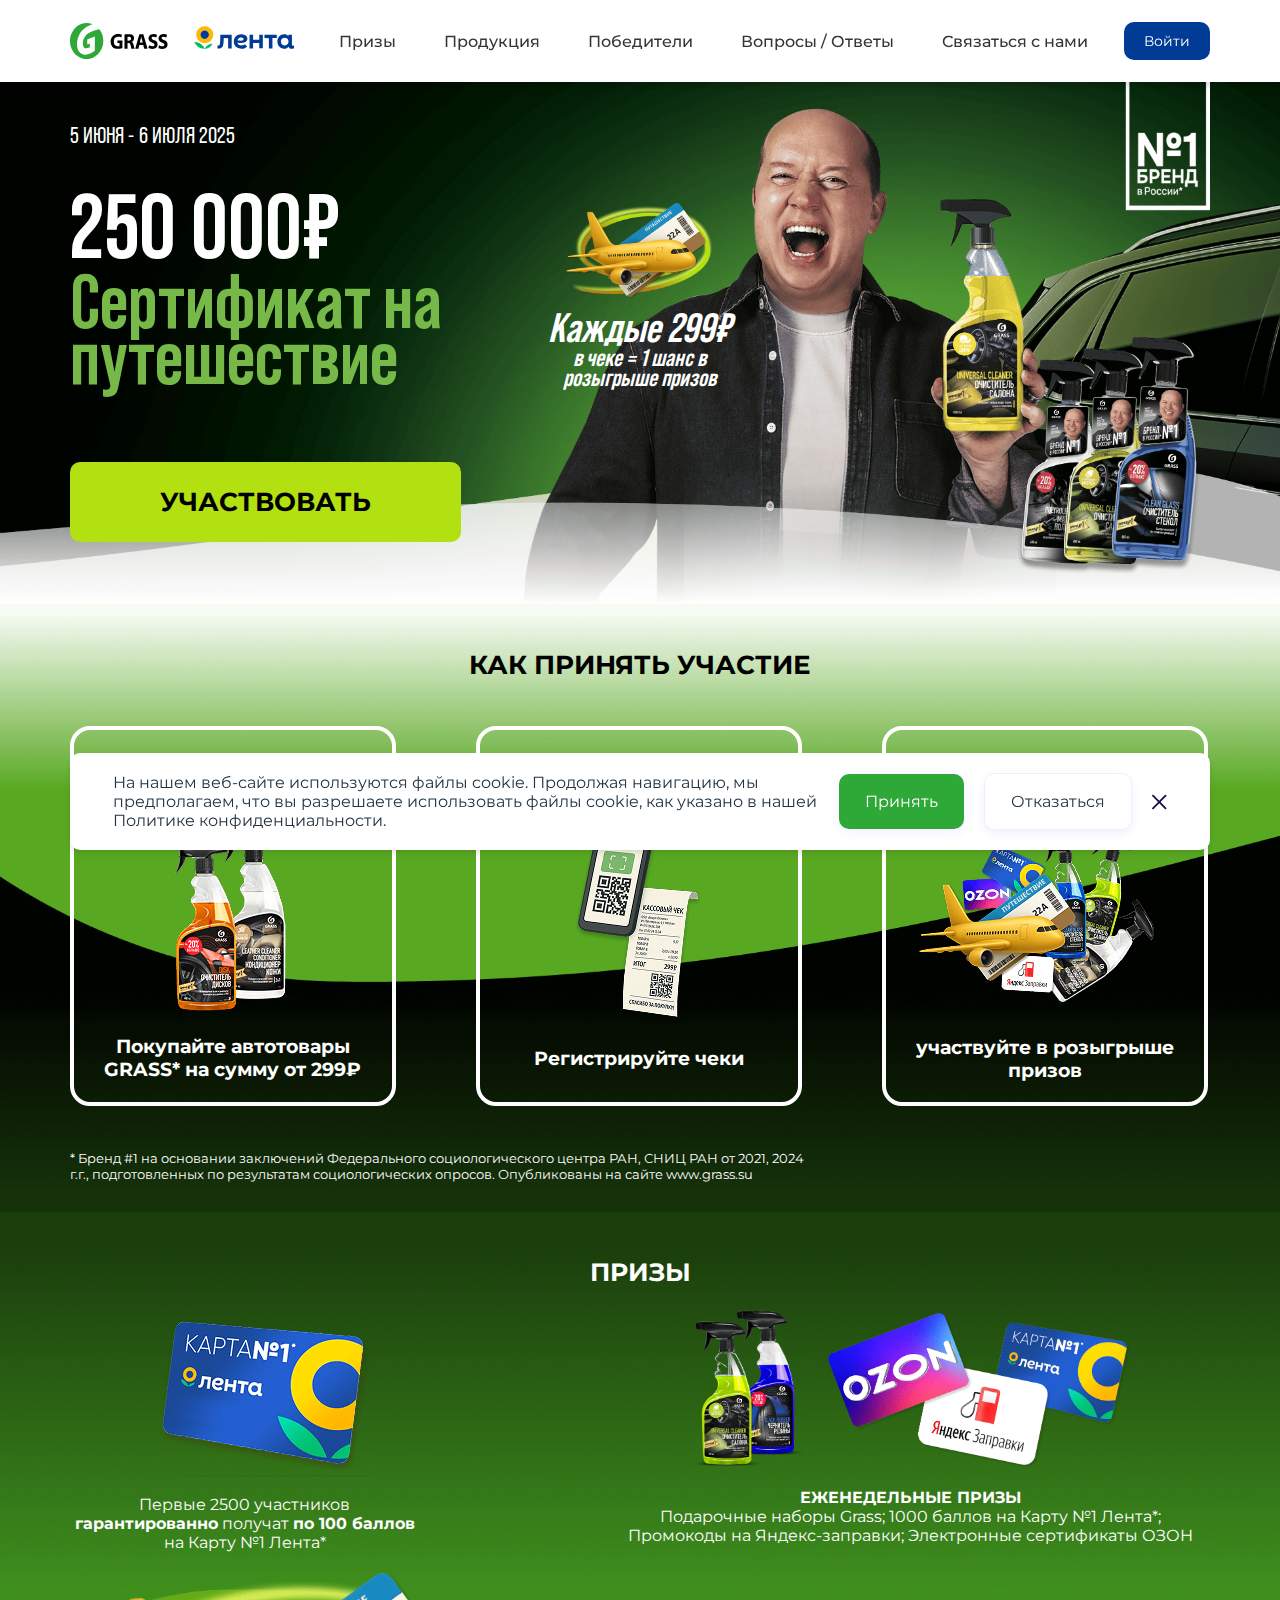
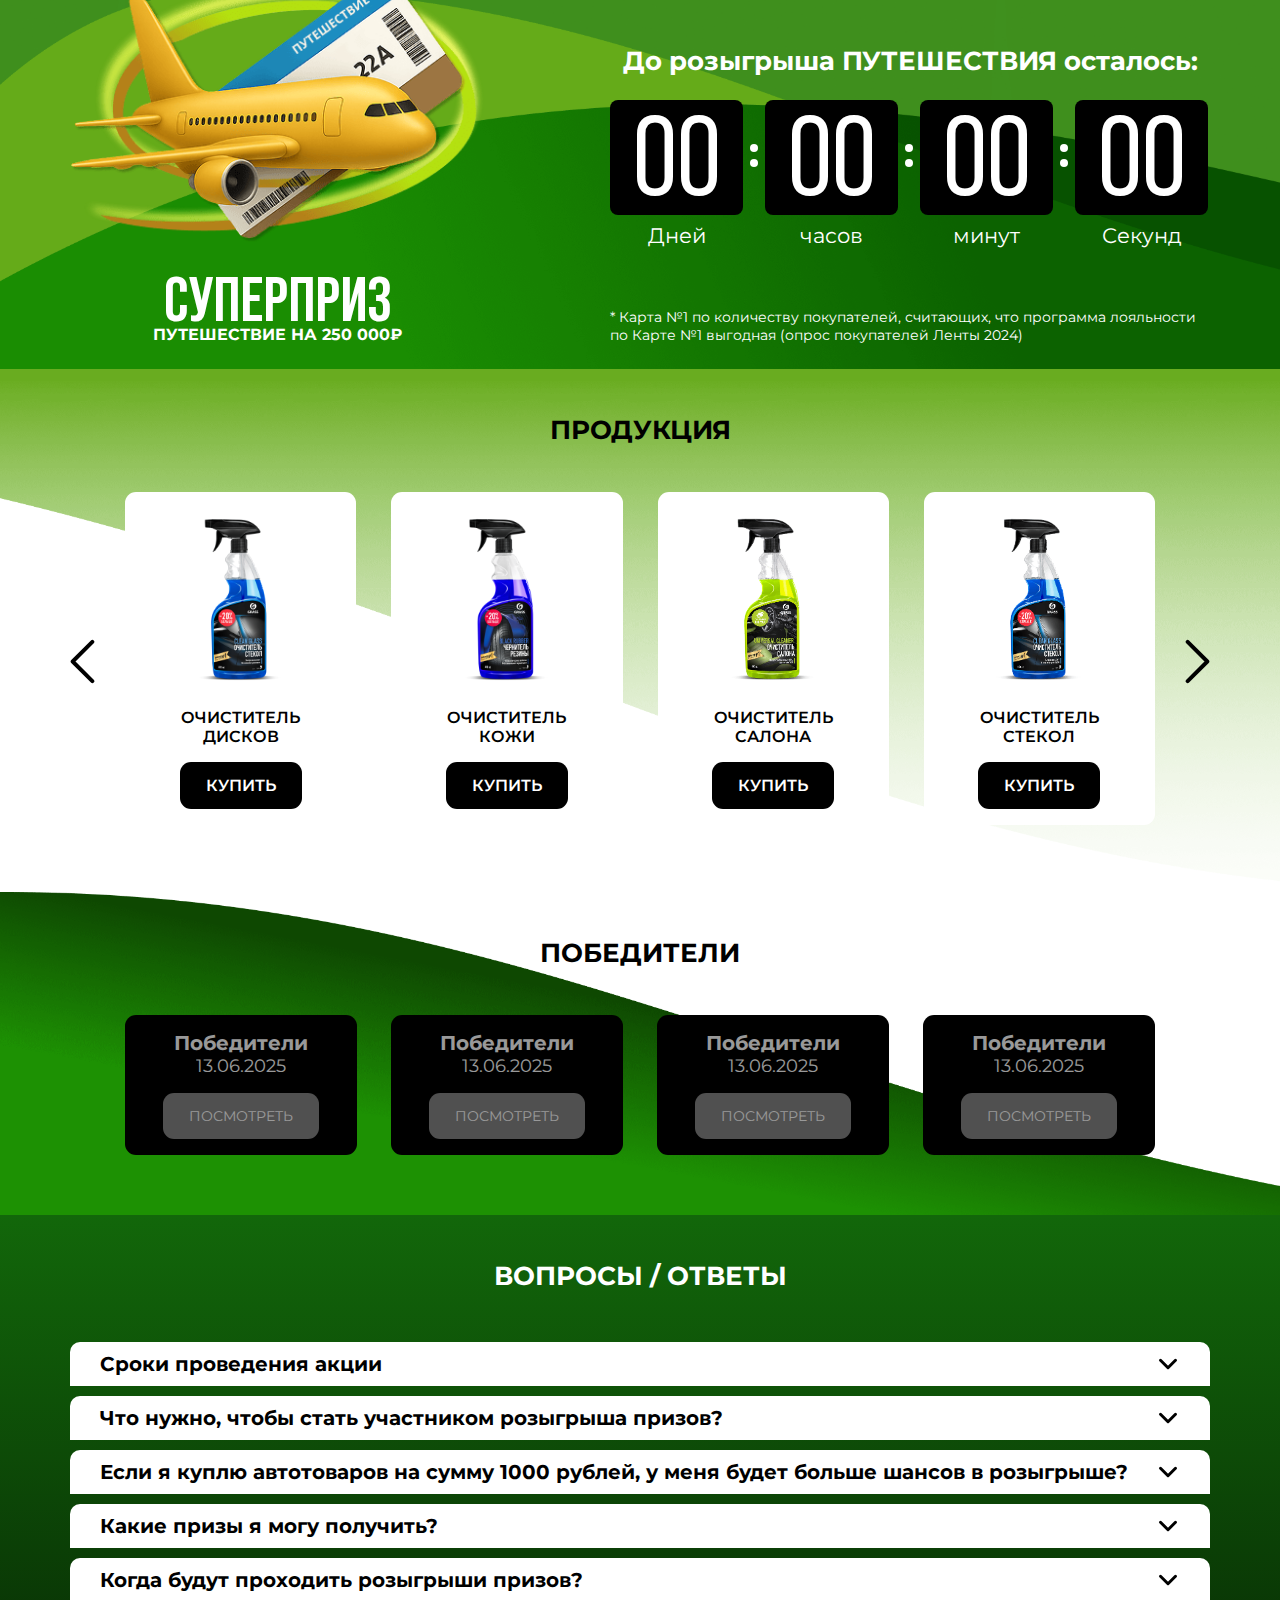
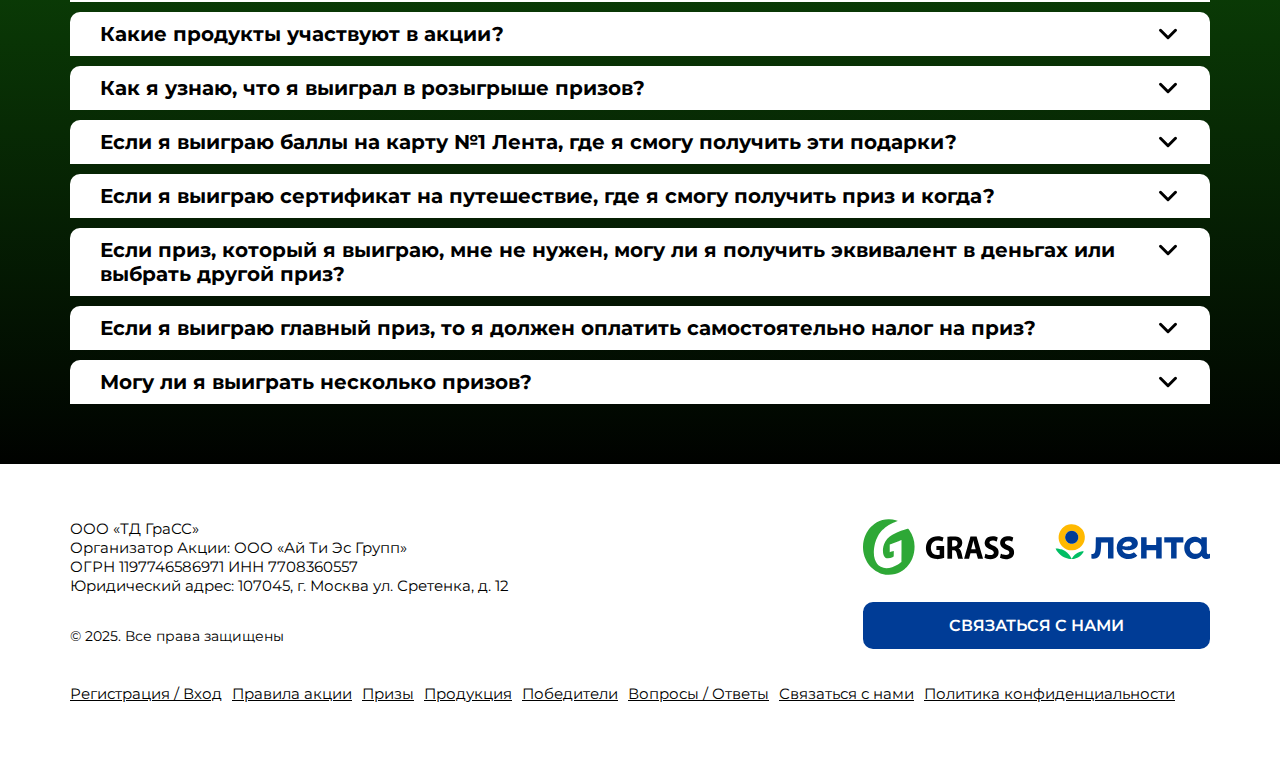
<file: index.html>
<!DOCTYPE html>
<html lang="ru">
<head>




	<meta charset="utf-8"/>
	<meta http-equiv="X-UA-Compatible" content="IE=edge,chrome=1"/>
	<meta name="viewport" content="width=device-width,initial-scale=1">
	<title>Grass</title>

	<link rel="apple-touch-icon" sizes="57x57" href="./favicon/apple-icon-57x57.png">
	<link rel="apple-touch-icon" sizes="60x60" href="./favicon/apple-icon-60x60.png">
	<link rel="apple-touch-icon" sizes="72x72" href="./favicon/apple-icon-72x72.png">
	<link rel="apple-touch-icon" sizes="76x76" href="./favicon/apple-icon-76x76.png">
	<link rel="apple-touch-icon" sizes="114x114" href="./favicon/apple-icon-114x114.png">
	<link rel="apple-touch-icon" sizes="120x120" href="./favicon/apple-icon-120x120.png">
	<link rel="apple-touch-icon" sizes="144x144" href="./favicon/apple-icon-144x144.png">
	<link rel="apple-touch-icon" sizes="152x152" href="./favicon/apple-icon-152x152.png">
	<link rel="apple-touch-icon" sizes="180x180" href="./favicon/apple-icon-180x180.png">
	<link rel="icon" type="image/png" sizes="192x192"  href="./favicon/android-icon-192x192.png">
	<link rel="icon" type="image/png" sizes="32x32" href="./favicon/favicon-32x32.png">
	<link rel="icon" type="image/png" sizes="96x96" href="./favicon/favicon-96x96.png">
	<link rel="icon" type="image/png" sizes="16x16" href="./favicon/favicon-16x16.png">
	<link rel="manifest" href="./favicon/manifest.json">
	<meta name="msapplication-TileColor" content="#ffffff">
	<meta name="msapplication-TileImage" content="./favicon/ms-icon-144x144.png">
	<meta name="theme-color" content="#ffffff">

	<script src="https://cdn.jsdelivr.net/npm/swiper@11/swiper-bundle.min.js"></script>
	<link rel="stylesheet" href="https://cdn.jsdelivr.net/npm/swiper@11/swiper-bundle.min.css" />

  <script type="module" crossorigin src="./assets/js/index.js"></script>
  <link rel="stylesheet" href="./assets/css/index.css">
</head>
<body>

	
		<header class="header">
	<div class="wrapper">
		<div class="menu-button">
			<img src="./assets/img/menu.svg" alt="">
		</div>

		<div class="logo">
			<img src="./assets/img/logo.svg" alt="">
		</div>
		
		<nav class="menu">
			<a href="./#gifts" class="menu__link">Призы</a>
			<a href="./#products" class="menu__link">Продукция</a>
			<a href="./#winners" class="menu__link">Победители</a>
			<a href="./#questions" class="menu__link">Вопросы / Ответы</a>
			<a href="#" class="menu__link" data-modal-open="#modal-contact">Связаться с нами</a>
		</nav>

		
		<div class="info">
			<button class="button" type="button" data-modal-open="#modal-login">
				Войти
			</button>
		</div>
		
	</div>

	<div class="wrapper scroll-button">
		<a href="#" class="button button-banner" data-modal-open="#modal-auth">УЧАСТВОВАТЬ</a>
	</div>

	<div class="mobile-menu">
			<div class="mobile-menu-link" data-modal-open="#modal-rules">Правила акции</div>
			<a href="./#gifts" class="mobile-menu-link">Призы</a>
			<a href="./#products" class="mobile-menu-link">Продукция</a>
			<a href="./#winners" class="mobile-menu-link">Победители</a>
			<a href="./#questions" class="mobile-menu-link">Вопросы / Ответы</a>
			<div class="mobile-menu-link" data-modal-open="#modal-contact">Связаться с нами</div>
			<div class="mobile-menu-link" data-modal-open="#modal-politic">Политика конфиденциальности</div>
	</div>
</header>
	

	
	<div class="banner">
    <div class="wrapper">
        <div class="banner__date">
            5 июня - 6 июля 2025
        </div>
        <div class="banner__body">
            <div class="banner__title">
                <span>250 000₽</span>
                <span class="green">
                    <span>Сертификат на путешествие</span>
                </span>
            </div>
            <div class="banner__prize">
                <div class="banner__prize-img">
                    <img src="./assets/img/prize.png" alt="">
                </div>
                <div class="banner__prize-title">
                    Каждые 299₽
                    <span>в чеке = 1 шанс в розыгрыше призов</span>
                </div>
            </div>
        </div>
        <div class="banner__button">
            УЧАСТВОВАТЬ
        </div>

        <div class="banner__img2">
            <img src="./assets/img/banner-img2.png" alt="">
        </div>
    </div>
    <div class="banner__img">
        <picture>
            <source srcset="./assets/img/banner-mimg.png" media="(max-width: 640px)">
            <img src="./assets/img/banner-img.png" alt="">
        </picture>
    </div>
</div>
	<div class="how">
    <div class="wrapper">
        <div class="how__title">
            Как принять участие
        </div>
        <div class="how__container">
            <div class="how__item">
                <div class="how__num">
                    1
                </div>
                <div class="how__img">
                    <img src="./assets/img/how1.png" alt="">
                </div>
                <div class="how__mtitle">
                    Покупайте автотовары GRASS* на сумму от 299₽ 
                </div>
            </div>
            <div class="how__item">
                <div class="how__num">
                    2
                </div>
                <div class="how__img">
                    <img src="./assets/img/how2.png" alt="">
                </div>
                <div class="how__mtitle">
                    Регистрируйте чеки
                </div>
            </div>
            <div class="how__item">
                <div class="how__num">
                    3
                </div>
                <div class="how__img">
                    <img src="./assets/img/how3.png" alt="">
                </div>
                <div class="how__mtitle">
                    участвуйте в розыгрыше призов
                </div>
            </div>
        </div>
        <div class="how__ps">
            * Бренд #1 на основании заключений Федерального социологического центра РАН, СНИЦ РАН от 2021, 2024 г.г., подготовленных по результатам социологических опросов. Опубликованы на сайте www.grass.su
        </div>
    </div>
    <div class="how__bg">
        <picture>
            <source srcset="./assets/img/how-mbg.png" media="(max-width: 640px)">
            <img src="./assets/img/how-bg.png" alt="">
        </picture>
    </div>
</div>
	<div class="gifts" id="gifts">
    <div class="wrapper">
        <div class="gifts__title">
            Призы
        </div>
        <div class="gifts__container">
            <div class="gifts__item">
                <div class="gifts__img">
                    <img src="./assets/img/gift1.png" alt="">
                </div>
                <div class="gifts__text">
                    Первые 2500 участников <b>гарантированно</b> получат <b>по 100 баллов</b> на Карту №1 Лента*
                </div>
            </div>
            <div class="gifts__item">
                <div class="gifts__img">
                    <img src="./assets/img/gift2.png" alt="">
                </div>
                <div class="gifts__mtitle">
                    Еженедельные призы
                </div>
                <div class="gifts__text">
                    Подарочные наборы Grass; 1000 баллов на Карту №1 Лента*; Промокоды на Яндекс-заправки; Электронные сертификаты ОЗОН
                </div>
            </div>
            <div class="gifts__item gifts__main">
                <div class="gifts__img">
                    <img src="./assets/img/gift3.png" alt="">
                </div>
                <div class="gifts__mtitle">
                    СУПЕРПРИЗ
                </div>
                <div class="gifts__text">
                    Путешествие на 250 000₽
                </div>
            </div>
            <div class="gifts__timer">
                <div class="gifts__title">
                    До розыгрыша ПУТЕШЕСТВИЯ осталось:
                </div>
                <div class="timer" data-date-time="2025-06-05T00:00:00">
                    <div class="timer__item">
                        <div class="gifts__timer-num" id="days">
                            00
                        </div>
                        <div class="gifts__timer-text">
                            Дней
                        </div>
                    </div>
                    <div class="timer__item">
                        <div class="gifts__timer-num" id="hours">
                            00
                        </div>
                        <div class="gifts__timer-text">
                            часов
                        </div>
                    </div>
                    <div class="timer__item">
                        <div class="gifts__timer-num" id="minutes">
                            00
                        </div>
                        <div class="gifts__timer-text">
                            минут
                        </div>
                    </div>
                    <div class="timer__item">
                        <div class="gifts__timer-num" id="seconds">
                            00
                        </div>
                        <div class="gifts__timer-text">
                            Секунд
                        </div>
                    </div>
                </div>
                <div class="gifts__text">
                    * Карта №1 по количеству покупателей, считающих,
                    что программа лояльности по Карте №1 выгодная (опрос покупателей Ленты 2024)
                </div>
            </div>
        </div>
    </div>
    <div class="gifts__bg">
        <picture>
            <img src="./assets/img/gifts-bg.png" alt="">
        </picture>
    </div>
</div>
	<div class="products" id="products">
    <div class="wrapper">
        <div class="products__title">
            Продукция
        </div>
        <div class="products__container">
            <div class="swiper">
                <div class="swiper-wrapper">
                    <div class="swiper-slide">
                        <div class="product__item">
                            <div class="product__img">
                                <img src="./assets/img/product1.png" alt="">
                            </div>
                            <div class="product__title">
                                очиститель дисков
                            </div>
                            <div class="product__button">
                                Купить
                            </div>
                        </div>
                    </div>
                    <div class="swiper-slide">
                        <div class="product__item">
                            <div class="product__img">
                                <img src="./assets/img/product2.png" alt="">
                            </div>
                            <div class="product__title">
                                очиститель кожи
                            </div>
                            <div class="product__button">
                                Купить
                            </div>
                        </div>
                    </div>
                    <div class="swiper-slide">
                        <div class="product__item">
                            <div class="product__img">
                                <img src="./assets/img/product3.png" alt="">
                            </div>
                            <div class="product__title">
                                очиститель салона
                            </div>
                            <div class="product__button">
                                Купить
                            </div>
                        </div>
                    </div>
                    <div class="swiper-slide">
                        <div class="product__item">
                            <div class="product__img">
                                <img src="./assets/img/product4.png" alt="">
                            </div>
                            <div class="product__title">
                                очиститель стекол
                            </div>
                            <div class="product__button">
                                Купить
                            </div>
                        </div>
                    </div>
                    <div class="swiper-slide">
                        <div class="product__item">
                            <div class="product__img">
                                <img src="./assets/img/product4.png" alt="">
                            </div>
                            <div class="product__title">
                                очиститель стекол
                            </div>
                            <div class="product__button">
                                Купить
                            </div>
                        </div>
                    </div>
                </div>
            </div>
            <div class="swiper-left">
                <img src="./assets/img/arrow.svg" alt="">
            </div>
            <div class="swiper-right">
                <img src="./assets/img/arrow.svg" alt="">
            </div>
        </div>
    </div>

    <div class="products__bg">
        <picture>
            <source srcset="./assets/img/products-mbg.png" media="(max-width: 640px)">
            <img src="./assets/img/products-bg.png" alt="">
        </picture>
    </div>
</div>
	<div class="winners" id="winners">
  <div class="wrapper">
    <div class="winners__title">
      Победители
    </div>
    <div class="winners__container">
      <div class="winners__item no-active">
        <div class="winners__name">Победители</div>
        <div class="winners__date">13.06.2025</div>
        <div class="winners__button" data-modal-open="#modal-winners">Посмотреть</div>
      </div>
      <div class="winners__item no-active">
        <div class="winners__name">Победители</div>
        <div class="winners__date">13.06.2025</div>
        <div class="winners__button">Посмотреть</div>
      </div>
      <div class="winners__item no-active">
        <div class="winners__name">Победители</div>
        <div class="winners__date">13.06.2025</div>
        <div class="winners__button">Посмотреть</div>
      </div>
      <div class="winners__item no-active">
        <div class="winners__name">Победители</div>
        <div class="winners__date">13.06.2025</div>
        <div class="winners__button">Посмотреть</div>
      </div>
    </div>
  </div>
  <div class="winners__bg">
    <picture>
      <source srcset="./assets/img/winners-mbg.png" media="(max-width: 640px)">
      <img src="./assets/img/winners-bg.png" alt="">
    </picture>
  </div>
</div>
	<div class="questions" id="questions">
    <div class="wrapper">
        <div class="questions__btitle">
            Вопросы / ответы
        </div>
        <div class="questions__container">
            <div class="questions__item">
                <div class="questions__title">
                    Сроки проведения акции
                </div>
                <div class="questions__text">
                    С 05 июня 2025 г. по 06 июля 2025 г. – период регистрации чеков, общий срок акции – с 05 июня 2025 г. по 15 августа 2025 г. включительно, включая период выдачи призов
                </div>
            </div>
            <div class="questions__item">
                <div class="questions__title">
                    Что нужно, чтобы стать участником розыгрыша призов?
                </div>
                <div class="questions__text">
                    Совершить покупку автотоваров Grass на сумму от 299 рублей в магазинах Лента или в мобильном приложении Лента, или на сайте lenta.com в период акции (с 05.06.2025 по 06.07.2025).<br>
                    Чеки с 05.06.2025 по 12.06.2025 принимают участие в розыгрыше 13.06.2025,<br>
                    чеки с 13.06.2025 по 19.06.2025 принимают участие в розыгрыше 20.06.2025,<br>
                    чеки с 20.06.2025 по 26.06.2025 принимают участие в розыгрыше 27.06.2025,<br>
                    чеки с 27.06.2025 по 06.07.2025 принимают участие в розыгрыше 07.06.2025.<br>
                    В главном розыгрыше 07.07.2025 участвуют все чеки участников акции за период с 05.06.2025 по 06.07.2025.
                </div>
            </div>
            <div class="questions__item">
                <div class="questions__title">
                    Если я куплю автотоваров на сумму 1000 рублей, у меня будет больше шансов в розыгрыше?
                </div>
                <div class="questions__text">
                    За каждые 299 руб. в чеке участник получает дополнительный Шанс в очередном еженедельном розыгрыше призов и в розыгрыше Главного приза.<br>
                    Чем больше покупок автохимии Grass на 299 рублей, тем больше шансов. Каждый дополнительный чек с автотоварами Grass на сумму 299 рублей также дает вам дополнительный шанс в розыгрыше.
                </div>
            </div>
            <div class="questions__item">
                <div class="questions__title">
                    Какие призы я могу получить?
                </div>
                <div class="questions__text">
                    Гарантированные 100 баллов на карту №1 Лента получают первые 2500 участников.<br>
                    Еженедельные призы: подарочные наборы автотоваров бренда GRASS, 1000 баллов на карту №1 Лента, сертификаты Яндекс-заправки, сертификаты ОЗОН.<br>
                    Главный приз - сертификат на путешествие на 250 000 (Двести пятьдесят тысяч) рублей.
                </div>
            </div>
            <div class="questions__item">
                <div class="questions__title">
                    Когда будут проходить розыгрыши призов?
                </div>
                <div class="questions__text">
                    13 июня, 20 июня, 27 июня, 07 июля 2025 г.
                </div>
            </div>
            <div class="questions__item">
                <div class="questions__title">
                    Какие продукты участвуют в акции?
                </div>
                <div class="questions__text">
                    Полный список продукции Grass, участвующей в программе, Вы можете найти в разделе <a href="#" data-modal-open="#modal-rules">Правила</a> на нашем сайте.
                </div>
            </div>
            <div class="questions__item">
                <div class="questions__title">
                    Как я узнаю, что я выиграл в розыгрыше призов?
                </div>
                <div class="questions__text">
                    Победителям будет отправлено письмо на почту, указанную при регистрации в Акции. Также все победители будут размещены на сайте Акции.
                </div>
            </div>
            <div class="questions__item">
                <div class="questions__title">
                    Если я выиграю баллы на карту №1 Лента, где я смогу получить эти подарки?
                </div>
                <div class="questions__text">
                    Эти подарки будут доступны в личном кабинете на сайте и в мобильном приложении Лента в течение 10 дней с момента регистрации (100 баллов) или с момента выигрыша (1000 баллов).
                </div>
            </div>
            <div class="questions__item">
                <div class="questions__title">
                    Если я выиграю сертификат на путешествие, где я смогу получить приз и когда?
                </div>
                <div class="questions__text">
                    Победителю будет отправлено письмо с подробной инструкцией на почту, указанную при регистрации в Акции. Вам будет необходимо связаться с организатором Акции и предоставить необходимые данные для оплаты налога за вас и уточнить детали по получению приза.
                </div>
            </div>
            <div class="questions__item">
                <div class="questions__title">
                    Если приз, который я выиграю, мне не нужен, могу ли я получить эквивалент в деньгах или выбрать другой приз?
                </div>
                <div class="questions__text">
                    Нет, можно получить только тот приз, который вы выиграли. Денежный эквивалент не выплачивается. Вы можете отказаться от приза.
                </div>
            </div>
            <div class="questions__item">
                <div class="questions__title">
                    Если я выиграю главный приз, то я должен оплатить самостоятельно налог на приз?
                </div>
                <div class="questions__text">
                    Налог оплачивает организатор акции ООО «Ай Ти Эс Групп». Никаких выплат со стороны победителей не предусмотрено.
                </div>
            </div>
            <div class="questions__item">
                <div class="questions__title">
                    Могу ли я выиграть несколько призов?
                </div>
                <div class="questions__text">
                    В одном розыгрыше можно выиграть только 1 приз. За весь срок Акции участник может выиграть не более одного приза в еженедельных розыгрышах и один в главном розыгрыше.
                </div>
            </div>
        </div>
    </div>
</div>

	<div class="modal modal-auth " id="modal-auth">
    <div class="modal__container">
        <div class="modal__close" data-modal-close="">
            <svg width="24" height="25" viewBox="0 0 24 25" fill="none" xmlns="http://www.w3.org/2000/svg">
                <path d="M6 18.5L18 6.5M6 6.5L18 18.5" stroke="#0F172A" stroke-width="1.5" stroke-linecap="round" stroke-linejoin="round"></path>
            </svg>
        </div>
        <div class="modal__title">
            Регистрация
        </div>
        <div class="modal__text">
            Необходимо указывать действующий номер телефора и E-mail, к которому Вы имеете доступ
        </div>
        <form class="modal__form" data-disabled-button-form>
            <input type="text" class="input" placeholder="Имя" name="" required data-disabled-button-input>
            <input type="text" class="input" placeholder="Номер Карты №1 «Лента»" name="" required data-disabled-button-input>
            <div class="modal__form-group">
                <input type="text" class="input" placeholder="Тел." name="" required inputmode="numeric" data-tel-input data-disabled-button-input>
                <input type="text" class="input" placeholder="E-mail" name="" required data-disabled-button-input>
            </div>
            <div class="modal__form-group">
                <div class="modal__button modal__button-second" data-modal-open="#modal-code">
                    Получить код
                </div>
                <input type="text" class="input" placeholder="1234" inputmode="numeric" name="" required data-disabled-button-input>
            </div>
            <a href="./upload.html" class="modal__button disabled" data-submit-button>
                Зарегистрироваться
            </a>
            <div class="modal-link-text" data-change-modal="#modal-login">
              Войти
            </div>
            <label class="checkbox">
                <input type="checkbox" class="checkbox__input" name=""  data-disabled-button-checkbox>
                <span class="checkbox__icon"></span>
                <div class="checkbox__text">
                    Настоящим подтверждаю, что я ознакомлен с <a href="#" data-modal-open="#modal-rules">Правилами Акции</a>
                </div>
            </label>
            <label class="checkbox">
                <input type="checkbox" class="checkbox__input" name=""  data-disabled-button-checkbox>
                <span class="checkbox__icon"></span>
                <div class="checkbox__text">
                    Настоящим подтверждаю, что я ознакомлен с Политикой конфиденциальности и согласен на обработку персональных данных
                    в соответствии с <a href="#" data-modal-open="#modal-politic">указанным здесь текстом</a>
                </div>
            </label>
            <label class="checkbox">
                <input type="checkbox" class="checkbox__input" name=""  data-disabled-button-checkbox>
                <span class="checkbox__icon"></span>
                <div class="checkbox__text">
                    Я даю согласие на получение рассылки о предложениях, информации о продуктах/услугах и иной рекламной информации путем отправки сообщений по всем указанным мною при регистрации каналам
                </div>
            </label>
        </form>
    </div>
    <div class="modal__overlay"></div>
</div>
	<div class="modal modal-code " id="modal-code">
    <div class="modal__container">
        <div class="modal__title">
            Код отправлен
        </div>
        <div class="modal__text">
            Вам необходимо проверить почту указанную при регистрации, а также папку СПАМ!
        </div>
        <button class="modal__button" data-modal-close>
            ОК
        </button>
    </div>
    <div class="modal__overlay"></div>
</div>
	<div class="modal modal-contact " id="modal-contact">
    <div class="modal__container">
        <div class="modal__close" data-modal-close="">
            <svg width="24" height="25" viewBox="0 0 24 25" fill="none" xmlns="http://www.w3.org/2000/svg">
                <path d="M6 18.5L18 6.5M6 6.5L18 18.5" stroke="#0F172A" stroke-width="1.5" stroke-linecap="round" stroke-linejoin="round"></path>
            </svg>
        </div>
        <div class="modal__title">
            Связаться с нами
        </div>
        <div class="modal__text">
            Необходимо указывать действующий E-mail к которому вы имеете доступ
        </div>
        <form class="modal__form" data-disabled-button-form>
            <input type="text" class="input" placeholder="Тема сообщения" name="">
            <input type="text" class="input" placeholder="E-mail" name="" required data-disabled-button-input>
            <textarea name="" class="textarea" placeholder="Текст сообщения..." id="" required data-disabled-button-input></textarea>
            <a href="#" class="modal__button disabled" data-submit-button>
                Отправить
            </a>
            <label class="checkbox">
                <input type="checkbox" class="checkbox__input" name=""  data-disabled-button-checkbox>
                <span class="checkbox__icon"></span>
                <div class="checkbox__text">
                    Настоящим подтверждаю, что я ознакомлен с <a href="#" data-modal-open="#modal-rules">Правилами Акции</a>
                </div>
            </label>
            <label class="checkbox">
                <input type="checkbox" class="checkbox__input" name=""  data-disabled-button-checkbox>
                <span class="checkbox__icon"></span>
                <div class="checkbox__text">
                    Настоящим подтверждаю, что я ознакомлен с Политикой конфиденциальности и согласен на обработку персональных данных
                    в соответствии с <a href="#" data-modal-open="#modal-politic">указанным здесь текстом</a>
                </div>
            </label>
            <label class="checkbox">
                <input type="checkbox" class="checkbox__input" name=""  data-disabled-button-checkbox>
                <span class="checkbox__icon"></span>
                <div class="checkbox__text">
                    Я даю согласие на получение рассылки о предложениях, информации о продуктах/услугах и иной рекламной информации путем отправки сообщений по всем указанным мною при регистрации каналам
                </div>
            </label>
        </form>
    </div>
    <div class="modal__overlay"></div>
</div>
	<div class="modal modal-cookie " id="modal-cookie">
    <div class="modal__container">
        <div class="cookie">
            <div class="cookie__text">
                На нашем веб-сайте используются файлы cookie. Продолжая навигацию, мы предполагаем, что вы разрешаете использовать файлы cookie, как указано в нашей Политике конфиденциальности.
            </div>
            <div class="cookie__buttons">
                <div class="cookie__button" data-cookie-accept>
                    Принять
                </div>
                <div class="cookie__button cookie__button-white" data-cookie-close>
                    Отказаться
                </div>
            </div>
            <div class="cookie__close" data-cookie-close>
                <svg width="15" height="16" viewBox="0 0 15 16" fill="none" xmlns="http://www.w3.org/2000/svg">
                    <path d="M0.991211 14.2736L13.5384 1.72644" stroke="#170F49" stroke-width="1.8" stroke-linecap="round" stroke-linejoin="round"/>
                    <path d="M13.5384 14.2736L0.991211 1.72644" stroke="#170F49" stroke-width="1.8" stroke-linecap="round" stroke-linejoin="round"/>
                </svg>
            </div>
        </div>        
    </div>
</div>
	<div class="modal modal-login " id="modal-login">
    <div class="modal__container">
        <div class="modal__close" data-modal-close="">
            <svg width="24" height="25" viewBox="0 0 24 25" fill="none" xmlns="http://www.w3.org/2000/svg">
                <path d="M6 18.5L18 6.5M6 6.5L18 18.5" stroke="#0F172A" stroke-width="1.5" stroke-linecap="round" stroke-linejoin="round"></path>
            </svg>
        </div>
        <div class="modal__title">
            Войти
        </div>
        <div class="modal__text">
            Необходимо указывать действующий E-mail, к которому Вы имеете доступ
        </div>
        <form class="modal__form" data-disabled-button-form>
            <input type="text" class="input" placeholder="E-mail" name="" required data-disabled-button-input>
            <div class="modal__form-group">
                <div class="modal__button modal__button-second" data-modal-open="#modal-code">
                    Получить код
                </div>
                <input type="text" class="input" placeholder="1234" inputmode="numeric" name="" required data-disabled-button-input>
            </div>
            <a href="./upload.html" class="modal__button disabled" data-submit-button>
                Войти
            </a>
            <div class="modal-link-text" data-change-modal="#modal-auth">
              Зарегистрироваться
            </div>
            <label class="checkbox">
                <input type="checkbox" class="checkbox__input" name=""  data-disabled-button-checkbox>
                <span class="checkbox__icon"></span>
                <div class="checkbox__text">
                    Настоящим подтверждаю, что я ознакомлен с <a href="#" data-modal-open="#modal-rules">Правилами Акции</a>
                </div>
            </label>
            <label class="checkbox">
                <input type="checkbox" class="checkbox__input" name=""  data-disabled-button-checkbox>
                <span class="checkbox__icon"></span>
                <div class="checkbox__text">
                    Настоящим подтверждаю, что я ознакомлен с Политикой конфиденциальности и согласен на обработку персональных данных
                    в соответствии с <a href="#" data-modal-open="#modal-politic">указанным здесь текстом</a>
                </div>
            </label>
            <label class="checkbox">
                <input type="checkbox" class="checkbox__input" name=""  data-disabled-button-checkbox>
                <span class="checkbox__icon"></span>
                <div class="checkbox__text">
                    Я даю согласие на получение рассылки о предложениях, информации о продуктах/услугах и иной рекламной информации путем 
                    отправки сообщений по всем указанным мною при регистрации каналам
                </div>
            </label>
        </form>
    </div>
    <div class="modal__overlay"></div>
</div>
	<div class="modal modal-logout " id="modal-logout">
    <div class="modal__container">
        <div class="modal__title">
            Выйти из личного кабинета?
        </div>
        <button class="modal__button">
            Да
        </button>
    </div>
    <div class="modal__overlay"></div>
</div>
	<div class="modal modal-politic " id="modal-politic">
    <div class="modal__container">
        <div class="modal__title">
            Политика в отношении обработки персональных данных
        </div>
        <div class="modal__text">
            <p>
                <b>1. Общие положения</b><br>
                Настоящая политика обработки персональных данных составлена в соответствии с требованиями
                Федерального закона от 27.07.2006. №152-ФЗ «О персональных данных» (далее - Закон о персональных
                данных) и определяет порядок обработки персональных данных и меры по обеспечению безопасности
                персональных данных, предпринимаемые ООО «Ай Ти Эс Групп» (далее – Оператор).<br>
                1.1. Оператор ставит своей важнейшей целью и условием осуществления своей деятельности соблюдение
                прав и свобод человека и гражданина при обработке его персональных данных, в том числе защиты прав
                на неприкосновенность частной жизни, личную и семейную тайну.<br>
                1.2. Настоящая политика Оператора в отношении обработки персональных данных (далее – Политика)
                применяется ко всей информации, которую Оператор может получить о посетителях веб-сайта grasspromo-lenta.ru.<br>
                1.3. Во исполнение требований ч. 2 ст. 18.1 Закона о персональных данных настоящая Политика
                публикуется в свободном доступе в информационно-телекоммуникационной сети Интернет на сайте
                grass-promo-lenta.ru.
            </p><br>
            <p>
                <b>2. Основные понятия, используемые в Политике</b><br>
                2.1. Автоматизированная обработка персональных данных – обработка персональных данных с помощью
                средств вычислительной техники.<br>
                2.2. Блокирование персональных данных – временное прекращение обработки персональных данных (за
                исключением случаев, если обработка необходима для уточнения персональных данных).<br>
                2.3. Веб-сайт – совокупность графических и информационных материалов, а также программ для ЭВМ и
                баз данных, обеспечивающих их доступность в сети интернет по сетевому адресу grass-promo-lenta.ru.<br>
                2.4. Информационная система персональных данных — совокупность содержащихся в базах данных
                персональных данных, и обеспечивающих их обработку информационных технологий и технических
                средств.<br>
                2.5. Обезличивание персональных данных — действия, в результате которых невозможно определить без
                использования дополнительной информации принадлежность персональных данных конкретному
                Пользователю или иному субъекту персональных данных.<br>
                2.6. Обработка персональных данных – любое действие (операция) или совокупность действий
                (операций), совершаемых с использованием средств автоматизации или без использования таких средств
                с персональными данными, включая сбор, запись, систематизацию, накопление, хранение, уточнение
                (обновление, изменение), извлечение, использование, передачу (распространение, предоставление,
                доступ), обезличивание, блокирование, удаление, уничтожение персональных данных.<br>
                2.7. Оператор – государственный орган, муниципальный орган, юридическое или физическое лицо,
                самостоятельно или совместно с другими лицами организующие и (или) осуществляющие обработку
                персональных данных, а также определяющие цели обработки персональных данных, состав
                персональных данных, подлежащих обработке, действия (операции), совершаемые с персональными
                данными.<br>
                2.8. Персональные данные – любая информация, относящаяся прямо или косвенно к определенному или
                определяемому Пользователю веб-сайта grass-promo-lenta.ru.<br>
                2.9. Персональные данные, разрешенные субъектом персональных данных для распространения, -
                персональные данные, доступ неограниченного круга лиц к которым предоставлен субъектом
                персональных данных путем дачи согласия на обработку персональных данных, разрешенных субъектом
                персональных данных для распространения в порядке, предусмотренном Законом о персональных данных
                (далее - персональные данные, разрешенные для распространения).<br>
                2.10. Пользователь – любой посетитель веб-сайта grass-promo-lenta.ru.<br>
                2.11. Предоставление персональных данных – действия, направленные на раскрытие персональных
                данных определенному лицу или определенному кругу лиц.<br>
                2.12. Распространение персональных данных – любые действия, направленные на раскрытие
                персональных данных неопределенному кругу лиц (передача персональных данных) или на ознакомление
                с персональными данными неограниченного круга лиц, в том числе обнародование персональных данных
                в средствах массовой информации, размещение в информационно-телекоммуникационных сетях или
                предоставление доступа к персональным данным каким-либо иным способом.<br>
                2.13. Трансграничная передача персональных данных – передача персональных данных на территорию
                иностранного государства органу власти иностранного государства, иностранному физическому или
                иностранному юридическому лицу.<br>
                2.14. Уничтожение персональных данных – любые действия, в результате которых персональные данные
                уничтожаются безвозвратно с невозможностью дальнейшего восстановления содержания персональных
                данных в информационной системе персональных данных и (или) уничтожаются материальные носители
                персональных данных.
            </p><br>
            <p>
                <b>3. Основные права и обязанности Оператора.</b><br>
                3.1. Оператор имеет право:<br>
                1)самостоятельно определять состав и перечень мер, необходимых и достаточных для обеспечения
                выполнения обязанностей, предусмотренных Законом о персональных данных и принятыми в
                соответствии с ним нормативными правовыми актами, если иное не предусмотрено Законом о
                персональных данных или другими федеральными законами;<br>
                2)поручить обработку персональных данных другому лицу с согласия субъекта персональных данных,
                если иное не предусмотрено федеральным законом, на основании заключаемого с этим лицом договора.
                Лицо, осуществляющее обработку персональных данных по поручению Оператора, обязано соблюдать
                принципы и правила обработки персональных данных, предусмотренные Законом о персональных
                данных, соблюдать конфиденциальность персональных данных, принимать необходимые меры,
                направленные на обеспечение выполнения обязанностей, предусмотренных Законом о персональных
                данных;<br>
                3)в случае отзыва субъектом персональных данных согласия на обработку персональных данных
                Оператор вправе продолжить обработку персональных данных без согласия субъекта персональных
                данных при наличии оснований, указанных в Законе о персональных данных.<br>
                3.2. Оператор обязан:<br>
                1)организовывать обработку персональных данных в соответствии с требованиями Закона о
                персональных данных;<br>
                2)отвечать на обращения и запросы субъектов персональных данных и их законных представителей в
                соответствии с требованиями Закона о персональных данных;<br>
                3)сообщать в уполномоченный орган по защите прав субъектов персональных данных (Федеральную
                службу по надзору в сфере связи, информационных технологий и массовых коммуникаций
                (Роскомнадзор)) по запросу этого органа необходимую информацию в течение 10 рабочих дней с даты
                получения такого запроса. Данный срок может быть продлен, но не более чем на пять рабочих дней. Для
                этого Оператору необходимо направить в Роскомнадзор мотивированное уведомление с указанием
                причин продления срока предоставления запрашиваемой информации;<br>
                4)в порядке, определенном федеральным органом исполнительной власти, уполномоченным в области
                обеспечения безопасности, обеспечивать взаимодействие с государственной системой обнаружения,
                предупреждения и ликвидации последствий компьютерных атак на информационные ресурсы РФ,
                включая информирование его о компьютерных инцидентах, которые повлекли неправомерную передачу
                (предоставление, распространение, доступ) персональных данных.
            </p><br>
            <p>
                <b>4. Основные права субъекта персональных данных. Субъект персональных данных имеет право:</b><br>
                1)получать информацию, касающуюся обработки его персональных данных, за исключением случаев,
                предусмотренных федеральными законами. Сведения предоставляются субъекту персональных данных
                Оператором в доступной форме, и в них не должны содержаться персональные данные, относящиеся к
                другим субъектам персональных данных, за исключением случаев, когда имеются законные основания
                для раскрытия таких персональных данных. Перечень информации и порядок ее получения установлен
                Законом о персональных данных;<br>
                2)требовать от оператора уточнения его персональных данных, их блокирования или уничтожения в
                случае, если персональные данные являются неполными, устаревшими, неточными, незаконно
                полученными или не являются необходимыми для заявленной цели обработки, а также принимать
                предусмотренные законом меры по защите своих прав;<br>
                3)дать предварительное согласие на обработку персональных данных в целях продвижения на рынке
                товаров, работ и услуг;<br>
                4)обжаловать в Роскомнадзоре или в судебном порядке неправомерные действия или бездействие
                Оператора при обработке его персональных данных.<br>
                4.1. Субъекты персональных данных обязаны:<br>
                – предоставлять Оператору достоверные данные о себе;<br>
                – сообщать Оператору об уточнении (обновлении, изменении) своих персональных данных.<br>
                4.2. Лица, передавшие Оператору недостоверные сведения о себе, либо сведения о другом субъекте
                персональных данных без согласия последнего, несут ответственность в соответствии с
                законодательством РФ.<br>
                4.3. Контроль за исполнением требований настоящей Политики осуществляется уполномоченным лицом,
                ответственным за организацию обработки персональных данных у Оператора.<br>
                4.4. Ответственность за нарушение требований законодательства Российской Федерации и нормативных
                актов ООО «Ай Ти Эс Групп» в сфере обработки и защиты персональных данных определяется в
                соответствии с законодательством Российской Федерации.<br>
            </p><br>
            <p>
                <b>5. Оператор может обрабатывать следующие персональные данные Пользователя</b><br>
                5.1. Фамилия, имя, отчество.<br>
                5.2. Адрес электронной почты.<br>
                5.3. Номера телефонов.<br>
                5.4. Год, месяц, дата и место рождения.<br>
                5.5. Фотографии.<br>
                5.6. Реквизиты документа, удостоверяющего личность.<br>
                5.7. Идентификационный номер налогоплательщика (ИНН), дата постановки его на учет,<br>
                5.8. Реквизиты свидетельства постановки на учет в налоговом органе (СНИЛС).<br>
                5.9. Адрес фактического места проживания и регистрации по месту жительства и (или) по месту
                пребывания.<br>
                5.10. Также на сайте происходит сбор и обработка обезличенных данных о посетителях (в т.ч. файлов
                «cookie») с помощью сервисов интернет-статистики (Яндекс Метрика и Гугл Аналитика и других).<br>
                5.11. Вышеперечисленные данные далее по тексту Политики объединены общим понятием Персональные
                данные.<br>
                5.12. Обработка специальных категорий персональных данных, касающихся расовой, национальной
                принадлежности, политических взглядов, религиозных или философских убеждений, интимной жизни,
                Оператором не осуществляется.<br>
                5.13. Обработка персональных данных, разрешенных для распространения, из числа специальных
                категорий персональных данных, указанных в ч. 1 ст. 10 Закона о персональных данных, допускается,
                если соблюдаются запреты и условия, предусмотренные ст. 10.1 Закона о персональных данных.<br>
                5.14. Согласие Пользователя на обработку персональных данных, разрешенных для распространения,
                оформляется отдельно от других согласий на обработку его персональных данных. При этом соблюдаются
                условия, предусмотренные, в частности, ст. 10.1 Закона о персональных данных. Требования к
                содержанию такого согласия устанавливаются уполномоченным органом по защите прав субъектов
                персональных данных.<br>
                5.14.1 Согласие на обработку персональных данных, разрешенных для распространения, Пользователь
                предоставляет Оператору непосредственно.<br>
                5.14.2 Оператор обязан в срок не позднее трех рабочих дней с момента получения указанного согласия
                Пользователя опубликовать информацию об условиях обработки, о наличии запретов и условий на
                обработку неограниченным кругом лиц персональных данных, разрешенных для распространения.<br>
                5.14.3 Передача (распространение, предоставление, доступ) персональных данных, разрешенных
                субъектом персональных данных для распространения, должна быть прекращена в любое время по
                требованию субъекта персональных данных. Данное требование должно включать в себя фамилию, имя,
                отчество (при наличии), контактную информацию (номер телефона, адрес электронной почты или
                почтовый адрес) субъекта персональных данных, а также перечень персональных данных, обработка
                которых подлежит прекращению. Указанные в данном требовании персональные данные могут
                обрабатываться только Оператором, которому оно направлено.<br>
                5.14.4 Согласие на обработку персональных данных, разрешенных для распространения, прекращает свое
                действие с момента поступления Оператору требования, указанного в п. 5.14.3 настоящей Политики в
                отношении обработки персональных данных.
            </p><br>
            <p>
                <b>6. Принципы обработки персональных данных</b><br>
                6.1. Обработка персональных данных осуществляется на законной и справедливой основе.<br>
                6.2. Обработка персональных данных ограничивается достижением конкретных, заранее определенных и
                законных целей. Не допускается обработка персональных данных, несовместимая с целями сбора
                персональных данных.<br>
                6.3. Не допускается объединение баз данных, содержащих персональные данные, обработка которых
                осуществляется в целях, несовместимых между собой.<br>
                6.4. Обработке подлежат только персональные данные, которые отвечают целям их обработки.<br>
                6.5. Содержание и объем обрабатываемых персональных данных соответствуют заявленным целям
                обработки. Не допускается избыточность обрабатываемых персональных данных по отношению к
                заявленным целям их обработки.<br>
                6.6. При обработке персональных данных обеспечивается точность персональных данных, их
                достаточность, а в необходимых случаях и актуальность по отношению к целям обработки персональных
                данных. Оператор принимает необходимые меры и/или обеспечивает их принятие по удалению или
                уточнению неполных, или неточных данных.<br>
                6.7. Оператор принимает необходимые правовые, организационные и технические меры для защиты
                персональных данных от неправомерного или случайного доступа к ним, уничтожения, изменения,
                блокирования, распространения и других несанкционированных действий, в том числе:<br>
                • определяет угрозы безопасности персональных данных при их обработке;<br>
                • принимает локальные нормативные акты и иные документы, регулирующие отношения в сфере
                обработки и защиты персональных данных;<br>
                • назначает лиц, ответственных за обеспечение безопасности персональных данных в структурных
                подразделениях и информационных системах Оператора;<br>
                • создает необходимые условия для работы с персональными данными;<br>
                • организует учет документов, содержащих персональные данные;<br>
                • организует работу с информационными системами, в которых обрабатываются персональные
                данные;<br>
                • хранит персональные данные в условиях, при которых обеспечивается их сохранность и исключается
                неправомерный доступ к ним;<br>
                • организует обучение работников Оператора, осуществляющих обработку персональных данных.<br>
                6.7. Хранение персональных данных осуществляется в форме, позволяющей определить субъекта
                персональных данных, не дольше, чем этого требуют цели обработки персональных данных, если срок
                хранения персональных данных не установлен федеральным законом, договором, стороной которого,
                выгодоприобретателем или поручителем, по которому является субъект персональных данных.
                Обрабатываемые персональные данные уничтожаются либо обезличиваются по достижении целей
                обработки или в случае утраты необходимости в достижении этих целей, если иное не предусмотрено
                федеральным законом.
            </p><br>
            <p>
                <b>7. Цели обработки персональных данных</b><br>
                7.1. Цели обработки персональных данных Пользователя:<br>
                – Выполнение обязанности Организатора (вручение призов и подарков победителям) Акции «Розыгрыш
                автотоваров Grass» (далее – «Акция»),<br>
                – Выполнение обязанности налогового агента в рамках проведения Акции,<br>
                – информирование Пользователей посредством отправки электронных писем об Акции;<br>
                – предоставление доступа Пользователю к сервисам, информации и/или материалам, содержащимся на
                веб-сайте grass-promo-lenta.ru.<br>
                7.2. Также Оператор имеет право направлять Пользователю уведомления о новых продуктах и услугах,
                специальных предложениях и различных событиях. Пользователь всегда может отказаться от получения
                информационных сообщений, направив Оператору письмо на адрес электронной почты
                post@itsgroup24.ru. с пометкой «Отказ от уведомлений о новых продуктах и услугах и специальных
                предложениях».<br>
                7.3. Обезличенные данные Пользователей, собираемые с помощью сервисов интернет-статистики, служат
                для сбора информации о действиях Пользователей на сайте, улучшения качества сайта и его содержания.
            </p><br>
            <p>
                <b>8. Правовые основания обработки персональных данных</b><br>
                8.1. Правовыми основаниями обработки персональных данных Оператором являются:<br>
                − Конституция Российской Федерации;<br>
                − Гражданский кодекс Российской Федерации;<br>
                − Налоговый кодекс Российской Федерации;<br>
                − Федеральный закон от 08.02.1998 № 14-ФЗ «Об обществах с ограниченной ответственностью»;<br>
                − иные нормативные правовые акты, регулирующие отношения, связанные с деятельностью
                Оператора;<br>
                − устав ООО «Ай Ти Эс Групп»;<br>
                − договоры, заключаемые между Оператором и субъектами персональных данных;<br>
                − согласия Пользователей на обработку их персональных данных, на обработку персональных данных,
                разрешенных для распространения.<br>
                8.2. Оператор обрабатывает персональные данные Пользователя только в случае их заполнения и/или
                отправки Пользователем самостоятельно через специальные формы, расположенные на сайте grasspromo-lenta.ru. или направленные Оператору посредством электронной почты. Заполняя
                соответствующие формы и/или отправляя свои персональные данные Оператору, Пользователь выражает
                свое согласие с данной Политикой.<br>
                8.3. Оператор обрабатывает обезличенные данные о Пользователе в случае, если это разрешено в
                настройках браузера Пользователя (включено сохранение файлов «cookie» и использование технологии
                JavaScript).<br>
                8.4. Субъект персональных данных самостоятельно принимает решение о предоставлении его
                персональных данных и дает согласие свободно, своей волей и в своем интересе.
            </p><br>
            <p>
                <b>9. Условия обработки персональных данных</b><br>
                9.1. Обработка персональных данных осуществляется с согласия субъекта персональных данных на
                обработку его персональных данных.<br>
                9.2. Обработка персональных данных необходима для достижения целей, предусмотренных
                международным договором Российской Федерации или законом, для осуществления возложенных
                законодательством Российской Федерации на оператора функций, полномочий и обязанностей.<br>
                9.3. Обработка персональных данных необходима для осуществления правосудия, исполнения судебного
                акта, акта другого органа или должностного лица, подлежащих исполнению в соответствии с
                законодательством Российской Федерации об исполнительном производстве.<br>
                9.4. Обработка персональных данных необходима для исполнения договора, стороной которого либо
                выгодоприобретателем или поручителем, по которому является субъект персональных данных, а также
                для заключения договора по инициативе субъекта персональных данных или договора, по которому
                субъект персональных данных будет являться выгодоприобретателем или поручителем.<br>
                9.5. Обработка персональных данных необходима для осуществления прав и законных интересов
                оператора или третьих лиц либо для достижения общественно значимых целей при условии, что при этом
                не нарушаются права и свободы субъекта персональных данных.<br>
                9.6. Осуществляется обработка персональных данных, доступ неограниченного круга лиц к которым
                предоставлен субъектом персональных данных либо по его просьбе (далее – общедоступные
                персональные данные).<br>
                9.7. Осуществляется обработка персональных данных, подлежащих опубликованию или обязательному
                раскрытию в соответствии с федеральным законом.
            </p><br>
            <p>
                <b>10. Порядок сбора, хранения, передачи и других видов обработки персональных данных</b><br>
                Безопасность персональных данных, которые обрабатываются Оператором, обеспечивается путем
                реализации правовых, организационных и технических мер, необходимых для выполнения в полном
                объеме требований действующего законодательства в области защиты персональных данных.<br>
                10.1. Оператор обеспечивает сохранность персональных данных и принимает все возможные меры,
                исключающие доступ к персональным данным неуполномоченных лиц.<br>
                10.2. Персональные данные Пользователя никогда, ни при каких условиях не будут переданы третьим
                лицам, за исключением случаев, связанных с исполнением действующего законодательства либо в случае,
                если субъектом персональных данных дано согласие Оператору на передачу данных третьему лицу для
                исполнения обязательств по гражданско-правовому договору.<br>
                10.3. В случае выявления неточностей в персональных данных, Пользователь может актуализировать их
                самостоятельно, путем направления Оператору уведомление на адрес электронной почты
                Оператора post@itsgroup24.ru. с пометкой «Актуализация персональных данных».<br>
                10.4. Срок обработки персональных данных определяется достижением целей, для которых были собраны
                персональные данные, если иной срок не предусмотрен договором или действующим законодательством.
                Пользователь может в любой момент отозвать свое согласие на обработку персональных данных,
                направив Оператору уведомление посредством электронной почты на электронный адрес
                Оператора post@itsgroup24.ru с пометкой «Отзыв согласия на обработку персональных данных».<br>
                10.5. Вся информация, которая собирается сторонними сервисами, в том числе платежными системами,
                средствами связи и другими поставщиками услуг, хранится и обрабатывается указанными лицами
                (Операторами) в соответствии с их Пользовательским соглашением и Политикой конфиденциальности.
                Субъект персональных данных и/или Пользователь обязан самостоятельно своевременно ознакомиться с
                указанными документами. Оператор не несет ответственность за действия третьих лиц, в том числе
                указанных в настоящем пункте поставщиков услуг.<br>
                10.6. Установленные субъектом персональных данных запреты на передачу (кроме предоставления
                доступа), а также на обработку или условия обработки (кроме получения доступа) персональных данных,
                разрешенных для распространения, не действуют в случаях обработки персональных данных в
                государственных, общественных и иных публичных интересах, определенных законодательством РФ.<br>
                10.7. Оператор при обработке персональных данных обеспечивает конфиденциальность персональных
                данных.<br>
                10.8. Оператор осуществляет хранение персональных данных в форме, позволяющей определить субъекта
                персональных данных, не дольше, чем этого требуют цели обработки персональных данных, если срок
                хранения персональных данных не установлен федеральным законом, договором, стороной которого,
                выгодоприобретателем или поручителем, по которому является субъект персональных данных.<br>
                10.9. Условием прекращения обработки персональных данных может являться достижение целей
                обработки персональных данных, истечение срока действия согласия субъекта персональных данных или
                отзыв согласия субъектом персональных данных, а также выявление неправомерной обработки
                персональных данных.
            </p><br>
            <p>
                <b>11. Перечень действий, производимых Оператором с полученными персональными данными</b><br>
                11.1. Оператор осуществляет сбор, запись, систематизацию, накопление, хранение, уточнение
                (обновление, изменение), извлечение, использование, передачу (распространение, предоставление,
                доступ), обезличивание, блокирование, удаление и уничтожение персональных данных.<br>
                11.2. Оператор осуществляет автоматизированную обработку персональных данных с получением и/или
                передачей полученной информации по информационно-телекоммуникационным сетям или без таковой.
            </p><br>
            <p>
                <b>12. Трансграничная передача персональных данных</b><br>
                12.1. Трансграничная передача персональных данных не осуществляется, персональные данные
                обрабатываются и хранятся на территории РФ.
            </p><br>
            <p>
                <b>13. Конфиденциальность персональных данных</b><br>
                13.1. Оператор и иные лица, получившие доступ к персональным данным, обязаны не раскрывать третьим
                лицам и не распространять персональные данные без согласия субъекта персональных данных, если иное
                не предусмотрено федеральным законом.<br>
                13.2. Согласие на обработку персональных данных, разрешенных субъектом персональных данных для
                распространения, оформляется отдельно от иных согласий субъекта персональных данных на обработку
                его персональных данных. Требования к содержанию согласия на обработку персональных данных,
                разрешенных субъектом персональных данных для распространения, утверждены Приказом
                Роскомнадзора от 24.02.2021 N 18.<br>
                14. Заключительные положения<br>
                14.1. Пользователь может получить любые разъяснения по интересующим вопросам, касающимся
                обработки его персональных данных, обратившись к Оператору с помощью электронной
                почты post@itsgroup24.ru.<br>
                14.2. В данном документе будут отражены любые изменения политики обработки персональных данных
                Оператором. Политика действует бессрочно до замены ее новой версией.<br>
                14.3. Актуальная версия Политики в свободном доступе расположена в сети Интернет по адресу grasspromo-lenta.ru.
            </p><br>
        </div>
        <button class="modal__button" data-modal-close>
            Да
        </button>
    </div>
    <div class="modal__overlay"></div>
</div>
	<div class="modal modal-preview " id="modal-preview">
    <div class="modal__container">
        <div class="modal__logo">
            <img src="./assets/img/logo.svg" alt="">
        </div>
        <div class="modal__text">
            Старт Акции и<br />
            <b>начало регистрации с 5 июня 2025 г.</b><br />
            Приглашаем к участию!
        </div>
    </div>
    <div class="modal__overlay disabled"></div>
</div>
	<div class="modal modal-rules " id="modal-rules">
    <div class="modal__container">
        <div class="modal__title">
            Правила проведения стимулирующего рекламного мероприятия
        </div>
        <div class="modal__text">
            <p style="text-align:center;"><b>«Розыгрыш автотоваров GRASS»</b> (далее по тексту – Акция)</p><br>
           <p>
                <b>1. Общие положения</b><br>
                1.1. Акция «Розыгрыш автотоваров GRASS» является стимулирующим рекламным мероприятием,
                направленным на привлечение внимания, формирование интереса и продвижение на рынке
                рекламируемой продукции, а также торговой сети «ЛЕНТА».<br>
                1.2. Акция не является лотереей, не содержит элемента риска и проводится в соответствии с
                законодательством Российской Федерации и настоящими условиями (далее - «Правила»).<br>
                1.3. Информирование о сроках и условиях Акции, в том числе Организаторе Акции, правилах участия
                в Акции, размере и форме призов Акции, а также порядке и сроках объявления результатов Акции, месте
                и порядке вручения призов осуществляется путем размещения настоящих Правил на интернет-сайте
                <a href="http://grass-promo-lenta.ru">http://grass-promo-lenta.ru</a> (далее – Сайт Акции).<br>
                1.4. Организатор имеет право в одностороннем порядке вносить изменения в настоящие Правила, в
                том числе приостановить ее проведение в любой момент и/или изменить срок Акции без объяснения
                причин, уведомив об этом участников Акции за 1 календарный день, разместив обновление Правил на
                Сайте Акции.
           </p><br>
            <p>
                <b>2. Термины и определения</b><br>
                2.1. <b>Заказчик Акции</b> – ООО «ТД ГраСС», далее – «Заказчик»,
                Юридический адрес: Россия, 404143, Волгоградская обл., м.р-н Среднеахтубинский, г.п. рабочий
                поселок Средняя Ахтуба, рп. Средняя Ахтуба, ул. Промышленная, д. 12.<br>
                2.2. <b>Организатор Акции</b>, далее – «Организатор»
                Общество с ограниченной ответственностью «Ай Ти Эс Групп»,
                ОГРН 1197746586971, ИНН 7708360557, Юридический адрес: 107045, г. Москва, ул. Сретенка, д. 12, этаж
                1 помещ. II ком. 3<br>
                В рамках Акции Организатор осуществляет юридическое сопровождение Акции, проводит розыгрыш
                призов, формирование и вручение призового фонда, осуществляет коммуникацию с Участниками Акции,
                направление призов Акции, исполнение роли налогового агента.<br>
                <b>Партнер Акции</b> – ООО «ЛЕНТА», (адрес: 197374, г. Санкт Петербург, ул. Савушкина, 112, литера Б, ИНН
                7814148471, ОГРН 1037832048605). далее – «Партнер».<br>
                2.3. Участник Акции – физическое лицо, достигшее возраста 18 лет, являющееся гражданином
                Российской Федерации и являющееся держателем действующей Карты №1 (№1 по количеству
                покупателей считающих, что программа лояльности по Карте № 1 выгодная (опрос покупателей Ленты
                2024)), зарегистрированной в программе лояльности торговой сети «ЛЕНТА», выполнивший требования
                настоящих Правил для участия в Акции.<br>
                Совершение действий, указанных в разделе 5 настоящих Правил признается заявкой на участие в Акции,
                договор между Участником Акции и Организатором считается заключенным, а такое лицо признается
                Участником Акции и обладает правом на участие в розыгрыше Приза. Принимая участие в Акции, а
                именно, совершая последовательность действий, указанных в настоящих Правилах, имеющих целью
                участие в Акции, Участник соглашается с условиями настоящих Правил.<br>
                2.4. Участниками Акции не могут быть работники и уполномоченные представители Заказчика,
                Организатора, их аффилированных лиц, члены семей таких работников и представителей, а равно
                работники и представители других лиц, имеющих непосредственное отношение к организации и/или
                проведению Акции, а также члены их семей.<br>
                Также Участниками Акции не могут быть клиенты ЛЕНТА ПРО и сторонних сервисов доставки.<br>
                2.5. Организатор имеет право на свое собственное усмотрение, не объясняя Участникам причин и не
                вступая в переписку, признать недействительными любые действия участников Акции, а также запретить
                дальнейшее участие в Акции любому лицу, в отношении которого у Организатора возникли
                обоснованные подозрения в том, что он подделывает, искажает данные и/или извлекает выгоду из
                любой подделки, искажения данных, необходимых для участия в Акции.<br>
                2.6. Организатор и Заказчик Акции не несут ответственность за любые технические сложности в работе
                мобильного интернета, сторонних сервисов (сайта ФНС России, мессенджеров, браузеров), которые
                могут отразиться на работоспособности Сайта Акции.<br>
            </p><br>
            <p>
                <b>3. Сроки и территория проведения Акции</b><br>
                3.1. Срок проведения Акции.<br>
                Общий срок проведения Акции (включая период вручения Призов): с 05 июня 2025 года по 15 августа
                2025 года.<br>
                <b>Срок совершения покупок и загрузки чеков для участия в розыгрыше Призов: с 05 июня 2025 года по
                06 июля 2025 года.</b><br>
                Розыгрыши Призов:<br>
                • 13 июня 2025 года;<br>
                • 20 июня 2025 года;<br>
                • 27 июня 2025 года;<br>
                • 07 июля 2025 года.<br>
                Публикация итогов каждого розыгрыша происходит на интернет-сайте Акции - <a href="http://grass-promo-lenta.ru">http://grass-promo-lenta.ru</a> <br>
                Период вручения Призов победителям Акции: с 13 июня 2025 года по 15 августа 2025 г. (включительно)<br>
                3.2. Время во всех пунктах настоящих Правил указывается московское.<br>
                3.3. Территория проведения Акции: гипермаркеты «ЛЕНТА» на территории Российской Федерации,
                указанные в Дополнении №1 к настоящим Правилам, в том числе онлайн покупки из указанных
                гипермаркетов. Акция недоступна при заказе доставки товара у партнеров- агрегаторов.<br>
                С полным перечнем адресов магазинов сети «ЛЕНТА» можно ознакомиться на сайте
                <a href="https://lenta.com/allmarkets/">https://lenta.com/allmarkets/</a>
            </p><br>
            <p>
                <b>4. Призовой фонд Акции</b><br>
                4.1. Призовой фонд ограничен, формируется из средств Заказчика Акции и Организатора,
                используется исключительно для предоставления призов победителям Акции и состоит из призов,
                указанных в таблице ниже:<br>
		<div class="table-overflow">
                <table>
                    <tr>
                        <th>Наименование приза</th>
                        <th>Кол-во, шт.</th>
                        <th>Сумма Приза в руб.</th>
                        <th>Условия распределения</th>
                        <th>Приз вручает</th>
                    </tr>
                    <tr>
                        <td colspan="5">
                            <b>Гарантированные призы</b>
                        </td>
                    </tr>
                    <tr>
                        <td>Баллы на Карту №1</td>
                        <td>2500</td>
                        <td>100,00 ₽</td>
                        <td>Первым 2500 участникам, выполнившим условия Акции</td>
                        <td>Партнер</td>
                    </tr>
                    <tr>
                        <td colspan="5">
                            <b>Еженедельные призы</b>
                        </td>
                    </tr>
                    <tr>
                        <td>Набор автокосметики </td>
                        <td>100</td>
                        <td>899,00 ₽</td>
                        <td>25 шт в неделю/каждый розыгрыш</td>
                        <td>Организатор</td>
                    </tr>
                    <tr>
                        <td>1000 баллов на Карту №1  </td>
                        <td>40</td>
                        <td>1 000,00 ₽</td>
                        <td>10 шт в неделю/каждый розыгрыш</td>
                        <td>Партнер</td>
                    </tr>
                    <tr>
                        <td>Промокод «Яндекс заправки» </td>
                        <td>80</td>
                        <td>2 000,00 ₽ </td>
                        <td>20 шт в неделю/каждый розыгрыш</td>
                        <td>Организатор</td>
                    </tr>
                    <tr>
                        <td>Электронный подарочный сертификат ОЗОН</td>
                        <td>28</td>
                        <td>4 000,00 ₽</td>
                        <td>7 шт в неделю/каждый розыгрыш</td>
                        <td>Организатор</td>
                    </tr>


                    <tr>
                        <td colspan="5">
                            <b>Главный приз</b>
                        </td>
                    </tr>
                    <tr>
                        <td>
                            Главный приз - сертификат на
                            путешествие (подарочный
                            сертификат «Корал тревел»
                            номиналом 250 000 рублей), а
                            также Денежная часть приза в
                            размере 132 462,00 рублей,
                            рассчитываемая по формуле Y =
                            (N – 4000)/0,65*0,35 (где: Y –
                            сумма денежной части приза, N
                            - стоимость вещественной части
                            приза).
                            Денежная часть приза
                            исчисляется исходя из общей
                            стоимости приза и
                            используется Организатором
                            для уплаты НДФЛ, согласно
                            требованиям действующего
                            законодательства РФ.
                            Сертификат и денежная часть
                            приза являются единым
                            призом. Выплата денежной
                            части приза отдельно от приза
                            не производится.
                        </td>
                        <td>1</td>
                        <td>250 000,00 ₽</td>
                        <td>Финальный розыгрыш 07 июля 2025 г.</td>
                        <td>Организатор</td>
                    </tr>
                </table>
		</div>

                *Срок действия баллов составляет 6 (шесть) месяцев с даты начисления на Карту №1.<br><br>
                4.2. За весь срок Акции Участник Акции может выиграть <b>не более одного приза в еженедельных и
                главном розыгрышах</b>, указанных в п. 4.1. настоящих Правил.<br>
                Баллы на Карту №1 получают 2500 первых уникальных участников. Гарантированный приз – 100 баллов
                на Карту №1 один участник может получить <b>только один раз</b> за весь период Акции.<br>
                4.3. Характеристики Призов определяются Организатором Акции, могут не совпадать с ожиданиями
                Участников Акции и отличаться от изображений Призов на Сайте Акции и/или в рекламных материалах.<br>
                4.4. Организатор вправе по своему усмотрению изменить состав Призового фонда, а также заменить
                тот или иной Приз сопоставимым по характеристикам. Сопоставимость определяется Организатором.<br>
                4.5. Замена Призов, выплата денежной компенсации вместо Приза по запросу Участников Акции не
                производятся.<br>
                4.6. Внимание! Организатор настоящим информирует Участников об обязанностях уплаты налога на
                доходы физических лиц со стоимости приза, превышающей 4000 рублей по ставке 35% на основании
                статьи 217 и статьи 224 Налогового Кодекса РФ. В соответствии с требованиями действующего
                законодательства Российской Федерации Организатор Акции предоставляет в налоговые органы, по
                месту своей регистрации, сведения о доходах физических лиц по форме «Справка о доходах»,
                выплаченных Участникам в связи с получением призов Акции. При выдаче приза Организатор Акции,
                исполняя обязанности налогового агента, исчисляет налог на доходы физических лиц и удерживает
                его из денежной части приза в соответствии с действующим налоговым законодательством
                Российской Федерации для перечисления его в бюджет соответствующего уровня.<br>
                Одновременно Организатор информирует участников о том, что в случае получения в налоговом
                периоде иных призов в результате выигрыша в иных различных стимулирующих мероприятиях с
                совокупной стоимостью более, чем 4 000 рублей, такой участник самостоятельно оплачивает НДФЛ со
                стоимости таких призов в размере 35% во исполнение ст. 226 Налогового Кодекса Российской
                Федерации.
            </p><br>
            <p>
                <b>5. Порядок участия в Акции</b><br>
                5.1. Для того, чтобы стать участником розыгрыша Призов, необходимо:<br>
                5.1.1. Быть участником программы лояльности торговой сети «ЛЕНТА».<br>
                5.1.2. Совершить покупку автотоваров Grass не менее, чем на 299 рублей 00 копеек в одном
                чеке в сроки, предусмотренные в 3.1 настоящих Правил в любом магазине «ЛЕНТА», указанном в<br>
                Дополнении №1 к настоящим Правилам. Полный список акционных автотоваров Grass указан в<br>
                Дополнении №2 к настоящим Правилам.<br>
                5.1.3. Зарегистрироваться на Сайте Акции, указав в обязательном порядке имя, номер мобильного
                телефона, адрес электронной почты, номер Карты №1.<br>
                5.1.4. Зарегистрировать чек с совершенной покупкой автотоваров Grass путем загрузки фото/скана
                кассового чека в хорошем читаемом качестве с QR-кодом (или загрузкой электронного чека) в
                соответствующем разделе на Сайте.<br>
                5.1.5. Дождаться информации на Сайте, что чек принят.<br>
                5.1.6. Первые 2 500 уникальных участников акции однократно получают 100 баллов на Карту №1
                после подтверждения участия в Акции.<br>
                5.2. Покупка в чеке на сумму 299 (Двести девяносто девять) рублей 00 копеек под товарным знаком
                Grass (список акционных товаров указан в Дополнении №2 к Правилам) является 1 (Одной) заявкой на
                участие в Акции. Если участник совершил единовременную покупку 1 (Одного) Продукта под товарным
                знаком Grass, фигурирующую в кассовом чеке, Участник получается 1 (Один) шанс в розыгрыше. Если
                Участник совершил единовременную покупку 2 (Двух) продуктов под товарным знаком Grass,
                фигурирующую в кассовом чеке, Участник получается 2 (Два) шанс в розыгрыше и т.д.<br>
                5.3. Организатор не несет ответственность за наличие и/или окончание Товара, участвующего в Акции.
            </p><br>
            <p>
                <b>6. Порядок определения Победителей</b><br>
                6.1. Определение обладателей Призов (победителей) производится в период Розыгрыша Призов (п.
                3.1. Правил) среди Участников Акции, выполнивших условия участия в Акции (раздел 5 Правил) в период
                срока выполнения условий для участия в розыгрыше Призов (п. 3.1. Правил).<br>
                6.2. Организатор формирует список Участников Акции, соответствующих п. 6.1. настоящих Правил с
                присвоением каждому зарегистрированному чеку уникального ID, под которым они принимают участие
                в розыгрыше Призов. Реестр ID для розыгрыша формируется Организатором автоматически в
                хронологическом порядке.<br>
                6.3. При проведении каждого розыгрыша нумерация призов начинается с первого номера. Процедура
                по определению Победителей одинакова для всех призов во всех Розыгрышах. Для каждого розыгрыша
                создается отдельный реестр, в который включаются все чеки участников, поданные согласно условиям,
                указанным в п. 5. настоящих Правил.<br>
                6.4. Формула для розыгрыша Призов среди участников, соответствующих п. 5. настоящих Правил и
                включенных в реестр для розыгрыша Призов:<br>
                N=X/(Q+1), где:<br>
                N — порядковый номер выигрышной заявки претендента на получение приза / коэффициент для
                определения порядковых номеров выигрышных заявок на получение призов.<br>
                Х – общее количество заявок, зарегистрированных за период приёма заявок в розыгрыш.<br>
                Q – количество призов, разыгрываемых в период розыгрыша.<br>
                В случае получения дробного значения числа N при расчете по формуле округление производится до
                целого числа в меньшую сторону.<br>
                В случае, если в Розыгрыше предусмотрено более одного Победителя, вторым / третьим и т.д.
                Победителем становится, каждый N-й Участник.<br>
                Итого по указанной формуле определяется количество Победителей, равное кол-ву разыгрываемых в
                каждый расчетный период Призов.<br>
                6.5. Результаты розыгрыша Призов публикуются на сайте Акции в Период вручения Призов в
                соответствующем разделе в формате: Наименование приза, Имя, последние 4 цифры мобильного
                телефона. Победителям розыгрыша также направляется индивидуальная коммуникация в соответствии
                с предоставленными ими контактами.<br>
            </p><br>
            <p>
                <b>7. Порядок вручения Призов</b><br>
                7.1. Организатор Акции и Партнер вручают Призы победителям розыгрыша Призов в Период
                вручения Призов согласно таблице, указанной в п.4.1 Правил.<br>
                7.2. Призы в виде Баллов начисляются в период с 13 июня 2025 года по 15 августа 2025 года
                Участнику Акции на Карту №1 Партнером Акции.<br>
                7.3. Организатор Акции вправе запрашивать дополнительные сведения или документы для получения
                Призов.<br>
                7.3.1. Для получения Еженедельных призов Победителям необходимо предоставить Организатору
                корректный адрес электронной почты для направления приза, направив письмо по адресу
                Организатора <a href="mailto:grass@itspromo.ru">grass@itspromo.ru</a> в срок до 15 июля 2025 г. (включительно).<br>
                7.3.2. Обладатель Главного приза по требованию Организатора обязан в срок не позднее 15 июля
                2025г., предоставить Организатору путем отправки письма на адрес электронной почты
                <a href="mailto:grass@itspromo.ru">grass@itspromo.ru</a> следующие сведения:<br>
                • копию паспорта гражданина РФ (первая страница с закрытой фотографией и разворот с
                местом регистрации),<br>
                • копию ИНН,<br>
                • копию СНИЛС,<br>
                • адрес для доставки приза и передачи курьеру оригинала Акта приема-передачи;<br>
                • в случае направления Организатором документов для заполнения: заполнить все
                документы, предоставляемые Организатором, необходимые для документального
                оформления получения приза и поставить свою собственноручную подпись. Указание
                неполной/недостоверной информации, необходимой для заполнения указанного документа
                означает отказ от приза;<br>
                Форма Акта приема-передачи приза направляется победителю ответным письмом по
                электронной почте.<br>
                7.3.3. В случае непредставления / несвоевременного предоставления документов и сведений,
                указанных в п. 7.3.2. Правил, предоставления документов или сведений в неполном объеме или
                нечитаемом виде, а также при несовпадении сведений в предоставленных документах с данными,
                указанными Участником Акции при подаче заявки на участие в Акции, а также в личном кабинете
                программы лояльности «Лента» Участник Акции признается отказавшимся от Приза, Приз
                признается невостребованным и передается Организатору для дальнейшего распоряжения по
                своему усмотрению.<br>
                7.4. В случае отказа Участника Акции от принятия приза и/или обращения за призом по истечению
                срока, указанного в 7.3. настоящих Правил, (по любым причинам) приз не выдается, не передается
                третьим лицам, не компенсируется Участнику Акции и не обменивается на денежный эквивалент и
                используется Организатором по своему усмотрению.<br>
                7.5. Ответственность Организатора по выдаче призов ограничена исключительно вышеуказанным
                количеством и видами (характеристиками), указанными в п.4.1. Правил. Все претензии относительно
                качества призов необходимо предъявлять непосредственно товаропроизводителю/ организации,
                оказывающей услуги.<br>
                7.6. Организатор не несет ответственности за неполучение от Участника Акции необходимых
                сведений, в том числе по вине почтовой службы, организаций связи, за технические проблемы и/или
                мошенничества в сети Интернет и/или каналов связи, используемых при проведении Акции, а также за
                невозможность осуществления связи с Участником Акции из-за указанных неверных или неактуальных
                контактных данных, в том числе номера телефона, ФИО участника и иных данных.<br>
                7.7. Все расходы, связанные с участием в настоящей Акции и получением Приза, в том числе, но не
                исключительно, транспортные расходы, расходы на услуги связи и проч., победители несут за свой счет.
                Компенсации таких расходов не предоставляются.<br>
                7.8. Организатор не несет ответственности за неисполнение либо ненадлежащее исполнение своих
                обязательств, а также за какие-либо прямые, косвенные, особые потери участников, связанные с
                участием в Акции, если неисполнение обязательств явилось следствием непредвиденных обстоятельств
                непреодолимой силы. Организатор не обязан возмещать потери Участникам Акции в подобных случаях.
            </p><br>
            <p>
                <b>8. Персональные данные</b><br>
                8.1. Принимая участие в Акции, Участники соглашаются с тем, что добровольно предоставленная ими
                для целей проведения Акции информация, в том числе персональные данные, будут обрабатываться
                Организатором, Заказчиком и Партнером Акции в соответствии с законодательством Российской
                Федерации о персональных данных.<br>
                8.2. Принимая участие в Акции, Участники подтверждают свое согласие с тем, что Организатор и
                уполномоченные ими лица вправе осуществлять сбор, систематизацию, накопление, хранение,
                уточнение (обновление, изменение), использование, передачу, в том числе трансграничную (кроме
                распространения), обезличивание, блокирование, уничтожение, а также иным образом обрабатывать
                персональные данные Участников, которые те предоставляют, при условии соблюдения необходимых
                мер защиты таких данных от несанкционированного распространения.<br>
                8.3. Согласие действительно с момента начала участия Участника в настоящей Акции.<br>
                8.4. Организатор не несет ответственности за неисполнение действий, связанных с проведением
                Акции, если такое неисполнение произошло вследствие отзыва Участником своих персональных
                данных.<br>
                8.5. Субъект персональных данных вправе отозвать свое согласие, отправив электронное письмо на
                адрес <a href="mailto:post@itsgroup24.ru">post@itsgroup24.ru</a> Организатору Программы с указанием в уведомлении своей фамилии, имени,
                отчества, мобильного телефона, которые Участник сообщал для участия в Акции в числе своих
                регистрационных данных.
            </p><br><br>

            <p style="text-align: center;">
                Дополнение №1<br>
                К Правилам Акции <b>«Розыгрыш автотоваров GRASS»</b><br>
                Список магазинов, участвующих в Акции<br>
            </p>
            <table border="1">
                <tr>
                    <th>№</th>
                    <th>Адрес</th>
                </tr>
                <tr><td>1</td><td>Санкт-Петербург г. ул.Савушкина, д.112 лит.А</td></tr>
                <tr><td>2</td><td>Санкт-Петербург г. ул. Шереметьевская, д. 11 лит.А</td></tr>
                <tr><td>3</td><td>Санкт-Петербург г. ул. Бухарестская, д. 69 лит.А</td></tr>
                <tr><td>4</td><td>Санкт-Петербург г. Выборгское шоссе, д.11 лит.А</td></tr>
                <tr><td>5</td><td>Санкт-Петербург г. д. Старо-Паново Таллинское шоссе, дом 159 лит.А</td></tr>
                <tr><td>6</td><td>Санкт-Петербург г. Дальневосточный пр-кт д.16, 1</td></tr>
                <tr><td>7</td><td>Санкт-Петербург г. п. Шушары, Московское шоссе, д.16. лит.А</td></tr>
                <tr><td>8</td><td>Санкт-Петербург г. ул. Уральская, д.29 лит.А</td></tr>
                <tr><td>9</td><td>Санкт-Петербург г. наб.Обводного кан., д.118 кор.7 лит.А</td></tr>
                <tr><td>10</td><td>Санкт-Петербург г. ул. Руставели, д.61 лит.А</td></tr>
                <tr><td>11</td><td>Санкт-Петербург г. ул.Хасанская, д.17 лит.А</td></tr>
                <tr><td>12</td><td>Санкт-Петербург г. Вербная ул. д. 21 лит.А</td></tr>
                <tr><td>13</td><td>Великий Новгород г. Великая, ул. д.22А</td></tr>
                <tr><td>14</td><td>Санкт-Петербург г. Парголово, Выборгское шоссе, 216 лит.А</td></tr>
                <tr><td>15</td><td>Петрозаводск г. ул. Ленинградская, д.13</td></tr>
                <tr><td>16</td><td>Санкт-Петербург г. Будённого проспект 31к1</td></tr>
                <tr><td>17</td><td>Санкт-Петербург г. Бабушкина ул. 125 лит.А</td></tr>
                <tr><td>18</td><td>Санкт-Петербург г. Обуховской обороны пр. 305 лит. А</td></tr>
                <tr><td>19</td><td>Ленинградская обл. Колпино п Тельмана 2Б лит.А</td></tr>
                <tr><td>20</td><td>Череповец г. ул. Годовикова, 37</td></tr>
                <tr><td>21</td><td>Сыктывкар г. Октябрьский пр. 141</td></tr>
                <tr><td>22</td><td>Вологда г. ш.Окружное 35</td></tr>
                <tr><td>23</td><td>Череповец г. пр. Шекснинский пр. д.2</td></tr>
                <tr><td>24</td><td>Армавир г. Песчаная ул. 40/1</td></tr>
                <tr><td>25</td><td>Псков г. Рижский проспект 96-Б</td></tr>
                <tr><td>26</td><td>Московская обл. г.Балашиха ш. Энтузиастов 80</td></tr>
                <tr><td>27</td><td>Курск г. Энгельса ул. 115 лит Д</td></tr>
                <tr><td>28</td><td>Москва г. Братеево ул. Борисовские пруды д. 26/2</td></tr>
                <tr><td>29</td><td>Уфа г. Октябрьский р-н, Сипайловская ул. 1</td></tr>
                <tr><td>30</td><td>Астрахань г. ул. Николая Островского, д. 146А</td></tr>
                <tr><td>31</td><td>Волгоград г. пр. Университетский,105</td></tr>
                <tr><td>32</td><td>Ростовская обл. Аксай г. Аксайский пр. 2</td></tr>
                <tr><td>33</td><td>Новороссийск г. село Цемдолина, Ленина ул. 7-ж</td></tr>
                <tr><td>34</td><td>Новороссийск г. Григорьева ул., д. 1</td></tr>
                <tr><td>35</td><td>Ульяновск г. Созидателей пр. 112</td></tr>
                <tr><td>36</td><td>Ульяновск г. Олимпийский проспект 6</td></tr>
                <tr><td>37</td><td>Краснодар г. Восточный Обход ул. 19</td></tr>
                <tr><td>38</td><td>Краснодар г. Российская ул. 257</td></tr>
                <tr><td>39</td><td>Ижевск г. Камбарская ул., д. 110</td></tr>
                <tr><td>40</td><td>Волжский г. Ленина пр. 313</td></tr>
                <tr><td>41</td><td>Пермь г. Парковый пр. 66</td></tr>
                <tr><td>42</td><td>Железноводск г. п. Иноземцево Геологическая ул. д. 29</td></tr>
                <tr><td>43</td><td>Ростов-на-Дону г. ул. Доватора 267</td></tr>
                <tr><td>44</td><td>Таганрог г. Большая Бульварная ул. 15</td></tr>
                <tr><td>45</td><td>Новошахтинск г. Харьковская ул., д. 201</td></tr>
                <tr><td>46</td><td>Ленинградская обл. Кудрово д. Строителей пр. стр. 7</td></tr>
                <tr><td>47</td><td>Санкт-Петербург г. Лиговский пр. 283, лит.А</td></tr>
                <tr><td>48</td><td>Йошкар-Ола Марий-Эл, Медведево пгт. Логинова ул., д. 10</td></tr>
                <tr><td>49</td><td>Нижний Новгород г. Родионова ул. 200</td></tr>
                <tr><td>50</td><td>Тольятти г. Южное шоссе д.4</td></tr>
                <tr><td>51</td><td>Нижний Новгород г. Московское шоссе 30В</td></tr>
                <tr><td>52</td><td>Набережные Челны г. Автозаводский проспект 62</td></tr>
                <tr><td>53</td><td>Чебоксары г. пр Тракторостроителей 76</td></tr>
                <tr><td>54</td><td>Уфа г. Бельская ул. 70</td></tr>
                <tr><td>55</td><td>Казань г. Комиссара Габишева ул. д. 32</td></tr>
                <tr><td>56</td><td>Саратов г. Усть-Курдюмская ул. д. 73</td></tr>
                <tr><td>57</td><td>Тольятти г. Громовой д.25, 15А 20А</td></tr>
                <tr><td>58</td><td>Нижний Тагил г. Уральский пр. д. 75</td></tr>
                <tr><td>59</td><td>Ленинградская обл. Всеволожск г. ш. Дорога Жизни д.6</td></tr>
                <tr><td>60</td><td>Пенза г. пр. Строителей д. 2 Б</td></tr>
                <tr><td>61</td><td>Нижнекамск г. Лесная ул. д. 14</td></tr>
                <tr><td>62</td><td>Саранск г. Волгоградская ул. д. 71</td></tr>
                <tr><td>63</td><td>Альметьевск г. Ленина ул. д. 132</td></tr>
                <tr><td>64</td><td>Шахты г. Александровск-Грушевский пр-кт д. 13</td></tr>
                <tr><td>65</td><td>Челябинск г. Блюхера ул. д. 126</td></tr>
                <tr><td>66</td><td>Новосибирск г. Гусинобродское шоссе, д.64</td></tr>
                <tr><td>67</td><td>Новосибирск г. ул.Энергетиков, проезд 9</td></tr>
                <tr><td>68</td><td>Новосибирск г. ул. Большевистская, д.52/1</td></tr>
                <tr><td>69</td><td>Магнитогорск г. Вокзальная ул. д. 23</td></tr>
                <tr><td>70</td><td>Барнаул г. ул.Павловский тракт, д.156</td></tr>
                <tr><td>71</td><td>Омск г. ул.70 лет Октября, д.25</td></tr>
                <tr><td>72</td><td>Новосибирск г. Кирзаводская ул. 1А</td></tr>
                <tr><td>73</td><td>Омск г. ул. 21-я Амурская 21</td></tr>
                <tr><td>74</td><td>Омск г. Лукашевича ул. д. 33</td></tr>
                <tr><td>75</td><td>Новосибирск г. Петухова ул. 73</td></tr>
                <tr><td>76</td><td>Омск г. Сибирский пр. 7</td></tr>
                <tr><td>77</td><td>Омск г. 10 Лет Октября ул. 190 корп.2</td></tr>
                <tr><td>78</td><td>Барнаул г. Власихинская ул. 67</td></tr>
                <tr><td>79</td><td>Прокопьевск г. Строителей пр. 18</td></tr>
                <tr><td>80</td><td>Бийск г. Митрофанова ул. 1/1</td></tr>
                <tr><td>81</td><td>Новокузнецк г. село Ильинка Светлая ул. 7</td></tr>
                <tr><td>82</td><td>Красноярск г. Советский район, ул. 9 Мая-ул. д. 62</td></tr>
                <tr><td>83</td><td>Томск г. пр. Мира 30</td></tr>
                <tr><td>84</td><td>Кемерово г. Ленинградский пр-кт д. 28 B</td></tr>
                <tr><td>85</td><td>Тюмень г. ул. Мельникайте, д.139</td></tr>
                <tr><td>86</td><td>Сургут г. ул. 30 лет Победы 74</td></tr>
                <tr><td>87</td><td>Сургут г. Югорский тракт ул. 2</td></tr>
                <tr><td>88</td><td>Тюмень г. Республики ул., д. 291</td></tr>
                <tr><td>89</td><td>Новосибирск г. ул. Мясниковой 29</td></tr>
                <tr><td>90</td><td>Томск г. Елизаровых ул. 13</td></tr>
                <tr><td>91</td><td>Барнаул г. Ленина пр. 102 В</td></tr>
                <tr><td>92</td><td>Юрга г. Кузбасский пр. Волгоградская ул., д. 29</td></tr>
                <tr><td>93</td><td>Томск г. Пушкина ул. 59</td></tr>
                <tr><td>94</td><td>Ханты-Мансийск г. р-н Нефтебазы Объездная ул. 9</td></tr>
                <tr><td>95</td><td>Сыктывкар г. Сысольское ш. д. 27</td></tr>
                <tr><td>96</td><td>Великий Новгород г. Псковская ул.д. 33</td></tr>
                <tr><td>97</td><td>Московская обл. Мытищи г. д. Шолохово Дмитровское ш. 10</td></tr>
                <tr><td>98</td><td>Новокузнецк г. Центральный р-н.Транспортная ул. 136</td></tr>
                <tr><td>99</td><td>Братск г. Гагарина ул. 75</td></tr>
                <tr><td>100</td><td>Рязань г. Тимуровцев ул. 3А</td></tr>
                <tr><td>101</td><td>Иваново г. пр. Строителей д. 25</td></tr>
                <tr><td>102</td><td>Оренбург г. Загородное ш. д.36 к. 1</td></tr>
                <tr><td>103</td><td>Тверь г. Московское шоссе 16</td></tr>
                <tr><td>104</td><td>Брянск г. Объездная ул., 30</td></tr>
                <tr><td>105</td><td>Московская обл. д. Елино 20, корп.2</td></tr>
                <tr><td>106</td><td>Воронеж г. Московский пр. 129/1 лит.1А</td></tr>
                <tr><td>107</td><td>Ярославль г. Тутаевское шоссе 1</td></tr>
                <tr><td>108</td><td>Ярославль г. Авиаторов пр. 149</td></tr>
                <tr><td>109</td><td>Воронеж г. Домостроителей ул. 24 лит.1А</td></tr>
                <tr><td>110</td><td>Белгород г. ул. Победы 83Б</td></tr>
                <tr><td>111</td><td>Белгород г. Щорса ул. 43 А</td></tr>
                <tr><td>112</td><td>Москва г. 7-я Кожуховская ул. 9</td></tr>
                <tr><td>113</td><td>Иркутск г. ул. Сергеева ул., д. 3/5</td></tr>
                <tr><td>114</td><td>Ярославль г. Фрунзе пр., 56 лит Д</td></tr>
                <tr><td>115</td><td>Московская обл. г.Балашиха,мкр Саввино Пригородная ул.</td></tr>
                <tr><td>116</td><td>Московская обл. г Сергиев Посад Новоугличское ш.85</td></tr>
                <tr><td>117</td><td>Ярославль г. Ленинградский пр-кт 54, А</td></tr>
                <tr><td>118</td><td>Смоленск г. 25 Сентября ул., 35, лит А</td></tr>
                <tr><td>119</td><td>Ставрополь г. Доваторцев ул. д.75, А</td></tr>
                <tr><td>120</td><td>Тобольск г. 15й мкр д. 21</td></tr>
                <tr><td>121</td><td>Волгоград г. Космонавтов ул. д. 30</td></tr>
                <tr><td>122</td><td>Омск г. с. Пушкино, Красноярский тракт д. 22А</td></tr>
                <tr><td>123</td><td>Кемерово г. Баумана ул. д.20</td></tr>
                <tr><td>124</td><td>Красноярск г. Дмитрия Мартынова ул.,12, пом.36</td></tr>
                <tr><td>125</td><td>Новокузнецк г. Зорге ул. д. 7, лит. А</td></tr>
                <tr><td>126</td><td>Московская обл. Троицк г. Калужское шоссе 42-й км 6</td></tr>
                <tr><td>127</td><td>Ставропольский край, с.Верхнерусское, Батайская ул. 2/А</td></tr>
                <tr><td>128</td><td>Тюмень г. Тобольский тракт д. 101</td></tr>
                <tr><td>129</td><td>Пермь г. шоссе Космонавтов 162</td></tr>
                <tr><td>130</td><td>Липецк г. М.И. Неделина ул., д. 4</td></tr>
                <tr><td>131</td><td>Новочеркасск г. Гагарина ул. д. 2Б</td></tr>
                <tr><td>132</td><td>Московская обл. Пушкинский р-н Большая Тарасовская ул.</td></tr>
                <tr><td>133</td><td>Балаково г. Саратовская обл., Комарова ул., д.117</td></tr>
                <tr><td>134</td><td>Димитровград г. Ульяновская обл. Свирская ул. д. 45</td></tr>
                <tr><td>135</td><td>Красноярск г. Ястынская ул. 19 лит Д</td></tr>
                <tr><td>136</td><td>Челябинск г. Братьев Каширных ул., 75</td></tr>
                <tr><td>137</td><td>Иваново г. Карла Маркса ул. д. 3, корп. А</td></tr>
                <tr><td>138</td><td>Энгельс г. Химиков пр. д. 1 стр.5</td></tr>
                <tr><td>139</td><td>Орел г. Московское ш., д. 56</td></tr>
                <tr><td>140</td><td>Энгельс г. Красноярская ул. 5 лит. Б</td></tr>
                <tr><td>141</td><td>Москва г. Волгоградский пр-кт, д.177 стр</td></tr>
                <tr><td>142</td><td>Калуга г. Грабцевское ш. 59</td></tr>
                <tr><td>143</td><td>Мурманск г. Шевченко ул. 34</td></tr>
                <tr><td>144</td><td>Самара г. Физкультурная ул. д. 141</td></tr>
                <tr><td>145</td><td>Ижевск г. ул. Баранова д.87</td></tr>
                <tr><td>146</td><td>Саратов г. ул. Им. Блинова Ф.А. д.50</td></tr>
                <tr><td>147</td><td>Орск г. Ленина пр. 168</td></tr>
                <tr><td>148</td><td>Московская обл. г Истра Московская ул. стр. 61</td></tr>
                <tr><td>149</td><td>Московская обл. г Дмитров ул. Бирлово Поле д.1 А</td></tr>
                <tr><td>150</td><td>Иваново г. Лежневская ул. д. 164</td></tr>
                <tr><td>151</td><td>Владимир г. Моковское шоссе д. 2</td></tr>
                <tr><td>152</td><td>Новосибирск г. Бердское шоссе д. 2</td></tr>
                <tr><td>153</td><td>Московская обл. Серпуховский р-н, Борисово д. 111 А</td></tr>
                <tr><td>154</td><td>Каменск-Уральский г. ул. Суворова 48</td></tr>
                <tr><td>155</td><td>Ижевск г. ул. Кирова 146</td></tr>
                <tr><td>156</td><td>Кемерово г. Кузнецкий пр. стр. 33</td></tr>
                <tr><td>157</td><td>Краснодар г. Западный Обход ул. 29</td></tr>
                <tr><td>158</td><td>Петрозаводск г. Комсомольский пр-кт, 27</td></tr>
                <tr><td>159</td><td>Москва г. Ленинский пр. 123</td></tr>
                <tr><td>160</td><td>Москва г. Воскресенское п., Чечёрский пр-д, 51</td></tr>
                <tr><td>161</td><td>Челябинск г. Академика Сахарова ул. 15</td></tr>
                <tr><td>162</td><td>Самара г. Московское ш. 205</td></tr>
                <tr><td>163</td><td>Липецк г. Катукова ул. 51</td></tr>
                <tr><td>164</td><td>Ростов-на Дону г. 14-я линия ул. 84</td></tr>
                <tr><td>165</td><td>Магнитогорск г. Ленина пр. 119</td></tr>
                <tr><td>166</td><td>Астрахань г. Яблочкова ул., 2В/39</td></tr>
                <tr><td>167</td><td>Московская обл. Домодедово г, Кирова ул. стр.28</td></tr>
                <tr><td>168</td><td>Стерлитамак г. Худайбердина ул.120</td></tr>
                <tr><td>169</td><td>Уфа г. Бакалинская ул. 27</td></tr>
                <tr><td>170</td><td>Московская обл. Видное г. Старо-Нагорная ул. 20</td></tr>
                <tr><td>171</td><td>Уфа г. Пархоменко ул. д. 156</td></tr>
                <tr><td>172</td><td>Екатеринбург г. Дублер Сибирского тракта, строение 19/1.</td></tr>
                <tr><td>173</td><td>Архангельск г. Московский пр. 12</td></tr>
                <tr><td>174</td><td>Нижний Тагил г. Свердловское ш. д. 31</td></tr>
                <tr><td>175</td><td>Волгоград г. Университетский пр., д.2</td></tr>
                <tr><td>176</td><td>Нижний Новгород Ореховская ул., д.15 к.1</td></tr>
                <tr><td>177</td><td>Тюмень г. Алебашевская ул, д. 19</td></tr>
                <tr><td>178</td><td>Санкт-Петербург г. Брантовская дор. 3</td></tr>
                <tr><td>179</td><td>Волгоград г. Пролетарская ул. 8</td></tr>
                <tr><td>180</td><td>Челябинск г. Черкасская ул. д. 23</td></tr>
                <tr><td>181</td><td>Челябинск г. Копейское ш. 64</td></tr>
                <tr><td>182</td><td>Ленинградская обл., Бугры п. Южная ул. стр. 5</td></tr>
                <tr><td>183</td><td>Таганрог г. 2-я Советская ул., 74 лит а,б</td></tr>
                <tr><td>184</td><td>Санкт-Петербург Красное Село г. Восстановления ул. 17</td></tr>
                <tr><td>185</td><td>Самара г. Аэродромная ул. 47 корп.А</td></tr>
                <tr><td>186</td><td>Архангельск г. ул. Советская 25</td></tr>
                <tr><td>187</td><td>Казань г. Адоратского ул. 21А,2</td></tr>
                <tr><td>188</td><td>Казань г. ул. Копылова 1Б</td></tr>
                <tr><td>189</td><td>Казань г. Рихарда Зорге ул. 11Б</td></tr>
                <tr><td>190</td><td>Красноярск г. Свердловская ул., 73</td></tr>
                <tr><td>191</td><td>Ленинградская обл. Всеволожск г. Колтушское ш. 305</td></tr>
                <tr><td>192</td><td>Уфа г. ул. Ферина 29</td></tr>
                <tr><td>193</td><td>Оренбург г. Нежинское ш. 2В</td></tr>
                <tr><td>194</td><td>Екатеринбург г. Академика Сахарова пр. 107/1</td></tr>
                <tr><td>195</td><td>Екатеринбург г. Космонавтов пр-кт стр.1в/1</td></tr>
                <tr><td>196</td><td>Екатеринбург г. 22 Партсъезда ул. 2</td></tr>
                <tr><td>197</td><td>Екатеринбург г. Таганская ул. д. 60, А</td></tr>
                <tr><td>198</td><td>Новокузнецк г. Хлебозаводская ул. 19</td></tr>
                <tr><td>199</td><td>Пермь г. Гагарина б-р 65</td></tr>
                <tr><td>200</td><td>Иркутск г. ул. Франк-Каменецкого 13/1</td></tr>
                <tr><td>201</td><td>Ачинск г. Юго-Восточный мкр, 65</td></tr>
                <tr><td>202</td><td>Казань г. Закиева ул., 10</td></tr>
                <tr><td>203</td><td>Оренбург г. Чкалова ул. 51</td></tr>
                <tr><td>204</td><td>Самара г. Красноармейская ул. 131</td></tr>
                <tr><td>205</td><td>Череповец г. Кирилловское ш. 50 А</td></tr>
                <tr><td>206</td><td>Кострома г. мкр-н Давыдовский-3 11, пом. 1</td></tr>
                <tr><td>207</td><td>Тюмень г. Народная ул. 76</td></tr>
                <tr><td>208</td><td>Московская обл. Луховицы г. Пушкина ул. 125 Б</td></tr>
                <tr><td>209</td><td>Красноярск г. Мичурина ул., 77</td></tr>
                <tr><td>210</td><td>Оренбург г. Рокоссовского ул. 2</td></tr>
                <tr><td>211</td><td>Московская обл. Коломна г. Астахова ул. 4 к.4</td></tr>
                <tr><td>212</td><td>Мурманск г. ул.Радищева, д.2</td></tr>
                <tr><td>213</td><td>Ленинградская обл. Кингисепп г. Крикковское ш. 69</td></tr>
                <tr><td>214</td><td>Ленинградская обл. Петергоф г., Гостилицкое ш., 58 лит А</td></tr>
                <tr><td>215</td><td>Санкт-Петербург г. Парашютная ул., 60 лит. А</td></tr>
                <tr><td>216</td><td>Санкт-Петербург г. Шуваловский пр-кт., 45 лит. А</td></tr>
                <tr><td>217</td><td>Санкт-Петербург г. Пискаревский пр. 59 лит. А</td></tr>
                <tr><td>218</td><td>Санкт-Петербург г. Планерная ул., 17 лит А</td></tr>
                <tr><td>219</td><td>Ленинградская обл. Всеволожск г. Дорога Жизни ш., 12</td></tr>
                <tr><td>220</td><td>Ленинградская обл. Сосновый бор г. Академика Александрова ул., 2</td></tr>
                <tr><td>221</td><td>Санкт-Петербург г. Симонова ул., 13/2 лит.А</td></tr>
                <tr><td>222</td><td>Санкт-Петербург г. Урхов пер. 7 лит А</td></tr>
                <tr><td>223</td><td>Санкт-Петербург г. Юрия Гагарина пр-кт., 34/2 лит.Б</td></tr>
                <tr><td>224</td><td>Московская обл. г. Наро-Фоминск пл. Свободы 2, к. ч1</td></tr>
                <tr><td>225</td><td>Черкесск г. Ленина ул. 387, Ж</td></tr>
                <tr><td>226</td><td>Набережные Челны г. Набережночелнинский пр-кт 13А</td></tr>
                <tr><td>227</td><td>Ноябрьск г. ул. Цоя 22</td></tr>
                <tr><td>228</td><td>Саратов г. Верхняя ул. 17</td></tr>
                <tr><td>229</td><td>Москва г. ул. Бибиревская, д. 10, корп. 2</td></tr>
                <tr><td>230</td><td>Москва г. д. Говорово, МКАД 47 км, стр. 1</td></tr>
                <tr><td>231</td><td>Москва г. Дмитровское ш. 116 Д</td></tr>
                <tr><td>232</td><td>Нижний Новгород г. ул. Коминтерна, д. 11</td></tr>
                <tr><td>233</td><td>Калужская обл. Обнинск г. Маркса пр-кт 45, пом.1</td></tr>
                <tr><td>234</td><td>Москва г. р-н Зябликово Ореховый б-р 22а</td></tr>
                <tr><td>235</td><td>Пермь г. Свердловский район, ул. Героев Хасана, 105</td></tr>
                <tr><td>236</td><td>Московская обл. г. Реутов, 2-й км МКАД, д. 2</td></tr>
                <tr><td>237</td><td>Ростов-на-Дону г. пр-кт Михаила Нагибина, д. 17</td></tr>
                <tr><td>238</td><td>Рязань г. Солотчинское ш. 11 пом Н1</td></tr>
                <tr><td>239</td><td>Москва г. ул. Черемушкинская Б., д. 1</td></tr>
                <tr><td>240</td><td>Ярославль г. Московский пр. 108</td></tr>
                <tr><td>241</td><td>Москва г. Ярославское ш. 54</td></tr>
                <tr><td>242</td><td>Майкоп г. ул. Степная 190</td></tr>
                <tr><td>243</td><td>Казань г. ул. Павлюхина зд.91</td></tr>
                <tr><td>244</td><td>Курган г. ул. Коли Мяготина д.8</td></tr>
                <tr><td>245</td><td>Псков г. Труда 54 ул. пом.1</td></tr>
                <tr><td>246</td><td>Выборг г. Железнодорожный тупик 4</td></tr>
                <tr><td>247</td><td>Ленинградская обл. Новое Девяткино ул. Главная д.60 лит А</td></tr>
                <tr><td>248</td><td>Нижневартовск г. Кузоваткина 17</td></tr>
                <tr><td>249</td><td>Санкт-Петербург г. ул. Коллонтай, 10 лит. А Ч.П.1-Н</td></tr>
                <tr><td>250</td><td>Санкт-Петербург г. п. Шушары, Колпинское ш. 32, стр. 1</td></tr>
                <tr><td>251</td><td>Воронежская обл., Отрадное п., Автодорожная ул., зд. 11</td></tr>
                <tr><td>252</td><td>Сургут г., Югорский тракт, д. 38</td></tr>
                <tr><td>253</td><td>г. Владикавказ, Архонское шос. 1</td></tr>
                <tr><td>254</td><td>г. Самара, ул. Казачья, д. 34А</td></tr>
                <tr><td>255</td><td>Тамбов г.,Чичерина ул., д. 3</td></tr>
                <tr><td>256</td><td>Пермь г., Революции ул., д.13</td></tr>
                <tr><td>257</td><td>Пермский край, Березники г., Мира ул., д.82</td></tr>
                <tr><td>258</td><td>Пермь г., Борчанинова ул., д.13</td></tr>
                <tr><td>259</td><td>Пермь г., Мира ул., д.41/1</td></tr>
            </table><br><br>

            <p style="text-align: center;">
                Дополнение №2<br>
                К Правилам Акции <b>«Розыгрыш автотоваров GRASS»</b><br>
                Список товаров Grass, участвующих в Акции<br>
                <b>Наименование</b><br>
            </p>
            <p>
                Очиститель стекол и зеркал GRASS Clean Glass (Россия) 600 мл<br>
                Полироль для шин "Black Rubber"<br>
                Очиститель салона GRASS Universal Сleaner (Россия) 600 мл<br>
                Очиститель натуральной кожи "Leather Cleaner" ( флакон 600 мл)<br>
                Средство для очистки колесных дисков "Disk" (флакон 600 мл)<br>
                Полироль-очиститель пластика матовый "Polyrole Matte"с ароматом ванили (флакон 600 мл)<br>
                Полироль-очиститель пластика матовый "Polyrole Matte" виноград (флакон 600 мл)<br>
                Стеклоомывающая жидкость Summer Shine<br>
                Средство для удаления следов насекомых "Mosquitos Cleaner" 600мл<br>
                Очиститель стекол GRASS Антидождь (Россия) 250 мл<br>
                Очиститель двигателя "Motor Cleaner" (флакон 600 мл)<br>
                Средство для удаления ржавчины "Rust remover Zinc" (флакон 600мл)<br>
                Стеклоомывающая жидкость летняя канистра 5 л Яблоко<br>
                Очиститель салона "Universal сleaner" дыня (флакон 600 мл)<br>
                Очиститель салона "Universal сleaner" папайя (флакон 600 мл)<br>
                Автошампунь "Universal" (апельсин) 500мл<br>
                Автошампунь GRASS д/РучМойкиАромЯбл500мл<br>
                Автошампунь "Auto Shampoo" с ароматом яблока (флакон 1 л)<br>
                Активная пена "Active Foam Balance" (канистра 1 л)<br>
                Салфетка в тубе 43*32 см (эконом)<br>
                Губка автомобильная крупнопористая Car Sponge<br>
                Губка автомобильная прямоугольная черная GRASS 190х110х55 мм (индивид. упак.)<br>
                Ароматизатор воздуха картонный Grass "Strawberry queen"<br>
                Ароматизатор воздуха картонный Grass "Fire King"<br>
                Ароматизатор воздуха картонный Grass "Bubble princess"<br>
                Ароматизатор "AIR" bubble (флакон 250мл)<br>
                Очиститель пластика GRASS Polyrole Matte bubble матовый, с ароматом жеват.резинки (Россия) 600 мл<br>
                Полироль-очиститель пластика матовый "Polyrole Matte" клубника (флакон 600 мл)<br>
                Чернитель шин "Tire Polish" (аэрозоль 400 мл)<br>
                Медная смазка Сopper grease (аэрозоль 400 мл)<br>
                Очиститель тормозов Brake cleaner (аэрозоль 650 мл)<br>
                Многофункциональная смазка "GR-40" (аэрозоль 250мл)<br>
                Силиконовая смазка Silicone (аэрозольная упаковка 400 мл)<br>
                Очиститель-кондиционер кожи "Leather Cleaner Conditioner" (флакон 600 мл)<br>
                Средство для предотвращения запотевания стекол и зеркал "Antifog" (флакон 250 мл)<br>
                Очиститель битумных пятен Antibitum (аэрозоль 400 мл)<br>
                Экспресс-полироль для кузова "Express polish" (флакон 600 мл)<br>
                Ароматизатор воздуха картонный GRASS (Grapefruit & patchuli)<br>
                Ароматизатор воздуха картонный GRASS (Black pepper & neroli)<br>
                Ароматизатор воздуха картонный GRASS (Musk & bergamot & freshness)<br>
                Ароматизатор воздуха картонный GRASS (Needles & rosemary)<br>
                Ароматизатор воздуха картонный GRASS "Смайл" (кофе)<br>
                Ароматизатор воздуха картонный GRASS "Смайл" (вишня)<br>
                Ароматизатор воздуха картонный GRASS "Смайл" (мятная жвачка)<br>
                Ароматизатор воздуха картонный GRASS "Смайл" (яблоко)<br>
                Ароматизатор жидкий подвесной "Sunrise"<br>
                Ароматизатор жидкий подвесной "Millennium"<br>
                Ароматизатор жидкий подвесной "Deep ocean"<br>
                Ароматизатор жидкий подвесной "Charm"<br>
                Ароматизатор воздуха картонный Emotion Series Euphoria<br>
                Ароматизатор воздуха картонный Emotion Series Spirit<br>
                Ароматизатор воздуха картонный Emotion Series Drive<br>
                Ароматизатор воздуха картонный Emotion Series Passion<br>
                Воск для сушки с защитным эффектом "Diamond Wax" (флакон 600мл)<br>
                Жидкий полимер "Hydro polymer" professional (флакон 500 мл)<br>
                Активная пена "Active Foam Pink" (канистра 1 л)<br>
                Активная пена "Active Foam Balance" (канистра 5 кг)<br>
                Очиститель салона "Textile cleaner" (канистра 1 л)<br>
                Пенный очиститель стёкол Glass cleaner (аэрозоль 650 мл)<br>
                Полироль-очиститель пластика матовый "Polyrole Matte" виноград (флакон 250 мл)<br>
                Восстановитель пластика "Restorer" (флакон 500мл)<br>
                Губка автомобильная крупнопористая Car Sponge (серая)<br>
                Универсальный пенный очиститель «Multipurpose Foam Cleaner» (аэрозоль 1000 мл)<br>
                Летний стеклоомыватель "Mosquitos Cleaner" (концентрат) (флакон 1 л)<br>
                Ароматизатор гелевый «Aroma Motors» BLACK STAR в картонной упаковке (круглый) 100мл<br>
                Ароматизатор гелевый «Aroma Motors» OASIS в картонной упаковке (круглый) 100мл<br>
            </p>
        </div>
        <button class="modal__button" data-modal-close>
            Да
        </button>
    </div>
    <div class="modal__overlay"></div>
</div>
	<div class="modal modal-winners " id="modal-winners">
    <div class="modal__container">
        <div class="modal__close" data-modal-close="">
            <svg width="24" height="25" viewBox="0 0 24 25" fill="none" xmlns="http://www.w3.org/2000/svg">
                <path d="M6 18.5L18 6.5M6 6.5L18 18.5" stroke="#0F172A" stroke-width="1.5" stroke-linecap="round" stroke-linejoin="round"></path>
            </svg>
        </div>
        <div class="modal__title">
            Победители розыгрыша призов 13.06.2025
        </div>
        <div class="modal__text">
            Подарочные наборы Grass
        </div>

        <div class="winners-list">
          <div class="winner-item">
            <span class="winner-name">Светлана</span>
            <span class="winner-tel">+7 *** *** 78 56</span>
          </div>
          <div class="winner-item">
            <span class="winner-name">Светлана</span>
            <span class="winner-tel">+7 *** *** 78 56</span>
          </div>
          <div class="winner-item">
            <span class="winner-name">Светлана</span>
            <span class="winner-tel">+7 *** *** 78 56</span>
          </div>
          <div class="winner-item">
            <span class="winner-name">Светлана</span>
            <span class="winner-tel">+7 *** *** 78 56</span>
          </div>
        </div>

        <a href="#" class="modal__button modal__button-second" data-modal-close="">
            OK
        </a>
    </div>
    <div class="modal__overlay"></div>
</div>


	
		<footer class="footer">
    <div class="wrapper">
        <div class="footer__container">
            <div class="footer__text">
                ООО «ТД ГраСС»<br>
                Организатор Акции: ООО «Ай Ти Эс Групп»<br>
                ОГРН 1197746586971        ИНН 7708360557<br>
                Юридический адрес: 107045, г. Москва ул. Сретенка, д. 12
                <span>
                    © <b>2025</b>. Все права защищены
                </span>
            </div>
            <div class="footer__logo">
                <img src="./assets/img/logo.svg" alt="">
                <div class="footer__button" data-modal-open="#modal-contact">
                    Связаться с нами
                </div>
            </div>
        </div>
        <div class="footer__links">
            <div class="footer__link" data-modal-open="#modal-auth">
                Регистрация / Вход
            </div>
            <div class="footer__link" data-modal-open="#modal-rules">
                Правила акции
            </div>
            <a href="./#gifts" class="footer__link">
                Призы
            </a>
            <a href="./#products" class="footer__link">
                Продукция
            </a>
            <a href="./#winners" class="footer__link">
                Победители
            </a>
            <a href="./#questions" class="footer__link">
                Вопросы / Ответы
            </a>
            <a href="#" class="footer__link" data-modal-open="#modal-contact">
                Связаться с нами
            </a>
            <a href="#" class="footer__link" data-modal-open="#modal-politic">
                Политика конфиденциальности
            </a>
        </div>
    </div>
</footer>

	


</body>
</html>
</file>
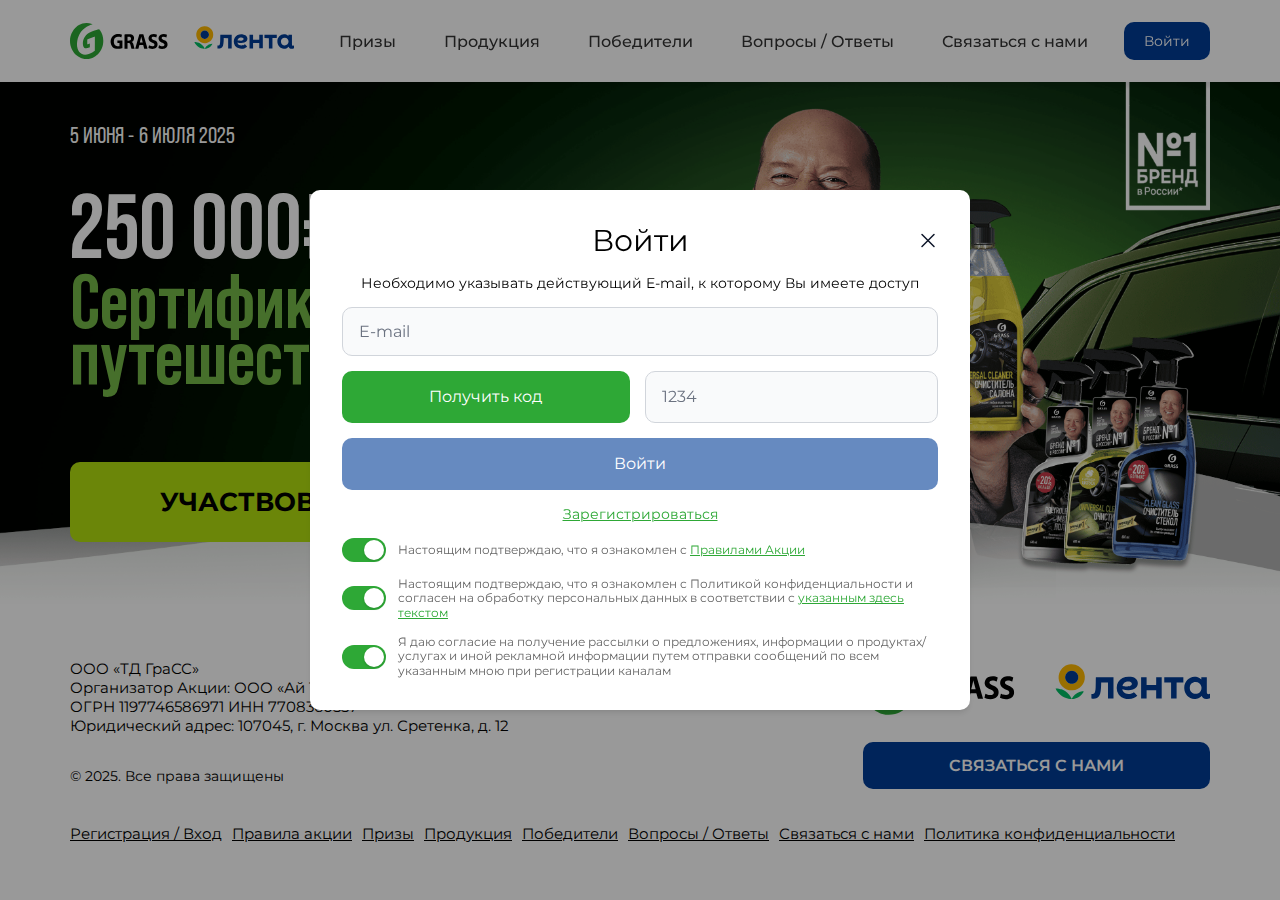
<file: modal1.html>
<!DOCTYPE html>
<html lang="ru">
<head>




	<meta charset="utf-8"/>
	<meta http-equiv="X-UA-Compatible" content="IE=edge,chrome=1"/>
	<meta name="viewport" content="width=device-width,initial-scale=1">
	<title>Elanco</title>

	<link rel="apple-touch-icon" sizes="57x57" href="/favicon/apple-icon-57x57.png">
	<link rel="apple-touch-icon" sizes="60x60" href="/favicon/apple-icon-60x60.png">
	<link rel="apple-touch-icon" sizes="72x72" href="/favicon/apple-icon-72x72.png">
	<link rel="apple-touch-icon" sizes="76x76" href="/favicon/apple-icon-76x76.png">
	<link rel="apple-touch-icon" sizes="114x114" href="/favicon/apple-icon-114x114.png">
	<link rel="apple-touch-icon" sizes="120x120" href="/favicon/apple-icon-120x120.png">
	<link rel="apple-touch-icon" sizes="144x144" href="/favicon/apple-icon-144x144.png">
	<link rel="apple-touch-icon" sizes="152x152" href="/favicon/apple-icon-152x152.png">
	<link rel="apple-touch-icon" sizes="180x180" href="/favicon/apple-icon-180x180.png">
	<link rel="icon" type="image/png" sizes="192x192"  href="/favicon/android-icon-192x192.png">
	<link rel="icon" type="image/png" sizes="32x32" href="/favicon/favicon-32x32.png">
	<link rel="icon" type="image/png" sizes="96x96" href="/favicon/favicon-96x96.png">
	<link rel="icon" type="image/png" sizes="16x16" href="/favicon/favicon-16x16.png">
	<link rel="manifest" href="/favicon/manifest.json">
	<meta name="msapplication-TileColor" content="#ffffff">
	<meta name="msapplication-TileImage" content="/favicon/ms-icon-144x144.png">
	<meta name="theme-color" content="#ffffff">

	<script src="https://cdn.jsdelivr.net/npm/swiper@11/swiper-bundle.min.js"></script>
	<link rel="stylesheet" href="https://cdn.jsdelivr.net/npm/swiper@11/swiper-bundle.min.css" />

  <script type="module" crossorigin src="/assets/js/index.js"></script>
  <link rel="stylesheet" href="/assets/css/index.css">
</head>
<body>

	
		<header class="header">
	<div class="wrapper">
		<div class="menu-button">
			<img src="/assets/img/menu.svg" alt="">
		</div>

		<div class="logo">
			<img src="/assets/img/logo.svg" alt="">
		</div>
		
		<nav class="menu">
			<a href="./#gifts" class="menu__link">Призы</a>
			<a href="./#products" class="menu__link">Продукция</a>
			<a href="./#winners" class="menu__link">Победители</a>
			<a href="./#questions" class="menu__link">Вопросы / Ответы</a>
			<a href="#" class="menu__link" data-modal-open="#modal-contact">Связаться с нами</a>
		</nav>

		
		<div class="info">
			<button class="button" type="button" data-modal-open="#modal-login">
				Войти
			</button>
		</div>
		
	</div>

	<div class="wrapper scroll-button">
		<a href="#" class="button button-banner" data-modal-open="#modal-auth">УЧАСТВОВАТЬ</a>
	</div>

	<div class="mobile-menu">
			<div class="mobile-menu-link" data-modal-open="#modal-rules">Правила акции</div>
			<a href="./#gifts" class="mobile-menu-link">Призы</a>
			<a href="./#products" class="mobile-menu-link">Продукция</a>
			<a href="./#winners" class="mobile-menu-link">Победители</a>
			<a href="./#questions" class="mobile-menu-link">Вопросы / Ответы</a>
			<div class="mobile-menu-link" data-modal-open="#modal-contact">Связаться с нами</div>
			<div class="mobile-menu-link" data-modal-open="#modal-politic">Политика конфиденциальности</div>
	</div>
</header>
	

	
	<div class="banner">
    <div class="wrapper">
        <div class="banner__date">
            5 июня - 6 июля 2025
        </div>
        <div class="banner__body">
            <div class="banner__title">
                <span>250 000₽</span>
                <span class="green">
                    <span>Сертификат на путешествие</span>
                </span>
            </div>
            <div class="banner__prize">
                <div class="banner__prize-img">
                    <img src="/assets/img/prize.png" alt="">
                </div>
                <div class="banner__prize-title">
                    Каждые 299₽
                    <span>в чеке = 1 шанс в розыгрыше призов</span>
                </div>
            </div>
        </div>
        <div class="banner__button">
            УЧАСТВОВАТЬ
        </div>

        <div class="banner__img2">
            <img src="/assets/img/banner-img2.png" alt="">
        </div>
    </div>
    <div class="banner__img">
        <picture>
            <source srcset="/assets/img/banner-mimg.png" media="(max-width: 640px)">
            <img src="/assets/img/banner-img.png" alt="">
        </picture>
    </div>
</div>
	<div class="modal modal-login active" id="modal-login">
    <div class="modal__container">
        <div class="modal__close" data-modal-close="">
            <svg width="24" height="25" viewBox="0 0 24 25" fill="none" xmlns="http://www.w3.org/2000/svg">
                <path d="M6 18.5L18 6.5M6 6.5L18 18.5" stroke="#0F172A" stroke-width="1.5" stroke-linecap="round" stroke-linejoin="round"></path>
            </svg>
        </div>
        <div class="modal__title">
            Войти
        </div>
        <div class="modal__text">
            Необходимо указывать действующий E-mail, к которому Вы имеете доступ
        </div>
        <form class="modal__form" data-disabled-button-form>
            <input type="text" class="input" placeholder="E-mail" name="" required data-disabled-button-input>
            <div class="modal__form-group">
                <div class="modal__button modal__button-second" data-modal-open="#modal-code">
                    Получить код
                </div>
                <input type="text" class="input" placeholder="1234" inputmode="numeric" name="" required data-disabled-button-input>
            </div>
            <a href="./upload.html" class="modal__button disabled" data-submit-button>
                Войти
            </a>
            <div class="modal-link-text" data-change-modal="#modal-auth">
              Зарегистрироваться
            </div>
            <label class="checkbox">
                <input type="checkbox" class="checkbox__input" name="" checked data-disabled-button-checkbox>
                <span class="checkbox__icon"></span>
                <div class="checkbox__text">
                    Настоящим подтверждаю, что я ознакомлен с <a href="#" data-modal-open="#modal-rules">Правилами Акции</a>
                </div>
            </label>
            <label class="checkbox">
                <input type="checkbox" class="checkbox__input" name="" checked data-disabled-button-checkbox>
                <span class="checkbox__icon"></span>
                <div class="checkbox__text">
                    Настоящим подтверждаю, что я ознакомлен с Политикой конфиденциальности и согласен на обработку персональных данных
                    в соответствии с <a href="#" data-modal-open="#modal-politic">указанным здесь текстом</a>
                </div>
            </label>
            <label class="checkbox">
                <input type="checkbox" class="checkbox__input" name="" checked data-disabled-button-checkbox>
                <span class="checkbox__icon"></span>
                <div class="checkbox__text">
                    Я даю согласие на получение рассылки о предложениях, информации о продуктах/услугах и иной рекламной информации путем 
                    отправки сообщений по всем указанным мною при регистрации каналам
                </div>
            </label>
        </form>
    </div>
    <div class="modal__overlay"></div>
</div>


	
		<footer class="footer">
    <div class="wrapper">
        <div class="footer__container">
            <div class="footer__text">
                ООО «ТД ГраСС»<br>
                Организатор Акции: ООО «Ай Ти Эс Групп»<br>
                ОГРН 1197746586971        ИНН 7708360557<br>
                Юридический адрес: 107045, г. Москва ул. Сретенка, д. 12
                <span>
                    © <b>2025</b>. Все права защищены
                </span>
            </div>
            <div class="footer__logo">
                <img src="/assets/img/logo.svg" alt="">
                <div class="footer__button">
                    Связаться с нами
                </div>
            </div>
        </div>
        <div class="footer__links">
            <div class="footer__link" data-modal-open="#modal-auth">
                Регистрация / Вход
            </div>
            <div class="footer__link" data-modal-open="#modal-rules">
                Правила акции
            </div>
            <a href="./#gifts" class="footer__link">
                Призы
            </a>
            <a href="./#products" class="footer__link">
                Продукция
            </a>
            <a href="./#winners" class="footer__link">
                Победители
            </a>
            <a href="./#questions" class="footer__link">
                Вопросы / Ответы
            </a>
            <a href="#" class="footer__link" data-modal-open="#modal-contact">
                Связаться с нами
            </a>
            <a href="#" class="footer__link" data-modal-open="#modal-politic">
                Политика конфиденциальности
            </a>
        </div>
    </div>
</footer>

	


</body>
</html>
</file>
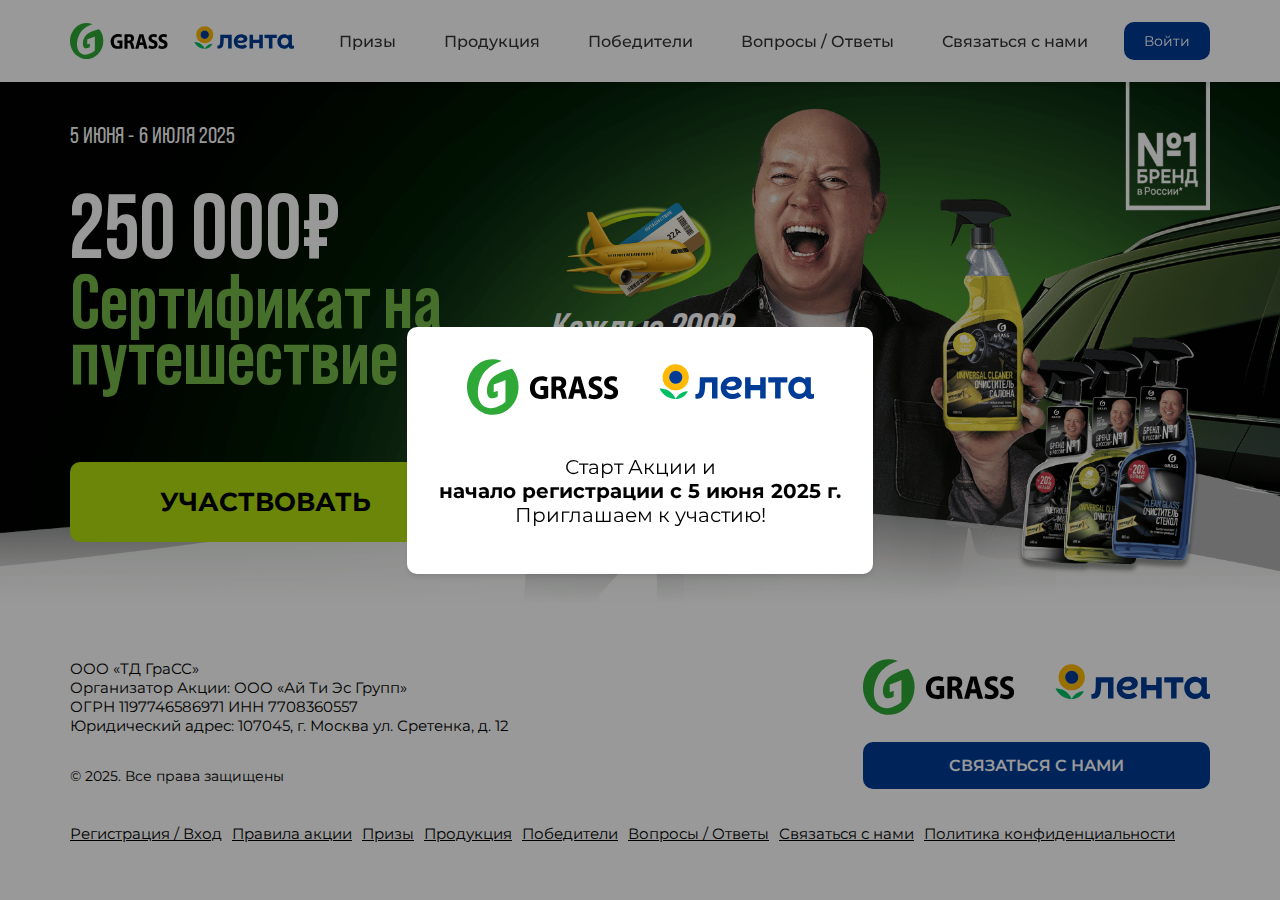
<file: modal2.html>
<!DOCTYPE html>
<html lang="ru">
<head>




	<meta charset="utf-8"/>
	<meta http-equiv="X-UA-Compatible" content="IE=edge,chrome=1"/>
	<meta name="viewport" content="width=device-width,initial-scale=1">
	<title>Grass</title>

	<link rel="apple-touch-icon" sizes="57x57" href="./favicon/apple-icon-57x57.png">
	<link rel="apple-touch-icon" sizes="60x60" href="./favicon/apple-icon-60x60.png">
	<link rel="apple-touch-icon" sizes="72x72" href="./favicon/apple-icon-72x72.png">
	<link rel="apple-touch-icon" sizes="76x76" href="./favicon/apple-icon-76x76.png">
	<link rel="apple-touch-icon" sizes="114x114" href="./favicon/apple-icon-114x114.png">
	<link rel="apple-touch-icon" sizes="120x120" href="./favicon/apple-icon-120x120.png">
	<link rel="apple-touch-icon" sizes="144x144" href="./favicon/apple-icon-144x144.png">
	<link rel="apple-touch-icon" sizes="152x152" href="./favicon/apple-icon-152x152.png">
	<link rel="apple-touch-icon" sizes="180x180" href="./favicon/apple-icon-180x180.png">
	<link rel="icon" type="image/png" sizes="192x192"  href="./favicon/android-icon-192x192.png">
	<link rel="icon" type="image/png" sizes="32x32" href="./favicon/favicon-32x32.png">
	<link rel="icon" type="image/png" sizes="96x96" href="./favicon/favicon-96x96.png">
	<link rel="icon" type="image/png" sizes="16x16" href="./favicon/favicon-16x16.png">
	<link rel="manifest" href="./favicon/manifest.json">
	<meta name="msapplication-TileColor" content="#ffffff">
	<meta name="msapplication-TileImage" content="./favicon/ms-icon-144x144.png">
	<meta name="theme-color" content="#ffffff">

	<script src="https://cdn.jsdelivr.net/npm/swiper@11/swiper-bundle.min.js"></script>
	<link rel="stylesheet" href="https://cdn.jsdelivr.net/npm/swiper@11/swiper-bundle.min.css" />

  <script type="module" crossorigin src="./assets/js/index.js"></script>
  <link rel="stylesheet" href="./assets/css/index.css">
</head>
<body>

	
		<header class="header">
	<div class="wrapper">
		<div class="menu-button">
			<img src="./assets/img/menu.svg" alt="">
		</div>

		<div class="logo">
			<img src="./assets/img/logo.svg" alt="">
		</div>
		
		<nav class="menu">
			<a href="./#gifts" class="menu__link">Призы</a>
			<a href="./#products" class="menu__link">Продукция</a>
			<a href="./#winners" class="menu__link">Победители</a>
			<a href="./#questions" class="menu__link">Вопросы / Ответы</a>
			<a href="#" class="menu__link" data-modal-open="#modal-contact">Связаться с нами</a>
		</nav>

		
		<div class="info">
			<button class="button" type="button" data-modal-open="#modal-login">
				Войти
			</button>
		</div>
		
	</div>

	<div class="wrapper scroll-button">
		<a href="#" class="button button-banner" data-modal-open="#modal-auth">УЧАСТВОВАТЬ</a>
	</div>

	<div class="mobile-menu">
			<div class="mobile-menu-link" data-modal-open="#modal-rules">Правила акции</div>
			<a href="./#gifts" class="mobile-menu-link">Призы</a>
			<a href="./#products" class="mobile-menu-link">Продукция</a>
			<a href="./#winners" class="mobile-menu-link">Победители</a>
			<a href="./#questions" class="mobile-menu-link">Вопросы / Ответы</a>
			<div class="mobile-menu-link" data-modal-open="#modal-contact">Связаться с нами</div>
			<div class="mobile-menu-link" data-modal-open="#modal-politic">Политика конфиденциальности</div>
	</div>
</header>
	

		<div class="banner">
    <div class="wrapper">
        <div class="banner__date">
            5 июня - 6 июля 2025
        </div>
        <div class="banner__body">
            <div class="banner__title">
                <span>250 000₽</span>
                <span class="green">
                    <span>Сертификат на путешествие</span>
                </span>
            </div>
            <div class="banner__prize">
                <div class="banner__prize-img">
                    <img src="./assets/img/prize.png" alt="">
                </div>
                <div class="banner__prize-title">
                    Каждые 299₽
                    <span>в чеке = 1 шанс в розыгрыше призов</span>
                </div>
            </div>
        </div>
        <div class="banner__button" data-modal-open="#modal-auth">
            УЧАСТВОВАТЬ
        </div>

        <div class="banner__img2">
            <img src="./assets/img/banner-img2.png" alt="">
        </div>
    </div>
    <div class="banner__img">
        <picture>
            <source srcset="./assets/img/banner-mimg.png" media="(max-width: 640px)">
            <img src="./assets/img/banner-img.png" alt="">
        </picture>
    </div>
</div>	<div class="modal modal-preview active" id="modal-preview">
    <div class="modal__container">
        <div class="modal__logo">
            <img src="./assets/img/logo.svg" alt="">
        </div>
        <div class="modal__text">
            Старт Акции и<br />
            <b>начало регистрации с 5 июня 2025 г.</b><br />
            Приглашаем к участию!
        </div>
    </div>
    <div class="modal__overlay disabled"></div>
</div>

	
		<footer class="footer">
    <div class="wrapper">
        <div class="footer__container">
            <div class="footer__text">
                ООО «ТД ГраСС»<br>
                Организатор Акции: ООО «Ай Ти Эс Групп»<br>
                ОГРН 1197746586971        ИНН 7708360557<br>
                Юридический адрес: 107045, г. Москва ул. Сретенка, д. 12
                <span>
                    © <b>2025</b>. Все права защищены
                </span>
            </div>
            <div class="footer__logo">
                <img src="./assets/img/logo.svg" alt="">
                <div class="footer__button" data-modal-open="#modal-contact">
                    Связаться с нами
                </div>
            </div>
        </div>
        <div class="footer__links">
            <div class="footer__link" data-modal-open="#modal-auth">
                Регистрация / Вход
            </div>
            <div class="footer__link" data-modal-open="#modal-rules">
                Правила акции
            </div>
            <a href="./#gifts" class="footer__link">
                Призы
            </a>
            <a href="./#products" class="footer__link">
                Продукция
            </a>
            <a href="./#winners" class="footer__link">
                Победители
            </a>
            <a href="./#questions" class="footer__link">
                Вопросы / Ответы
            </a>
            <a href="#" class="footer__link" data-modal-open="#modal-contact">
                Связаться с нами
            </a>
            <a href="#" class="footer__link" data-modal-open="#modal-politic">
                Политика конфиденциальности
            </a>
        </div>
    </div>
</footer>

	


</body>
</html>
</file>
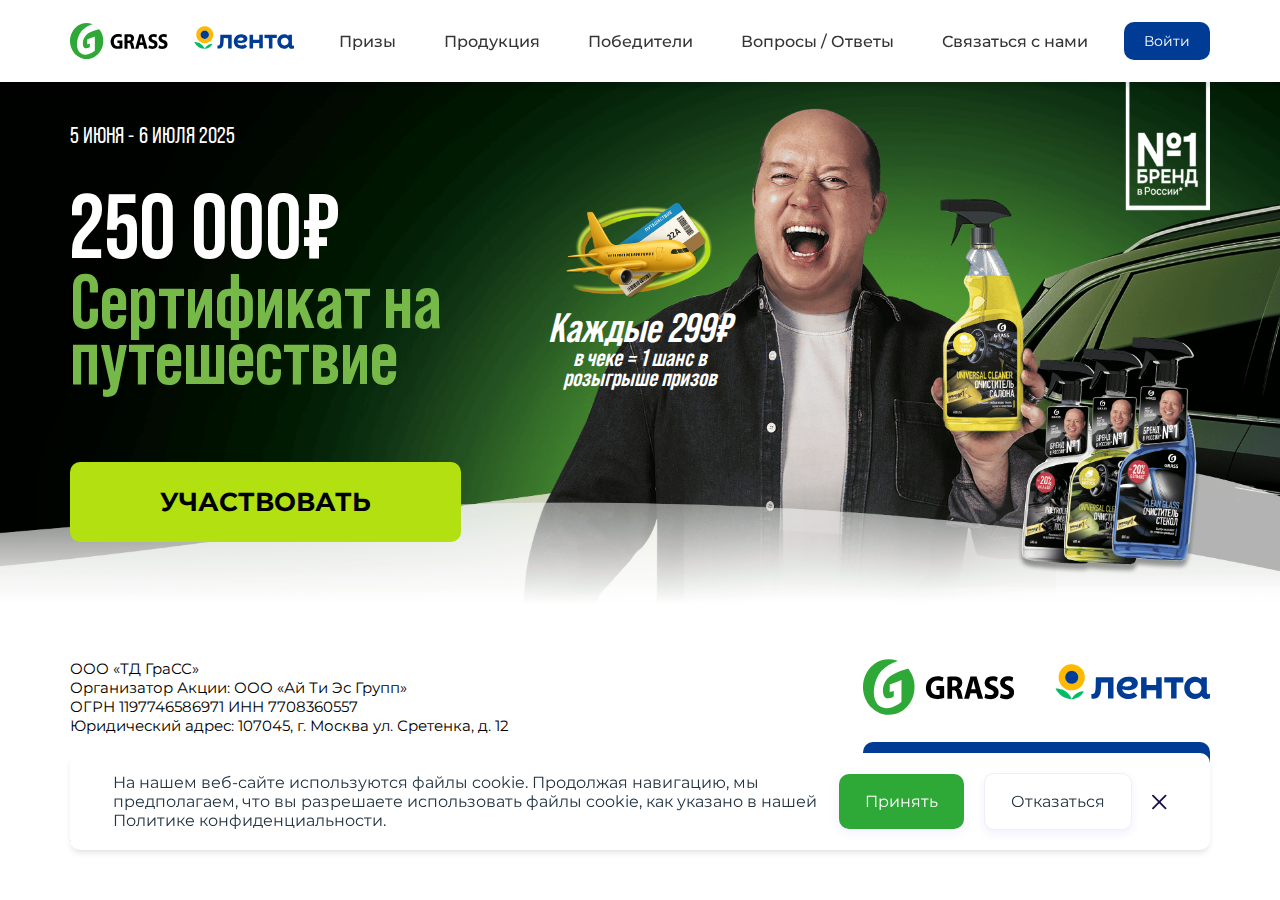
<file: modal3.html>
<!DOCTYPE html>
<html lang="ru">
<head>




	<meta charset="utf-8"/>
	<meta http-equiv="X-UA-Compatible" content="IE=edge,chrome=1"/>
	<meta name="viewport" content="width=device-width,initial-scale=1">
	<title>Grass</title>

	<link rel="apple-touch-icon" sizes="57x57" href="./favicon/apple-icon-57x57.png">
	<link rel="apple-touch-icon" sizes="60x60" href="./favicon/apple-icon-60x60.png">
	<link rel="apple-touch-icon" sizes="72x72" href="./favicon/apple-icon-72x72.png">
	<link rel="apple-touch-icon" sizes="76x76" href="./favicon/apple-icon-76x76.png">
	<link rel="apple-touch-icon" sizes="114x114" href="./favicon/apple-icon-114x114.png">
	<link rel="apple-touch-icon" sizes="120x120" href="./favicon/apple-icon-120x120.png">
	<link rel="apple-touch-icon" sizes="144x144" href="./favicon/apple-icon-144x144.png">
	<link rel="apple-touch-icon" sizes="152x152" href="./favicon/apple-icon-152x152.png">
	<link rel="apple-touch-icon" sizes="180x180" href="./favicon/apple-icon-180x180.png">
	<link rel="icon" type="image/png" sizes="192x192"  href="./favicon/android-icon-192x192.png">
	<link rel="icon" type="image/png" sizes="32x32" href="./favicon./favicon-32x32.png">
	<link rel="icon" type="image/png" sizes="96x96" href="./favicon./favicon-96x96.png">
	<link rel="icon" type="image/png" sizes="16x16" href="./favicon./favicon-16x16.png">
	<link rel="manifest" href="./favicon/manifest.json">
	<meta name="msapplication-TileColor" content="#ffffff">
	<meta name="msapplication-TileImage" content="./favicon/ms-icon-144x144.png">
	<meta name="theme-color" content="#ffffff">

	<script src="https://cdn.jsdelivr.net/npm/swiper@11/swiper-bundle.min.js"></script>
	<link rel="stylesheet" href="https://cdn.jsdelivr.net/npm/swiper@11/swiper-bundle.min.css" />

  <script type="module" crossorigin src="./assets/js/index.js"></script>
  <link rel="stylesheet" href="./assets/css/index.css">
</head>
<body>

	
		<header class="header">
	<div class="wrapper">
		<div class="menu-button">
			<img src="./assets/img/menu.svg" alt="">
		</div>

		<div class="logo">
			<img src="./assets/img/logo.svg" alt="">
		</div>
		
		<nav class="menu">
			<a href="./#gifts" class="menu__link">Призы</a>
			<a href="./#products" class="menu__link">Продукция</a>
			<a href="./#winners" class="menu__link">Победители</a>
			<a href="./#questions" class="menu__link">Вопросы / Ответы</a>
			<a href="#" class="menu__link" data-modal-open="#modal-contact">Связаться с нами</a>
		</nav>

		
		<div class="info">
			<button class="button" type="button" data-modal-open="#modal-login">
				Войти
			</button>
		</div>
		
	</div>

	<div class="mobile-menu">
			<div class="mobile-menu-link" data-modal-open="#modal-rules">Правила акции</div>
			<a href="./#gifts" class="mobile-menu-link">Призы</a>
			<a href="./#products" class="mobile-menu-link">Продукция</a>
			<a href="./#winners" class="mobile-menu-link">Победители</a>
			<a href="./#questions" class="mobile-menu-link">Вопросы / Ответы</a>
			<div class="mobile-menu-link" data-modal-open="#modal-contact">Связаться с нами</div>
			<div class="mobile-menu-link" data-modal-open="#modal-politic">Политика конфиденциальности</div>
	</div>
</header>
	

	
	<div class="banner">
    <div class="wrapper">
        <div class="banner__date">
            5 июня - 6 июля 2025
        </div>
        <div class="banner__body">
            <div class="banner__title">
                <span>250 000₽</span>
                <span class="green">
                    <span>Сертификат на путешествие</span>
                </span>
            </div>
            <div class="banner__prize">
                <div class="banner__prize-img">
                    <img src="./assets/img/prize.png" alt="">
                </div>
                <div class="banner__prize-title">
                    Каждые 299₽
                    <span>в чеке = 1 шанс в розыгрыше призов</span>
                </div>
            </div>
        </div>
        <div class="banner__button">
            УЧАСТВОВАТЬ
        </div>

        <div class="banner__img2">
            <img src="./assets/img/banner-img2.png" alt="">
        </div>
    </div>
    <div class="banner__img">
        <picture>
            <source srcset="./assets/img/banner-mimg.png" media="(max-width: 640px)">
            <img src="./assets/img/banner-img.png" alt="">
        </picture>
    </div>
</div>
	<div class="modal modal-cookie active" id="modal-cookie">
    <div class="modal__container">
        <div class="cookie">
            <div class="cookie__text">
                На нашем веб-сайте используются файлы cookie. Продолжая навигацию, мы предполагаем, что вы разрешаете использовать файлы cookie, как указано в нашей Политике конфиденциальности.
            </div>
            <div class="cookie__buttons">
                <div class="cookie__button" data-cookie-accept>
                    Принять
                </div>
                <div class="cookie__button cookie__button-white" data-cookie-close>
                    Отказаться
                </div>
            </div>
            <div class="cookie__close" data-cookie-close>
                <svg width="15" height="16" viewBox="0 0 15 16" fill="none" xmlns="http://www.w3.org/2000/svg">
                    <path d="M0.991211 14.2736L13.5384 1.72644" stroke="#170F49" stroke-width="1.8" stroke-linecap="round" stroke-linejoin="round"/>
                    <path d="M13.5384 14.2736L0.991211 1.72644" stroke="#170F49" stroke-width="1.8" stroke-linecap="round" stroke-linejoin="round"/>
                </svg>
            </div>
        </div>        
    </div>
</div>


	
		<footer class="footer">
    <div class="wrapper">
        <div class="footer__container">
            <div class="footer__text">
                ООО «ТД ГраСС»<br>
                Организатор Акции: ООО «Ай Ти Эс Групп»<br>
                ОГРН 1197746586971        ИНН 7708360557<br>
                Юридический адрес: 107045, г. Москва ул. Сретенка, д. 12
                <span>
                    © <b>2025</b>. Все права защищены
                </span>
            </div>
            <div class="footer__logo">
                <img src="./assets/img/logo.svg" alt="">
                <div class="footer__button">
                    Связаться с нами
                </div>
            </div>
        </div>
        <div class="footer__links">
            <div class="footer__link" data-modal-open="#modal-auth">
                Регистрация / Вход
            </div>
            <div class="footer__link" data-modal-open="#modal-rules">
                Правила акции
            </div>
            <a href="./#gifts" class="footer__link">
                Призы
            </a>
            <a href="./#products" class="footer__link">
                Продукция
            </a>
            <a href="./#winners" class="footer__link">
                Победители
            </a>
            <a href="./#questions" class="footer__link">
                Вопросы / Ответы
            </a>
            <a href="#" class="footer__link" data-modal-open="#modal-contact">
                Связаться с нами
            </a>
            <a href="#" class="footer__link" data-modal-open="#modal-politic">
                Политика конфиденциальности
            </a>
        </div>
    </div>
</footer>

	


</body>
</html>
</file>
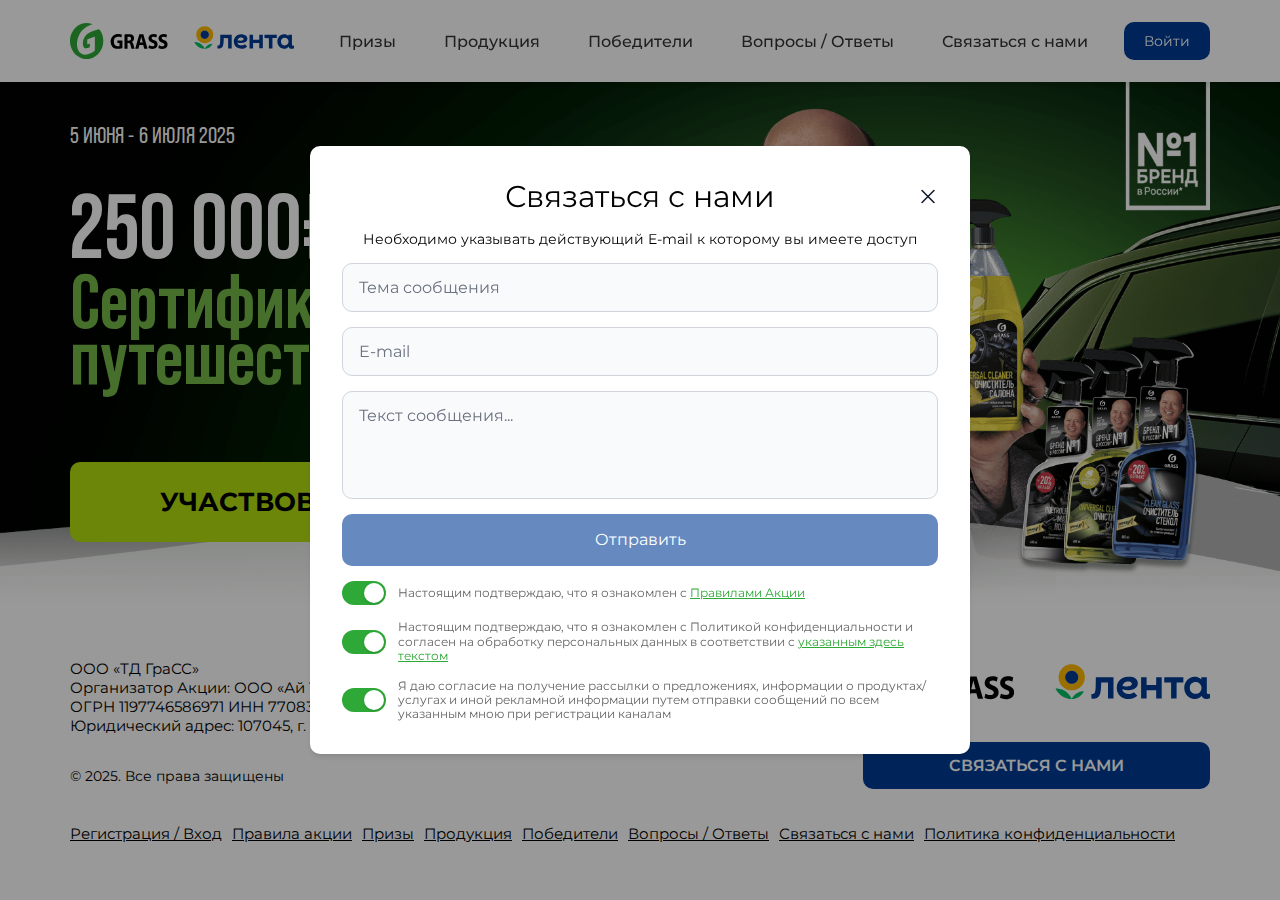
<file: modal4.html>
<!DOCTYPE html>
<html lang="ru">
<head>




	<meta charset="utf-8"/>
	<meta http-equiv="X-UA-Compatible" content="IE=edge,chrome=1"/>
	<meta name="viewport" content="width=device-width,initial-scale=1">
	<title>Grass</title>

	<link rel="apple-touch-icon" sizes="57x57" href="./favicon/apple-icon-57x57.png">
	<link rel="apple-touch-icon" sizes="60x60" href="./favicon/apple-icon-60x60.png">
	<link rel="apple-touch-icon" sizes="72x72" href="./favicon/apple-icon-72x72.png">
	<link rel="apple-touch-icon" sizes="76x76" href="./favicon/apple-icon-76x76.png">
	<link rel="apple-touch-icon" sizes="114x114" href="./favicon/apple-icon-114x114.png">
	<link rel="apple-touch-icon" sizes="120x120" href="./favicon/apple-icon-120x120.png">
	<link rel="apple-touch-icon" sizes="144x144" href="./favicon/apple-icon-144x144.png">
	<link rel="apple-touch-icon" sizes="152x152" href="./favicon/apple-icon-152x152.png">
	<link rel="apple-touch-icon" sizes="180x180" href="./favicon/apple-icon-180x180.png">
	<link rel="icon" type="image/png" sizes="192x192"  href="./favicon/android-icon-192x192.png">
	<link rel="icon" type="image/png" sizes="32x32" href="./favicon./favicon-32x32.png">
	<link rel="icon" type="image/png" sizes="96x96" href="./favicon./favicon-96x96.png">
	<link rel="icon" type="image/png" sizes="16x16" href="./favicon./favicon-16x16.png">
	<link rel="manifest" href="./favicon/manifest.json">
	<meta name="msapplication-TileColor" content="#ffffff">
	<meta name="msapplication-TileImage" content="./favicon/ms-icon-144x144.png">
	<meta name="theme-color" content="#ffffff">

	<script src="https://cdn.jsdelivr.net/npm/swiper@11/swiper-bundle.min.js"></script>
	<link rel="stylesheet" href="https://cdn.jsdelivr.net/npm/swiper@11/swiper-bundle.min.css" />

  <script type="module" crossorigin src="./assets/js/index.js"></script>
  <link rel="stylesheet" href="./assets/css/index.css">
</head>
<body>

	
		<header class="header">
	<div class="wrapper">
		<div class="menu-button">
			<img src="./assets/img/menu.svg" alt="">
		</div>

		<div class="logo">
			<img src="./assets/img/logo.svg" alt="">
		</div>
		
		<nav class="menu">
			<a href="./#gifts" class="menu__link">Призы</a>
			<a href="./#products" class="menu__link">Продукция</a>
			<a href="./#winners" class="menu__link">Победители</a>
			<a href="./#questions" class="menu__link">Вопросы / Ответы</a>
			<a href="#" class="menu__link" data-modal-open="#modal-contact">Связаться с нами</a>
		</nav>

		
		<div class="info">
			<button class="button" type="button" data-modal-open="#modal-login">
				Войти
			</button>
		</div>
		
	</div>

	<div class="mobile-menu">
			<div class="mobile-menu-link" data-modal-open="#modal-rules">Правила акции</div>
			<a href="./#gifts" class="mobile-menu-link">Призы</a>
			<a href="./#products" class="mobile-menu-link">Продукция</a>
			<a href="./#winners" class="mobile-menu-link">Победители</a>
			<a href="./#questions" class="mobile-menu-link">Вопросы / Ответы</a>
			<div class="mobile-menu-link" data-modal-open="#modal-contact">Связаться с нами</div>
			<div class="mobile-menu-link" data-modal-open="#modal-politic">Политика конфиденциальности</div>
	</div>
</header>
	

	
	<div class="banner">
    <div class="wrapper">
        <div class="banner__date">
            5 июня - 6 июля 2025
        </div>
        <div class="banner__body">
            <div class="banner__title">
                <span>250 000₽</span>
                <span class="green">
                    <span>Сертификат на путешествие</span>
                </span>
            </div>
            <div class="banner__prize">
                <div class="banner__prize-img">
                    <img src="./assets/img/prize.png" alt="">
                </div>
                <div class="banner__prize-title">
                    Каждые 299₽
                    <span>в чеке = 1 шанс в розыгрыше призов</span>
                </div>
            </div>
        </div>
        <div class="banner__button">
            УЧАСТВОВАТЬ
        </div>

        <div class="banner__img2">
            <img src="./assets/img/banner-img2.png" alt="">
        </div>
    </div>
    <div class="banner__img">
        <picture>
            <source srcset="./assets/img/banner-mimg.png" media="(max-width: 640px)">
            <img src="./assets/img/banner-img.png" alt="">
        </picture>
    </div>
</div>
	<div class="modal modal-contact active" id="modal-contact">
    <div class="modal__container">
        <div class="modal__close" data-modal-close="">
            <svg width="24" height="25" viewBox="0 0 24 25" fill="none" xmlns="http://www.w3.org/2000/svg">
                <path d="M6 18.5L18 6.5M6 6.5L18 18.5" stroke="#0F172A" stroke-width="1.5" stroke-linecap="round" stroke-linejoin="round"></path>
            </svg>
        </div>
        <div class="modal__title">
            Связаться с нами
        </div>
        <div class="modal__text">
            Необходимо указывать действующий E-mail к которому вы имеете доступ
        </div>
        <form class="modal__form" data-disabled-button-form>
            <input type="text" class="input" placeholder="Тема сообщения" name="">
            <input type="text" class="input" placeholder="E-mail" name="" required data-disabled-button-input>
            <textarea name="" class="textarea" placeholder="Текст сообщения..." id="" required data-disabled-button-input></textarea>
            <a href="#" class="modal__button disabled" data-submit-button>
                Отправить
            </a>
            <label class="checkbox">
                <input type="checkbox" class="checkbox__input" name="" checked data-disabled-button-checkbox>
                <span class="checkbox__icon"></span>
                <div class="checkbox__text">
                    Настоящим подтверждаю, что я ознакомлен с <a href="#" data-modal-open="#modal-rules">Правилами Акции</a>
                </div>
            </label>
            <label class="checkbox">
                <input type="checkbox" class="checkbox__input" name="" checked data-disabled-button-checkbox>
                <span class="checkbox__icon"></span>
                <div class="checkbox__text">
                    Настоящим подтверждаю, что я ознакомлен с Политикой конфиденциальности и согласен на обработку персональных данных
                    в соответствии с <a href="#" data-modal-open="#modal-politic">указанным здесь текстом</a>
                </div>
            </label>
            <label class="checkbox">
                <input type="checkbox" class="checkbox__input" name="" checked data-disabled-button-checkbox>
                <span class="checkbox__icon"></span>
                <div class="checkbox__text">
                    Я даю согласие на получение рассылки о предложениях, информации о продуктах/услугах и иной рекламной информации путем отправки сообщений по всем указанным мною при регистрации каналам
                </div>
            </label>
        </form>
    </div>
    <div class="modal__overlay"></div>
</div>


	
		<footer class="footer">
    <div class="wrapper">
        <div class="footer__container">
            <div class="footer__text">
                ООО «ТД ГраСС»<br>
                Организатор Акции: ООО «Ай Ти Эс Групп»<br>
                ОГРН 1197746586971        ИНН 7708360557<br>
                Юридический адрес: 107045, г. Москва ул. Сретенка, д. 12
                <span>
                    © <b>2025</b>. Все права защищены
                </span>
            </div>
            <div class="footer__logo">
                <img src="./assets/img/logo.svg" alt="">
                <div class="footer__button">
                    Связаться с нами
                </div>
            </div>
        </div>
        <div class="footer__links">
            <div class="footer__link" data-modal-open="#modal-auth">
                Регистрация / Вход
            </div>
            <div class="footer__link" data-modal-open="#modal-rules">
                Правила акции
            </div>
            <a href="./#gifts" class="footer__link">
                Призы
            </a>
            <a href="./#products" class="footer__link">
                Продукция
            </a>
            <a href="./#winners" class="footer__link">
                Победители
            </a>
            <a href="./#questions" class="footer__link">
                Вопросы / Ответы
            </a>
            <a href="#" class="footer__link" data-modal-open="#modal-contact">
                Связаться с нами
            </a>
            <a href="#" class="footer__link" data-modal-open="#modal-politic">
                Политика конфиденциальности
            </a>
        </div>
    </div>
</footer>

	


</body>
</html>
</file>
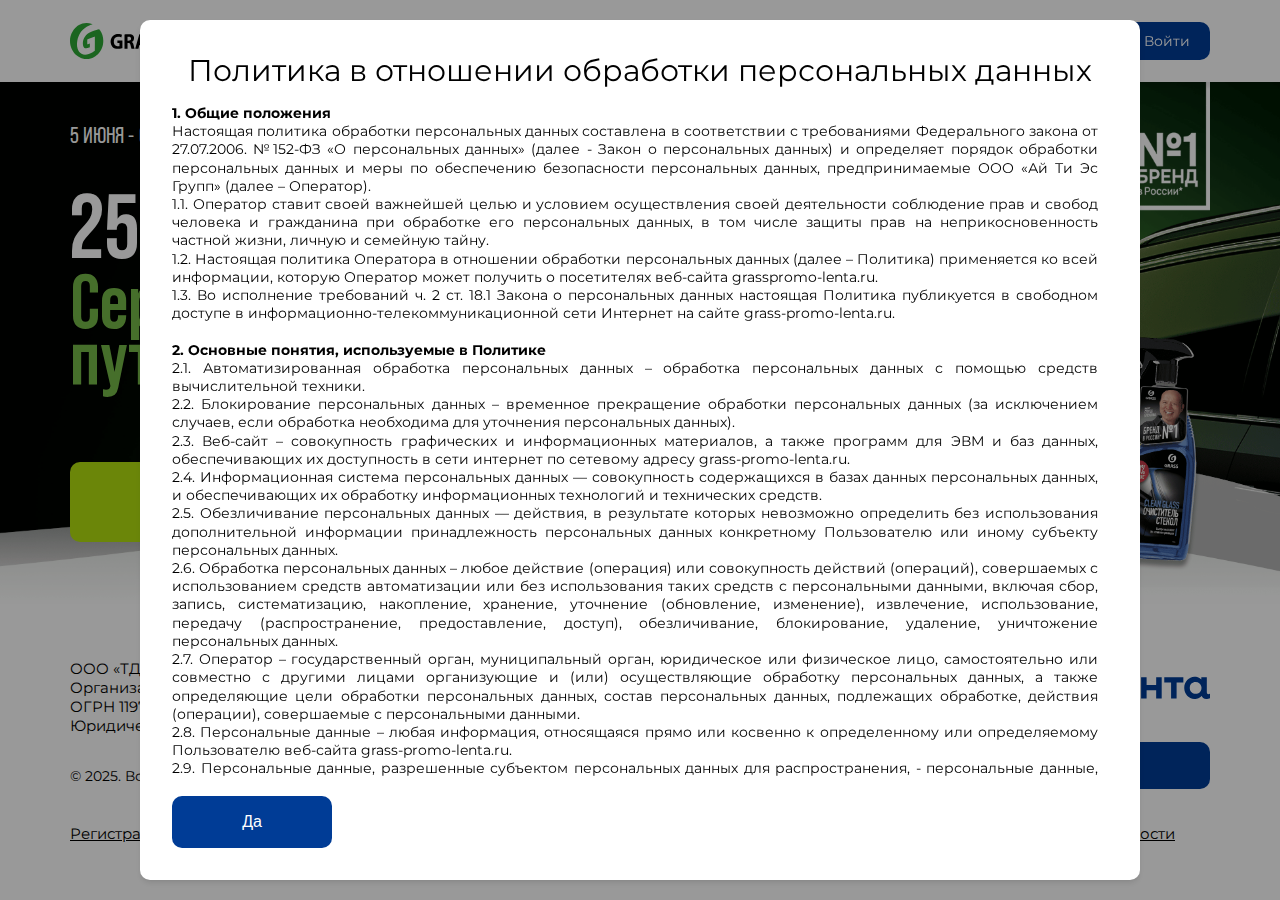
<file: modal5.html>
<!DOCTYPE html>
<html lang="ru">
<head>




	<meta charset="utf-8"/>
	<meta http-equiv="X-UA-Compatible" content="IE=edge,chrome=1"/>
	<meta name="viewport" content="width=device-width,initial-scale=1">
	<title>Elanco</title>

	<link rel="apple-touch-icon" sizes="57x57" href="./favicon/apple-icon-57x57.png">
	<link rel="apple-touch-icon" sizes="60x60" href="./favicon/apple-icon-60x60.png">
	<link rel="apple-touch-icon" sizes="72x72" href="./favicon/apple-icon-72x72.png">
	<link rel="apple-touch-icon" sizes="76x76" href="./favicon/apple-icon-76x76.png">
	<link rel="apple-touch-icon" sizes="114x114" href="./favicon/apple-icon-114x114.png">
	<link rel="apple-touch-icon" sizes="120x120" href="./favicon/apple-icon-120x120.png">
	<link rel="apple-touch-icon" sizes="144x144" href="./favicon/apple-icon-144x144.png">
	<link rel="apple-touch-icon" sizes="152x152" href="./favicon/apple-icon-152x152.png">
	<link rel="apple-touch-icon" sizes="180x180" href="./favicon/apple-icon-180x180.png">
	<link rel="icon" type="image/png" sizes="192x192"  href="./favicon/android-icon-192x192.png">
	<link rel="icon" type="image/png" sizes="32x32" href="./favicon./favicon-32x32.png">
	<link rel="icon" type="image/png" sizes="96x96" href="./favicon./favicon-96x96.png">
	<link rel="icon" type="image/png" sizes="16x16" href="./favicon./favicon-16x16.png">
	<link rel="manifest" href="./favicon/manifest.json">
	<meta name="msapplication-TileColor" content="#ffffff">
	<meta name="msapplication-TileImage" content="./favicon/ms-icon-144x144.png">
	<meta name="theme-color" content="#ffffff">

	<script src="https://cdn.jsdelivr.net/npm/swiper@11/swiper-bundle.min.js"></script>
	<link rel="stylesheet" href="https://cdn.jsdelivr.net/npm/swiper@11/swiper-bundle.min.css" />

  <script type="module" crossorigin src="./assets/js/index.js"></script>
  <link rel="stylesheet" href="./assets/css/index.css">
</head>
<body>

	
		<header class="header">
	<div class="wrapper">
		<div class="menu-button">
			<img src="./assets/img/menu.svg" alt="">
		</div>

		<div class="logo">
			<img src="./assets/img/logo.svg" alt="">
		</div>
		
		<nav class="menu">
			<a href="./#gifts" class="menu__link">Призы</a>
			<a href="./#products" class="menu__link">Продукция</a>
			<a href="./#winners" class="menu__link">Победители</a>
			<a href="./#questions" class="menu__link">Вопросы / Ответы</a>
			<a href="#" class="menu__link" data-modal-open="#modal-contact">Связаться с нами</a>
		</nav>

		
		<div class="info">
			<button class="button" type="button" data-modal-open="#modal-login">
				Войти
			</button>
		</div>
		
	</div>

	<div class="mobile-menu">
			<div class="mobile-menu-link" data-modal-open="#modal-rules">Правила акции</div>
			<a href="./#gifts" class="mobile-menu-link">Призы</a>
			<a href="./#products" class="mobile-menu-link">Продукция</a>
			<a href="./#winners" class="mobile-menu-link">Победители</a>
			<a href="./#questions" class="mobile-menu-link">Вопросы / Ответы</a>
			<div class="mobile-menu-link" data-modal-open="#modal-contact">Связаться с нами</div>
			<div class="mobile-menu-link" data-modal-open="#modal-politic">Политика конфиденциальности</div>
	</div>
</header>
	

	
	<div class="banner">
    <div class="wrapper">
        <div class="banner__date">
            5 июня - 6 июля 2025
        </div>
        <div class="banner__body">
            <div class="banner__title">
                <span>250 000₽</span>
                <span class="green">
                    <span>Сертификат на путешествие</span>
                </span>
            </div>
            <div class="banner__prize">
                <div class="banner__prize-img">
                    <img src="./assets/img/prize.png" alt="">
                </div>
                <div class="banner__prize-title">
                    Каждые 299₽
                    <span>в чеке = 1 шанс в розыгрыше призов</span>
                </div>
            </div>
        </div>
        <div class="banner__button">
            УЧАСТВОВАТЬ
        </div>

        <div class="banner__img2">
            <img src="./assets/img/banner-img2.png" alt="">
        </div>
    </div>
    <div class="banner__img">
        <picture>
            <source srcset="./assets/img/banner-mimg.png" media="(max-width: 640px)">
            <img src="./assets/img/banner-img.png" alt="">
        </picture>
    </div>
</div>
	<div class="modal modal-politic active" id="modal-politic">
    <div class="modal__container">
        <div class="modal__title">
            Политика в отношении обработки персональных данных
        </div>
        <div class="modal__text">
            <p>
                <b>1. Общие положения</b><br>
                Настоящая политика обработки персональных данных составлена в соответствии с требованиями
                Федерального закона от 27.07.2006. №152-ФЗ «О персональных данных» (далее - Закон о персональных
                данных) и определяет порядок обработки персональных данных и меры по обеспечению безопасности
                персональных данных, предпринимаемые ООО «Ай Ти Эс Групп» (далее – Оператор).<br>
                1.1. Оператор ставит своей важнейшей целью и условием осуществления своей деятельности соблюдение
                прав и свобод человека и гражданина при обработке его персональных данных, в том числе защиты прав
                на неприкосновенность частной жизни, личную и семейную тайну.<br>
                1.2. Настоящая политика Оператора в отношении обработки персональных данных (далее – Политика)
                применяется ко всей информации, которую Оператор может получить о посетителях веб-сайта grasspromo-lenta.ru.<br>
                1.3. Во исполнение требований ч. 2 ст. 18.1 Закона о персональных данных настоящая Политика
                публикуется в свободном доступе в информационно-телекоммуникационной сети Интернет на сайте
                grass-promo-lenta.ru.
            </p><br>
            <p>
                <b>2. Основные понятия, используемые в Политике</b><br>
                2.1. Автоматизированная обработка персональных данных – обработка персональных данных с помощью
                средств вычислительной техники.<br>
                2.2. Блокирование персональных данных – временное прекращение обработки персональных данных (за
                исключением случаев, если обработка необходима для уточнения персональных данных).<br>
                2.3. Веб-сайт – совокупность графических и информационных материалов, а также программ для ЭВМ и
                баз данных, обеспечивающих их доступность в сети интернет по сетевому адресу grass-promo-lenta.ru.<br>
                2.4. Информационная система персональных данных — совокупность содержащихся в базах данных
                персональных данных, и обеспечивающих их обработку информационных технологий и технических
                средств.<br>
                2.5. Обезличивание персональных данных — действия, в результате которых невозможно определить без
                использования дополнительной информации принадлежность персональных данных конкретному
                Пользователю или иному субъекту персональных данных.<br>
                2.6. Обработка персональных данных – любое действие (операция) или совокупность действий
                (операций), совершаемых с использованием средств автоматизации или без использования таких средств
                с персональными данными, включая сбор, запись, систематизацию, накопление, хранение, уточнение
                (обновление, изменение), извлечение, использование, передачу (распространение, предоставление,
                доступ), обезличивание, блокирование, удаление, уничтожение персональных данных.<br>
                2.7. Оператор – государственный орган, муниципальный орган, юридическое или физическое лицо,
                самостоятельно или совместно с другими лицами организующие и (или) осуществляющие обработку
                персональных данных, а также определяющие цели обработки персональных данных, состав
                персональных данных, подлежащих обработке, действия (операции), совершаемые с персональными
                данными.<br>
                2.8. Персональные данные – любая информация, относящаяся прямо или косвенно к определенному или
                определяемому Пользователю веб-сайта grass-promo-lenta.ru.<br>
                2.9. Персональные данные, разрешенные субъектом персональных данных для распространения, -
                персональные данные, доступ неограниченного круга лиц к которым предоставлен субъектом
                персональных данных путем дачи согласия на обработку персональных данных, разрешенных субъектом
                персональных данных для распространения в порядке, предусмотренном Законом о персональных данных
                (далее - персональные данные, разрешенные для распространения).<br>
                2.10. Пользователь – любой посетитель веб-сайта grass-promo-lenta.ru.<br>
                2.11. Предоставление персональных данных – действия, направленные на раскрытие персональных
                данных определенному лицу или определенному кругу лиц.<br>
                2.12. Распространение персональных данных – любые действия, направленные на раскрытие
                персональных данных неопределенному кругу лиц (передача персональных данных) или на ознакомление
                с персональными данными неограниченного круга лиц, в том числе обнародование персональных данных
                в средствах массовой информации, размещение в информационно-телекоммуникационных сетях или
                предоставление доступа к персональным данным каким-либо иным способом.<br>
                2.13. Трансграничная передача персональных данных – передача персональных данных на территорию
                иностранного государства органу власти иностранного государства, иностранному физическому или
                иностранному юридическому лицу.<br>
                2.14. Уничтожение персональных данных – любые действия, в результате которых персональные данные
                уничтожаются безвозвратно с невозможностью дальнейшего восстановления содержания персональных
                данных в информационной системе персональных данных и (или) уничтожаются материальные носители
                персональных данных.
            </p><br>
            <p>
                <b>3. Основные права и обязанности Оператора.</b><br>
                3.1. Оператор имеет право:<br>
                1)самостоятельно определять состав и перечень мер, необходимых и достаточных для обеспечения
                выполнения обязанностей, предусмотренных Законом о персональных данных и принятыми в
                соответствии с ним нормативными правовыми актами, если иное не предусмотрено Законом о
                персональных данных или другими федеральными законами;<br>
                2)поручить обработку персональных данных другому лицу с согласия субъекта персональных данных,
                если иное не предусмотрено федеральным законом, на основании заключаемого с этим лицом договора.
                Лицо, осуществляющее обработку персональных данных по поручению Оператора, обязано соблюдать
                принципы и правила обработки персональных данных, предусмотренные Законом о персональных
                данных, соблюдать конфиденциальность персональных данных, принимать необходимые меры,
                направленные на обеспечение выполнения обязанностей, предусмотренных Законом о персональных
                данных;<br>
                3)в случае отзыва субъектом персональных данных согласия на обработку персональных данных
                Оператор вправе продолжить обработку персональных данных без согласия субъекта персональных
                данных при наличии оснований, указанных в Законе о персональных данных.<br>
                3.2. Оператор обязан:<br>
                1)организовывать обработку персональных данных в соответствии с требованиями Закона о
                персональных данных;<br>
                2)отвечать на обращения и запросы субъектов персональных данных и их законных представителей в
                соответствии с требованиями Закона о персональных данных;<br>
                3)сообщать в уполномоченный орган по защите прав субъектов персональных данных (Федеральную
                службу по надзору в сфере связи, информационных технологий и массовых коммуникаций
                (Роскомнадзор)) по запросу этого органа необходимую информацию в течение 10 рабочих дней с даты
                получения такого запроса. Данный срок может быть продлен, но не более чем на пять рабочих дней. Для
                этого Оператору необходимо направить в Роскомнадзор мотивированное уведомление с указанием
                причин продления срока предоставления запрашиваемой информации;<br>
                4)в порядке, определенном федеральным органом исполнительной власти, уполномоченным в области
                обеспечения безопасности, обеспечивать взаимодействие с государственной системой обнаружения,
                предупреждения и ликвидации последствий компьютерных атак на информационные ресурсы РФ,
                включая информирование его о компьютерных инцидентах, которые повлекли неправомерную передачу
                (предоставление, распространение, доступ) персональных данных.
            </p><br>
            <p>
                <b>4. Основные права субъекта персональных данных. Субъект персональных данных имеет право:</b><br>
                1)получать информацию, касающуюся обработки его персональных данных, за исключением случаев,
                предусмотренных федеральными законами. Сведения предоставляются субъекту персональных данных
                Оператором в доступной форме, и в них не должны содержаться персональные данные, относящиеся к
                другим субъектам персональных данных, за исключением случаев, когда имеются законные основания
                для раскрытия таких персональных данных. Перечень информации и порядок ее получения установлен
                Законом о персональных данных;<br>
                2)требовать от оператора уточнения его персональных данных, их блокирования или уничтожения в
                случае, если персональные данные являются неполными, устаревшими, неточными, незаконно
                полученными или не являются необходимыми для заявленной цели обработки, а также принимать
                предусмотренные законом меры по защите своих прав;<br>
                3)дать предварительное согласие на обработку персональных данных в целях продвижения на рынке
                товаров, работ и услуг;<br>
                4)обжаловать в Роскомнадзоре или в судебном порядке неправомерные действия или бездействие
                Оператора при обработке его персональных данных.<br>
                4.1. Субъекты персональных данных обязаны:<br>
                – предоставлять Оператору достоверные данные о себе;<br>
                – сообщать Оператору об уточнении (обновлении, изменении) своих персональных данных.<br>
                4.2. Лица, передавшие Оператору недостоверные сведения о себе, либо сведения о другом субъекте
                персональных данных без согласия последнего, несут ответственность в соответствии с
                законодательством РФ.<br>
                4.3. Контроль за исполнением требований настоящей Политики осуществляется уполномоченным лицом,
                ответственным за организацию обработки персональных данных у Оператора.<br>
                4.4. Ответственность за нарушение требований законодательства Российской Федерации и нормативных
                актов ООО «Ай Ти Эс Групп» в сфере обработки и защиты персональных данных определяется в
                соответствии с законодательством Российской Федерации.<br>
            </p><br>
            <p>
                <b>5. Оператор может обрабатывать следующие персональные данные Пользователя</b><br>
                5.1. Фамилия, имя, отчество.<br>
                5.2. Адрес электронной почты.<br>
                5.3. Номера телефонов.<br>
                5.4. Год, месяц, дата и место рождения.<br>
                5.5. Фотографии.<br>
                5.6. Реквизиты документа, удостоверяющего личность.<br>
                5.7. Идентификационный номер налогоплательщика (ИНН), дата постановки его на учет,<br>
                5.8. Реквизиты свидетельства постановки на учет в налоговом органе (СНИЛС).<br>
                5.9. Адрес фактического места проживания и регистрации по месту жительства и (или) по месту
                пребывания.<br>
                5.10. Также на сайте происходит сбор и обработка обезличенных данных о посетителях (в т.ч. файлов
                «cookie») с помощью сервисов интернет-статистики (Яндекс Метрика и Гугл Аналитика и других).<br>
                5.11. Вышеперечисленные данные далее по тексту Политики объединены общим понятием Персональные
                данные.<br>
                5.12. Обработка специальных категорий персональных данных, касающихся расовой, национальной
                принадлежности, политических взглядов, религиозных или философских убеждений, интимной жизни,
                Оператором не осуществляется.<br>
                5.13. Обработка персональных данных, разрешенных для распространения, из числа специальных
                категорий персональных данных, указанных в ч. 1 ст. 10 Закона о персональных данных, допускается,
                если соблюдаются запреты и условия, предусмотренные ст. 10.1 Закона о персональных данных.<br>
                5.14. Согласие Пользователя на обработку персональных данных, разрешенных для распространения,
                оформляется отдельно от других согласий на обработку его персональных данных. При этом соблюдаются
                условия, предусмотренные, в частности, ст. 10.1 Закона о персональных данных. Требования к
                содержанию такого согласия устанавливаются уполномоченным органом по защите прав субъектов
                персональных данных.<br>
                5.14.1 Согласие на обработку персональных данных, разрешенных для распространения, Пользователь
                предоставляет Оператору непосредственно.<br>
                5.14.2 Оператор обязан в срок не позднее трех рабочих дней с момента получения указанного согласия
                Пользователя опубликовать информацию об условиях обработки, о наличии запретов и условий на
                обработку неограниченным кругом лиц персональных данных, разрешенных для распространения.<br>
                5.14.3 Передача (распространение, предоставление, доступ) персональных данных, разрешенных
                субъектом персональных данных для распространения, должна быть прекращена в любое время по
                требованию субъекта персональных данных. Данное требование должно включать в себя фамилию, имя,
                отчество (при наличии), контактную информацию (номер телефона, адрес электронной почты или
                почтовый адрес) субъекта персональных данных, а также перечень персональных данных, обработка
                которых подлежит прекращению. Указанные в данном требовании персональные данные могут
                обрабатываться только Оператором, которому оно направлено.<br>
                5.14.4 Согласие на обработку персональных данных, разрешенных для распространения, прекращает свое
                действие с момента поступления Оператору требования, указанного в п. 5.14.3 настоящей Политики в
                отношении обработки персональных данных.
            </p><br>
            <p>
                <b>6. Принципы обработки персональных данных</b><br>
                6.1. Обработка персональных данных осуществляется на законной и справедливой основе.<br>
                6.2. Обработка персональных данных ограничивается достижением конкретных, заранее определенных и
                законных целей. Не допускается обработка персональных данных, несовместимая с целями сбора
                персональных данных.<br>
                6.3. Не допускается объединение баз данных, содержащих персональные данные, обработка которых
                осуществляется в целях, несовместимых между собой.<br>
                6.4. Обработке подлежат только персональные данные, которые отвечают целям их обработки.<br>
                6.5. Содержание и объем обрабатываемых персональных данных соответствуют заявленным целям
                обработки. Не допускается избыточность обрабатываемых персональных данных по отношению к
                заявленным целям их обработки.<br>
                6.6. При обработке персональных данных обеспечивается точность персональных данных, их
                достаточность, а в необходимых случаях и актуальность по отношению к целям обработки персональных
                данных. Оператор принимает необходимые меры и/или обеспечивает их принятие по удалению или
                уточнению неполных, или неточных данных.<br>
                6.7. Оператор принимает необходимые правовые, организационные и технические меры для защиты
                персональных данных от неправомерного или случайного доступа к ним, уничтожения, изменения,
                блокирования, распространения и других несанкционированных действий, в том числе:<br>
                • определяет угрозы безопасности персональных данных при их обработке;<br>
                • принимает локальные нормативные акты и иные документы, регулирующие отношения в сфере
                обработки и защиты персональных данных;<br>
                • назначает лиц, ответственных за обеспечение безопасности персональных данных в структурных
                подразделениях и информационных системах Оператора;<br>
                • создает необходимые условия для работы с персональными данными;<br>
                • организует учет документов, содержащих персональные данные;<br>
                • организует работу с информационными системами, в которых обрабатываются персональные
                данные;<br>
                • хранит персональные данные в условиях, при которых обеспечивается их сохранность и исключается
                неправомерный доступ к ним;<br>
                • организует обучение работников Оператора, осуществляющих обработку персональных данных.<br>
                6.7. Хранение персональных данных осуществляется в форме, позволяющей определить субъекта
                персональных данных, не дольше, чем этого требуют цели обработки персональных данных, если срок
                хранения персональных данных не установлен федеральным законом, договором, стороной которого,
                выгодоприобретателем или поручителем, по которому является субъект персональных данных.
                Обрабатываемые персональные данные уничтожаются либо обезличиваются по достижении целей
                обработки или в случае утраты необходимости в достижении этих целей, если иное не предусмотрено
                федеральным законом.
            </p><br>
            <p>
                <b>7. Цели обработки персональных данных</b><br>
                7.1. Цели обработки персональных данных Пользователя:<br>
                – Выполнение обязанности Организатора (вручение призов и подарков победителям) Акции «Розыгрыш
                автотоваров Grass» (далее – «Акция»),<br>
                – Выполнение обязанности налогового агента в рамках проведения Акции,<br>
                – информирование Пользователей посредством отправки электронных писем об Акции;<br>
                – предоставление доступа Пользователю к сервисам, информации и/или материалам, содержащимся на
                веб-сайте grass-promo-lenta.ru.<br>
                7.2. Также Оператор имеет право направлять Пользователю уведомления о новых продуктах и услугах,
                специальных предложениях и различных событиях. Пользователь всегда может отказаться от получения
                информационных сообщений, направив Оператору письмо на адрес электронной почты
                post@itsgroup24.ru. с пометкой «Отказ от уведомлений о новых продуктах и услугах и специальных
                предложениях».<br>
                7.3. Обезличенные данные Пользователей, собираемые с помощью сервисов интернет-статистики, служат
                для сбора информации о действиях Пользователей на сайте, улучшения качества сайта и его содержания.
            </p><br>
            <p>
                <b>8. Правовые основания обработки персональных данных</b><br>
                8.1. Правовыми основаниями обработки персональных данных Оператором являются:<br>
                − Конституция Российской Федерации;<br>
                − Гражданский кодекс Российской Федерации;<br>
                − Налоговый кодекс Российской Федерации;<br>
                − Федеральный закон от 08.02.1998 № 14-ФЗ «Об обществах с ограниченной ответственностью»;<br>
                − иные нормативные правовые акты, регулирующие отношения, связанные с деятельностью
                Оператора;<br>
                − устав ООО «Ай Ти Эс Групп»;<br>
                − договоры, заключаемые между Оператором и субъектами персональных данных;<br>
                − согласия Пользователей на обработку их персональных данных, на обработку персональных данных,
                разрешенных для распространения.<br>
                8.2. Оператор обрабатывает персональные данные Пользователя только в случае их заполнения и/или
                отправки Пользователем самостоятельно через специальные формы, расположенные на сайте grasspromo-lenta.ru. или направленные Оператору посредством электронной почты. Заполняя
                соответствующие формы и/или отправляя свои персональные данные Оператору, Пользователь выражает
                свое согласие с данной Политикой.<br>
                8.3. Оператор обрабатывает обезличенные данные о Пользователе в случае, если это разрешено в
                настройках браузера Пользователя (включено сохранение файлов «cookie» и использование технологии
                JavaScript).<br>
                8.4. Субъект персональных данных самостоятельно принимает решение о предоставлении его
                персональных данных и дает согласие свободно, своей волей и в своем интересе.
            </p><br>
            <p>
                <b>9. Условия обработки персональных данных</b><br>
                9.1. Обработка персональных данных осуществляется с согласия субъекта персональных данных на
                обработку его персональных данных.<br>
                9.2. Обработка персональных данных необходима для достижения целей, предусмотренных
                международным договором Российской Федерации или законом, для осуществления возложенных
                законодательством Российской Федерации на оператора функций, полномочий и обязанностей.<br>
                9.3. Обработка персональных данных необходима для осуществления правосудия, исполнения судебного
                акта, акта другого органа или должностного лица, подлежащих исполнению в соответствии с
                законодательством Российской Федерации об исполнительном производстве.<br>
                9.4. Обработка персональных данных необходима для исполнения договора, стороной которого либо
                выгодоприобретателем или поручителем, по которому является субъект персональных данных, а также
                для заключения договора по инициативе субъекта персональных данных или договора, по которому
                субъект персональных данных будет являться выгодоприобретателем или поручителем.<br>
                9.5. Обработка персональных данных необходима для осуществления прав и законных интересов
                оператора или третьих лиц либо для достижения общественно значимых целей при условии, что при этом
                не нарушаются права и свободы субъекта персональных данных.<br>
                9.6. Осуществляется обработка персональных данных, доступ неограниченного круга лиц к которым
                предоставлен субъектом персональных данных либо по его просьбе (далее – общедоступные
                персональные данные).<br>
                9.7. Осуществляется обработка персональных данных, подлежащих опубликованию или обязательному
                раскрытию в соответствии с федеральным законом.
            </p><br>
            <p>
                <b>10. Порядок сбора, хранения, передачи и других видов обработки персональных данных</b><br>
                Безопасность персональных данных, которые обрабатываются Оператором, обеспечивается путем
                реализации правовых, организационных и технических мер, необходимых для выполнения в полном
                объеме требований действующего законодательства в области защиты персональных данных.<br>
                10.1. Оператор обеспечивает сохранность персональных данных и принимает все возможные меры,
                исключающие доступ к персональным данным неуполномоченных лиц.<br>
                10.2. Персональные данные Пользователя никогда, ни при каких условиях не будут переданы третьим
                лицам, за исключением случаев, связанных с исполнением действующего законодательства либо в случае,
                если субъектом персональных данных дано согласие Оператору на передачу данных третьему лицу для
                исполнения обязательств по гражданско-правовому договору.<br>
                10.3. В случае выявления неточностей в персональных данных, Пользователь может актуализировать их
                самостоятельно, путем направления Оператору уведомление на адрес электронной почты
                Оператора post@itsgroup24.ru. с пометкой «Актуализация персональных данных».<br>
                10.4. Срок обработки персональных данных определяется достижением целей, для которых были собраны
                персональные данные, если иной срок не предусмотрен договором или действующим законодательством.
                Пользователь может в любой момент отозвать свое согласие на обработку персональных данных,
                направив Оператору уведомление посредством электронной почты на электронный адрес
                Оператора post@itsgroup24.ru с пометкой «Отзыв согласия на обработку персональных данных».<br>
                10.5. Вся информация, которая собирается сторонними сервисами, в том числе платежными системами,
                средствами связи и другими поставщиками услуг, хранится и обрабатывается указанными лицами
                (Операторами) в соответствии с их Пользовательским соглашением и Политикой конфиденциальности.
                Субъект персональных данных и/или Пользователь обязан самостоятельно своевременно ознакомиться с
                указанными документами. Оператор не несет ответственность за действия третьих лиц, в том числе
                указанных в настоящем пункте поставщиков услуг.<br>
                10.6. Установленные субъектом персональных данных запреты на передачу (кроме предоставления
                доступа), а также на обработку или условия обработки (кроме получения доступа) персональных данных,
                разрешенных для распространения, не действуют в случаях обработки персональных данных в
                государственных, общественных и иных публичных интересах, определенных законодательством РФ.<br>
                10.7. Оператор при обработке персональных данных обеспечивает конфиденциальность персональных
                данных.<br>
                10.8. Оператор осуществляет хранение персональных данных в форме, позволяющей определить субъекта
                персональных данных, не дольше, чем этого требуют цели обработки персональных данных, если срок
                хранения персональных данных не установлен федеральным законом, договором, стороной которого,
                выгодоприобретателем или поручителем, по которому является субъект персональных данных.<br>
                10.9. Условием прекращения обработки персональных данных может являться достижение целей
                обработки персональных данных, истечение срока действия согласия субъекта персональных данных или
                отзыв согласия субъектом персональных данных, а также выявление неправомерной обработки
                персональных данных.
            </p><br>
            <p>
                <b>11. Перечень действий, производимых Оператором с полученными персональными данными</b><br>
                11.1. Оператор осуществляет сбор, запись, систематизацию, накопление, хранение, уточнение
                (обновление, изменение), извлечение, использование, передачу (распространение, предоставление,
                доступ), обезличивание, блокирование, удаление и уничтожение персональных данных.<br>
                11.2. Оператор осуществляет автоматизированную обработку персональных данных с получением и/или
                передачей полученной информации по информационно-телекоммуникационным сетям или без таковой.
            </p><br>
            <p>
                <b>12. Трансграничная передача персональных данных</b><br>
                12.1. Трансграничная передача персональных данных не осуществляется, персональные данные
                обрабатываются и хранятся на территории РФ.
            </p><br>
            <p>
                <b>13. Конфиденциальность персональных данных</b><br>
                13.1. Оператор и иные лица, получившие доступ к персональным данным, обязаны не раскрывать третьим
                лицам и не распространять персональные данные без согласия субъекта персональных данных, если иное
                не предусмотрено федеральным законом.<br>
                13.2. Согласие на обработку персональных данных, разрешенных субъектом персональных данных для
                распространения, оформляется отдельно от иных согласий субъекта персональных данных на обработку
                его персональных данных. Требования к содержанию согласия на обработку персональных данных,
                разрешенных субъектом персональных данных для распространения, утверждены Приказом
                Роскомнадзора от 24.02.2021 N 18.<br>
                14. Заключительные положения<br>
                14.1. Пользователь может получить любые разъяснения по интересующим вопросам, касающимся
                обработки его персональных данных, обратившись к Оператору с помощью электронной
                почты post@itsgroup24.ru.<br>
                14.2. В данном документе будут отражены любые изменения политики обработки персональных данных
                Оператором. Политика действует бессрочно до замены ее новой версией.<br>
                14.3. Актуальная версия Политики в свободном доступе расположена в сети Интернет по адресу grasspromo-lenta.ru.
            </p><br>
        </div>
        <button class="modal__button" data-modal-close>
            Да
        </button>
    </div>
    <div class="modal__overlay"></div>
</div>


	
		<footer class="footer">
    <div class="wrapper">
        <div class="footer__container">
            <div class="footer__text">
                ООО «ТД ГраСС»<br>
                Организатор Акции: ООО «Ай Ти Эс Групп»<br>
                ОГРН 1197746586971        ИНН 7708360557<br>
                Юридический адрес: 107045, г. Москва ул. Сретенка, д. 12
                <span>
                    © <b>2025</b>. Все права защищены
                </span>
            </div>
            <div class="footer__logo">
                <img src="./assets/img/logo.svg" alt="">
                <div class="footer__button">
                    Связаться с нами
                </div>
            </div>
        </div>
        <div class="footer__links">
            <div class="footer__link" data-modal-open="#modal-auth">
                Регистрация / Вход
            </div>
            <div class="footer__link" data-modal-open="#modal-rules">
                Правила акции
            </div>
            <a href="./#gifts" class="footer__link">
                Призы
            </a>
            <a href="./#products" class="footer__link">
                Продукция
            </a>
            <a href="./#winners" class="footer__link">
                Победители
            </a>
            <a href="./#questions" class="footer__link">
                Вопросы / Ответы
            </a>
            <a href="#" class="footer__link" data-modal-open="#modal-contact">
                Связаться с нами
            </a>
            <a href="#" class="footer__link" data-modal-open="#modal-politic">
                Политика конфиденциальности
            </a>
        </div>
    </div>
</footer>

	


</body>
</html>
</file>
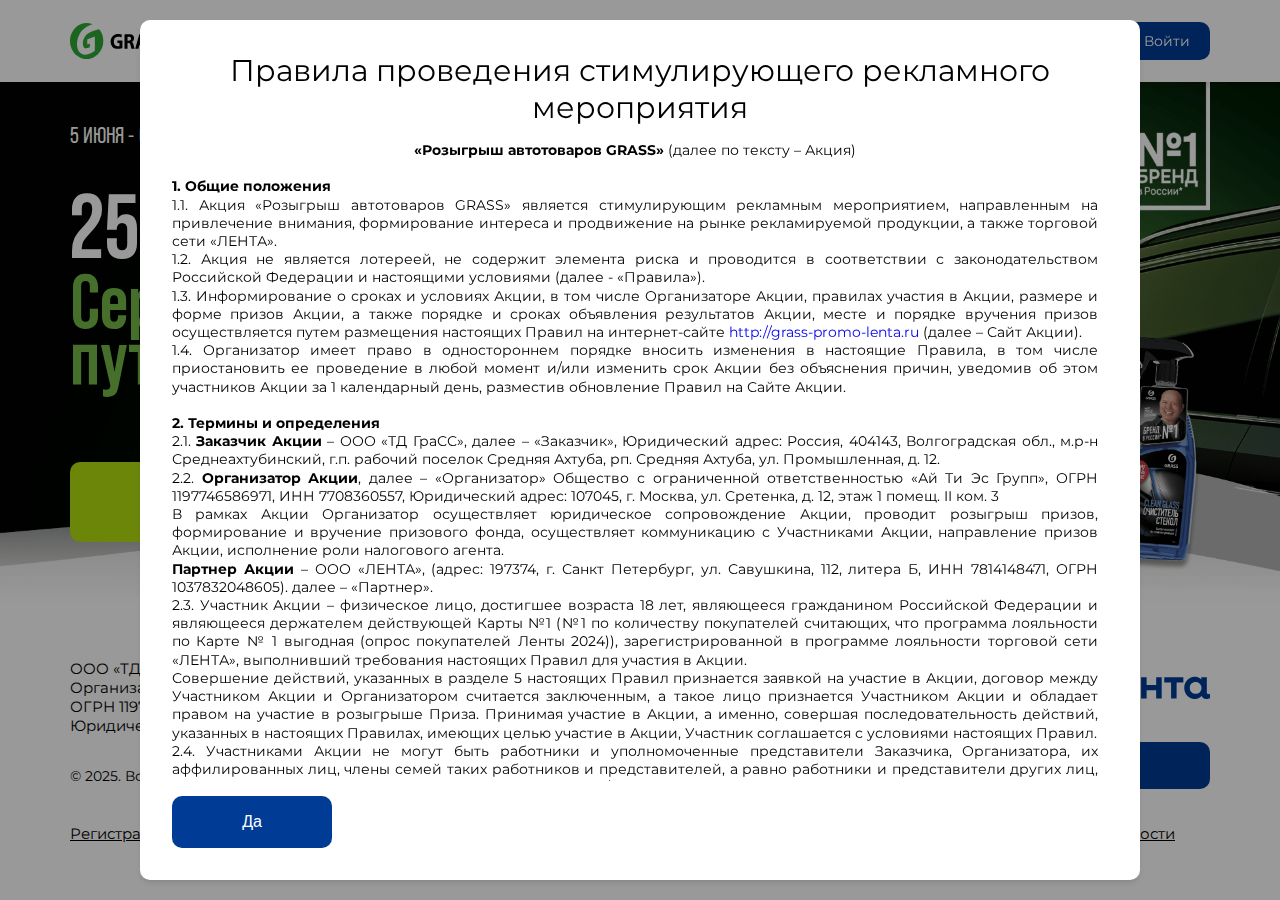
<file: modal6.html>
<!DOCTYPE html>
<html lang="ru">
<head>




	<meta charset="utf-8"/>
	<meta http-equiv="X-UA-Compatible" content="IE=edge,chrome=1"/>
	<meta name="viewport" content="width=device-width,initial-scale=1">
	<title>Grass</title>

	<link rel="apple-touch-icon" sizes="57x57" href="./favicon/apple-icon-57x57.png">
	<link rel="apple-touch-icon" sizes="60x60" href="./favicon/apple-icon-60x60.png">
	<link rel="apple-touch-icon" sizes="72x72" href="./favicon/apple-icon-72x72.png">
	<link rel="apple-touch-icon" sizes="76x76" href="./favicon/apple-icon-76x76.png">
	<link rel="apple-touch-icon" sizes="114x114" href="./favicon/apple-icon-114x114.png">
	<link rel="apple-touch-icon" sizes="120x120" href="./favicon/apple-icon-120x120.png">
	<link rel="apple-touch-icon" sizes="144x144" href="./favicon/apple-icon-144x144.png">
	<link rel="apple-touch-icon" sizes="152x152" href="./favicon/apple-icon-152x152.png">
	<link rel="apple-touch-icon" sizes="180x180" href="./favicon/apple-icon-180x180.png">
	<link rel="icon" type="image/png" sizes="192x192"  href="./favicon/android-icon-192x192.png">
	<link rel="icon" type="image/png" sizes="32x32" href="./favicon./favicon-32x32.png">
	<link rel="icon" type="image/png" sizes="96x96" href="./favicon./favicon-96x96.png">
	<link rel="icon" type="image/png" sizes="16x16" href="./favicon./favicon-16x16.png">
	<link rel="manifest" href="./favicon/manifest.json">
	<meta name="msapplication-TileColor" content="#ffffff">
	<meta name="msapplication-TileImage" content="./favicon/ms-icon-144x144.png">
	<meta name="theme-color" content="#ffffff">

	<script src="https://cdn.jsdelivr.net/npm/swiper@11/swiper-bundle.min.js"></script>
	<link rel="stylesheet" href="https://cdn.jsdelivr.net/npm/swiper@11/swiper-bundle.min.css" />

  <script type="module" crossorigin src="./assets/js/index.js"></script>
  <link rel="stylesheet" href="./assets/css/index.css">
</head>
<body>

	
		<header class="header">
	<div class="wrapper">
		<div class="menu-button">
			<img src="./assets/img/menu.svg" alt="">
		</div>

		<div class="logo">
			<img src="./assets/img/logo.svg" alt="">
		</div>
		
		<nav class="menu">
			<a href="./#gifts" class="menu__link">Призы</a>
			<a href="./#products" class="menu__link">Продукция</a>
			<a href="./#winners" class="menu__link">Победители</a>
			<a href="./#questions" class="menu__link">Вопросы / Ответы</a>
			<a href="#" class="menu__link" data-modal-open="#modal-contact">Связаться с нами</a>
		</nav>

		
		<div class="info">
			<button class="button" type="button" data-modal-open="#modal-login">
				Войти
			</button>
		</div>
		
	</div>

	<div class="mobile-menu">
			<div class="mobile-menu-link" data-modal-open="#modal-rules">Правила акции</div>
			<a href="./#gifts" class="mobile-menu-link">Призы</a>
			<a href="./#products" class="mobile-menu-link">Продукция</a>
			<a href="./#winners" class="mobile-menu-link">Победители</a>
			<a href="./#questions" class="mobile-menu-link">Вопросы / Ответы</a>
			<div class="mobile-menu-link" data-modal-open="#modal-contact">Связаться с нами</div>
			<div class="mobile-menu-link" data-modal-open="#modal-politic">Политика конфиденциальности</div>
	</div>
</header>
	

	
	<div class="banner">
    <div class="wrapper">
        <div class="banner__date">
            5 июня - 6 июля 2025
        </div>
        <div class="banner__body">
            <div class="banner__title">
                <span>250 000₽</span>
                <span class="green">
                    <span>Сертификат на путешествие</span>
                </span>
            </div>
            <div class="banner__prize">
                <div class="banner__prize-img">
                    <img src="./assets/img/prize.png" alt="">
                </div>
                <div class="banner__prize-title">
                    Каждые 299₽
                    <span>в чеке = 1 шанс в розыгрыше призов</span>
                </div>
            </div>
        </div>
        <div class="banner__button">
            УЧАСТВОВАТЬ
        </div>

        <div class="banner__img2">
            <img src="./assets/img/banner-img2.png" alt="">
        </div>
    </div>
    <div class="banner__img">
        <picture>
            <source srcset="./assets/img/banner-mimg.png" media="(max-width: 640px)">
            <img src="./assets/img/banner-img.png" alt="">
        </picture>
    </div>
</div>
	<div class="modal modal-rules active" id="modal-rules">
    <div class="modal__container">
        <div class="modal__title">
            Правила проведения стимулирующего рекламного мероприятия
        </div>
        <div class="modal__text">
            <p style="text-align:center;"><b>«Розыгрыш автотоваров GRASS»</b> (далее по тексту – Акция)</p><br>
           <p>
                <b>1. Общие положения</b><br>
                1.1. Акция «Розыгрыш автотоваров GRASS» является стимулирующим рекламным мероприятием,
                направленным на привлечение внимания, формирование интереса и продвижение на рынке
                рекламируемой продукции, а также торговой сети «ЛЕНТА».<br>
                1.2. Акция не является лотереей, не содержит элемента риска и проводится в соответствии с
                законодательством Российской Федерации и настоящими условиями (далее - «Правила»).<br>
                1.3. Информирование о сроках и условиях Акции, в том числе Организаторе Акции, правилах участия
                в Акции, размере и форме призов Акции, а также порядке и сроках объявления результатов Акции, месте
                и порядке вручения призов осуществляется путем размещения настоящих Правил на интернет-сайте
                <a href="http://grass-promo-lenta.ru">http://grass-promo-lenta.ru</a> (далее – Сайт Акции).<br>
                1.4. Организатор имеет право в одностороннем порядке вносить изменения в настоящие Правила, в
                том числе приостановить ее проведение в любой момент и/или изменить срок Акции без объяснения
                причин, уведомив об этом участников Акции за 1 календарный день, разместив обновление Правил на
                Сайте Акции.
           </p><br>
            <p>
                <b>2. Термины и определения</b><br>
                2.1. <b>Заказчик Акции</b> – ООО «ТД ГраСС», далее – «Заказчик»,
                Юридический адрес: Россия, 404143, Волгоградская обл., м.р-н Среднеахтубинский, г.п. рабочий
                поселок Средняя Ахтуба, рп. Средняя Ахтуба, ул. Промышленная, д. 12.<br>
                2.2. <b>Организатор Акции</b>, далее – «Организатор»
                Общество с ограниченной ответственностью «Ай Ти Эс Групп»,
                ОГРН 1197746586971, ИНН 7708360557, Юридический адрес: 107045, г. Москва, ул. Сретенка, д. 12, этаж
                1 помещ. II ком. 3<br>
                В рамках Акции Организатор осуществляет юридическое сопровождение Акции, проводит розыгрыш
                призов, формирование и вручение призового фонда, осуществляет коммуникацию с Участниками Акции,
                направление призов Акции, исполнение роли налогового агента.<br>
                <b>Партнер Акции</b> – ООО «ЛЕНТА», (адрес: 197374, г. Санкт Петербург, ул. Савушкина, 112, литера Б, ИНН
                7814148471, ОГРН 1037832048605). далее – «Партнер».<br>
                2.3. Участник Акции – физическое лицо, достигшее возраста 18 лет, являющееся гражданином
                Российской Федерации и являющееся держателем действующей Карты №1 (№1 по количеству
                покупателей считающих, что программа лояльности по Карте № 1 выгодная (опрос покупателей Ленты
                2024)), зарегистрированной в программе лояльности торговой сети «ЛЕНТА», выполнивший требования
                настоящих Правил для участия в Акции.<br>
                Совершение действий, указанных в разделе 5 настоящих Правил признается заявкой на участие в Акции,
                договор между Участником Акции и Организатором считается заключенным, а такое лицо признается
                Участником Акции и обладает правом на участие в розыгрыше Приза. Принимая участие в Акции, а
                именно, совершая последовательность действий, указанных в настоящих Правилах, имеющих целью
                участие в Акции, Участник соглашается с условиями настоящих Правил.<br>
                2.4. Участниками Акции не могут быть работники и уполномоченные представители Заказчика,
                Организатора, их аффилированных лиц, члены семей таких работников и представителей, а равно
                работники и представители других лиц, имеющих непосредственное отношение к организации и/или
                проведению Акции, а также члены их семей.<br>
                Также Участниками Акции не могут быть клиенты ЛЕНТА ПРО и сторонних сервисов доставки.<br>
                2.5. Организатор имеет право на свое собственное усмотрение, не объясняя Участникам причин и не
                вступая в переписку, признать недействительными любые действия участников Акции, а также запретить
                дальнейшее участие в Акции любому лицу, в отношении которого у Организатора возникли
                обоснованные подозрения в том, что он подделывает, искажает данные и/или извлекает выгоду из
                любой подделки, искажения данных, необходимых для участия в Акции.<br>
                2.6. Организатор и Заказчик Акции не несут ответственность за любые технические сложности в работе
                мобильного интернета, сторонних сервисов (сайта ФНС России, мессенджеров, браузеров), которые
                могут отразиться на работоспособности Сайта Акции.<br>
            </p><br>
            <p>
                <b>3. Сроки и территория проведения Акции</b><br>
                3.1. Срок проведения Акции.<br>
                Общий срок проведения Акции (включая период вручения Призов): с 05 июня 2025 года по 15 августа
                2025 года.<br>
                <b>Срок совершения покупок и загрузки чеков для участия в розыгрыше Призов: с 05 июня 2025 года по
                06 июля 2025 года.</b><br>
                Розыгрыши Призов:<br>
                • 13 июня 2025 года;<br>
                • 20 июня 2025 года;<br>
                • 27 июня 2025 года;<br>
                • 07 июля 2025 года.<br>
                Публикация итогов каждого розыгрыша происходит на интернет-сайте Акции - <a href="http://grass-promo-lenta.ru">http://grass-promo-lenta.ru</a> <br>
                Период вручения Призов победителям Акции: с 13 июня 2025 года по 15 августа 2025 г. (включительно)<br>
                3.2. Время во всех пунктах настоящих Правил указывается московское.<br>
                3.3. Территория проведения Акции: гипермаркеты «ЛЕНТА» на территории Российской Федерации,
                указанные в Дополнении №1 к настоящим Правилам, в том числе онлайн покупки из указанных
                гипермаркетов. Акция недоступна при заказе доставки товара у партнеров- агрегаторов.<br>
                С полным перечнем адресов магазинов сети «ЛЕНТА» можно ознакомиться на сайте
                <a href="https://lenta.com/allmarkets/">https://lenta.com/allmarkets/</a>
            </p><br>
            <p>
                <b>4. Призовой фонд Акции</b><br>
                4.1. Призовой фонд ограничен, формируется из средств Заказчика Акции и Организатора,
                используется исключительно для предоставления призов победителям Акции и состоит из призов,
                указанных в таблице ниже:<br>

                <table>
                    <tr>
                        <th>Наименование приза</th>
                        <th>Кол-во, шт.</th>
                        <th>Сумма Приза в руб.</th>
                        <th>Условия распределения</th>
                        <th>Приз вручает</th>
                    </tr>
                    <tr>
                        <td colspan="5">
                            <b>Гарантированные призы</b>
                        </td>
                    </tr>
                    <tr>
                        <td>Баллы на Карту №1</td>
                        <td>2500</td>
                        <td>100,00 ₽</td>
                        <td>Первым 2500 участникам, выполнившим условия Акции</td>
                        <td>Партнер</td>
                    </tr>
                    <tr>
                        <td colspan="5">
                            <b>Еженедельные призы</b>
                        </td>
                    </tr>
                    <tr>
                        <td>Набор автокосметики </td>
                        <td>100</td>
                        <td>899,00 ₽</td>
                        <td>25 шт в неделю/каждый розыгрыш</td>
                        <td>Организатор</td>
                    </tr>
                    <tr>
                        <td>1000 баллов на Карту №1  </td>
                        <td>40</td>
                        <td>1 000,00 ₽</td>
                        <td>10 шт в неделю/каждый розыгрыш</td>
                        <td>Партнер</td>
                    </tr>
                    <tr>
                        <td>Промокод «Яндекс заправки» </td>
                        <td>80</td>
                        <td>2 000,00 ₽ </td>
                        <td>20 шт в неделю/каждый розыгрыш</td>
                        <td>Организатор</td>
                    </tr>
                    <tr>
                        <td>Электронный подарочный сертификат ОЗОН</td>
                        <td>28</td>
                        <td>4 000,00 ₽</td>
                        <td>7 шт в неделю/каждый розыгрыш</td>
                        <td>Организатор</td>
                    </tr>


                    <tr>
                        <td colspan="5">
                            <b>Главный приз</b>
                        </td>
                    </tr>
                    <tr>
                        <td>
                            Главный приз - сертификат на
                            путешествие (подарочный
                            сертификат «Корал тревел»
                            номиналом 250 000 рублей), а
                            также Денежная часть приза в
                            размере 132 462,00 рублей,
                            рассчитываемая по формуле Y =
                            (N – 4000)/0,65*0,35 (где: Y –
                            сумма денежной части приза, N
                            - стоимость вещественной части
                            приза).
                            Денежная часть приза
                            исчисляется исходя из общей
                            стоимости приза и
                            используется Организатором
                            для уплаты НДФЛ, согласно
                            требованиям действующего
                            законодательства РФ.
                            Сертификат и денежная часть
                            приза являются единым
                            призом. Выплата денежной
                            части приза отдельно от приза
                            не производится.
                        </td>
                        <td>1</td>
                        <td>250 000,00 ₽</td>
                        <td>Финальный розыгрыш 07 июля 2025 г.</td>
                        <td>Организатор</td>
                    </tr>
                </table>

                *Срок действия баллов составляет 6 (шесть) месяцев с даты начисления на Карту №1.<br><br>
                4.2. За весь срок Акции Участник Акции может выиграть <b>не более одного приза в еженедельных и
                главном розыгрышах</b>, указанных в п. 4.1. настоящих Правил.<br>
                Баллы на Карту №1 получают 2500 первых уникальных участников. Гарантированный приз – 100 баллов
                на Карту №1 один участник может получить <b>только один раз</b> за весь период Акции.<br>
                4.3. Характеристики Призов определяются Организатором Акции, могут не совпадать с ожиданиями
                Участников Акции и отличаться от изображений Призов на Сайте Акции и/или в рекламных материалах.<br>
                4.4. Организатор вправе по своему усмотрению изменить состав Призового фонда, а также заменить
                тот или иной Приз сопоставимым по характеристикам. Сопоставимость определяется Организатором.<br>
                4.5. Замена Призов, выплата денежной компенсации вместо Приза по запросу Участников Акции не
                производятся.<br>
                4.6. Внимание! Организатор настоящим информирует Участников об обязанностях уплаты налога на
                доходы физических лиц со стоимости приза, превышающей 4000 рублей по ставке 35% на основании
                статьи 217 и статьи 224 Налогового Кодекса РФ. В соответствии с требованиями действующего
                законодательства Российской Федерации Организатор Акции предоставляет в налоговые органы, по
                месту своей регистрации, сведения о доходах физических лиц по форме «Справка о доходах»,
                выплаченных Участникам в связи с получением призов Акции. При выдаче приза Организатор Акции,
                исполняя обязанности налогового агента, исчисляет налог на доходы физических лиц и удерживает
                его из денежной части приза в соответствии с действующим налоговым законодательством
                Российской Федерации для перечисления его в бюджет соответствующего уровня.<br>
                Одновременно Организатор информирует участников о том, что в случае получения в налоговом
                периоде иных призов в результате выигрыша в иных различных стимулирующих мероприятиях с
                совокупной стоимостью более, чем 4 000 рублей, такой участник самостоятельно оплачивает НДФЛ со
                стоимости таких призов в размере 35% во исполнение ст. 226 Налогового Кодекса Российской
                Федерации.
            </p><br>
            <p>
                <b>5. Порядок участия в Акции</b><br>
                5.1. Для того, чтобы стать участником розыгрыша Призов, необходимо:<br>
                5.1.1. Быть участником программы лояльности торговой сети «ЛЕНТА».<br>
                5.1.2. Совершить покупку автотоваров Grass не менее, чем на 299 рублей 00 копеек в одном
                чеке в сроки, предусмотренные в 3.1 настоящих Правил в любом магазине «ЛЕНТА», указанном в<br>
                Дополнении №1 к настоящим Правилам. Полный список акционных автотоваров Grass указан в<br>
                Дополнении №2 к настоящим Правилам.<br>
                5.1.3. Зарегистрироваться на Сайте Акции, указав в обязательном порядке имя, номер мобильного
                телефона, адрес электронной почты, номер Карты №1.<br>
                5.1.4. Зарегистрировать чек с совершенной покупкой автотоваров Grass путем загрузки фото/скана
                кассового чека в хорошем читаемом качестве с QR-кодом (или загрузкой электронного чека) в
                соответствующем разделе на Сайте.<br>
                5.1.5. Дождаться информации на Сайте, что чек принят.<br>
                5.1.6. Первые 2 500 уникальных участников акции однократно получают 100 баллов на Карту №1
                после подтверждения участия в Акции.<br>
                5.2. Покупка в чеке на сумму 299 (Двести девяносто девять) рублей 00 копеек под товарным знаком
                Grass (список акционных товаров указан в Дополнении №2 к Правилам) является 1 (Одной) заявкой на
                участие в Акции. Если участник совершил единовременную покупку 1 (Одного) Продукта под товарным
                знаком Grass, фигурирующую в кассовом чеке, Участник получается 1 (Один) шанс в розыгрыше. Если
                Участник совершил единовременную покупку 2 (Двух) продуктов под товарным знаком Grass,
                фигурирующую в кассовом чеке, Участник получается 2 (Два) шанс в розыгрыше и т.д.<br>
                5.3. Организатор не несет ответственность за наличие и/или окончание Товара, участвующего в Акции.
            </p><br>
            <p>
                <b>6. Порядок определения Победителей</b><br>
                6.1. Определение обладателей Призов (победителей) производится в период Розыгрыша Призов (п.
                3.1. Правил) среди Участников Акции, выполнивших условия участия в Акции (раздел 5 Правил) в период
                срока выполнения условий для участия в розыгрыше Призов (п. 3.1. Правил).<br>
                6.2. Организатор формирует список Участников Акции, соответствующих п. 6.1. настоящих Правил с
                присвоением каждому зарегистрированному чеку уникального ID, под которым они принимают участие
                в розыгрыше Призов. Реестр ID для розыгрыша формируется Организатором автоматически в
                хронологическом порядке.<br>
                6.3. При проведении каждого розыгрыша нумерация призов начинается с первого номера. Процедура
                по определению Победителей одинакова для всех призов во всех Розыгрышах. Для каждого розыгрыша
                создается отдельный реестр, в который включаются все чеки участников, поданные согласно условиям,
                указанным в п. 5. настоящих Правил.<br>
                6.4. Формула для розыгрыша Призов среди участников, соответствующих п. 5. настоящих Правил и
                включенных в реестр для розыгрыша Призов:<br>
                N=X/(Q+1), где:<br>
                N — порядковый номер выигрышной заявки претендента на получение приза / коэффициент для
                определения порядковых номеров выигрышных заявок на получение призов.<br>
                Х – общее количество заявок, зарегистрированных за период приёма заявок в розыгрыш.<br>
                Q – количество призов, разыгрываемых в период розыгрыша.<br>
                В случае получения дробного значения числа N при расчете по формуле округление производится до
                целого числа в меньшую сторону.<br>
                В случае, если в Розыгрыше предусмотрено более одного Победителя, вторым / третьим и т.д.
                Победителем становится, каждый N-й Участник.<br>
                Итого по указанной формуле определяется количество Победителей, равное кол-ву разыгрываемых в
                каждый расчетный период Призов.<br>
                6.5. Результаты розыгрыша Призов публикуются на сайте Акции в Период вручения Призов в
                соответствующем разделе в формате: Наименование приза, Имя, последние 4 цифры мобильного
                телефона. Победителям розыгрыша также направляется индивидуальная коммуникация в соответствии
                с предоставленными ими контактами.<br>
            </p><br>
            <p>
                <b>7. Порядок вручения Призов</b><br>
                7.1. Организатор Акции и Партнер вручают Призы победителям розыгрыша Призов в Период
                вручения Призов согласно таблице, указанной в п.4.1 Правил.<br>
                7.2. Призы в виде Баллов начисляются в период с 13 июня 2025 года по 15 августа 2025 года
                Участнику Акции на Карту №1 Партнером Акции.<br>
                7.3. Организатор Акции вправе запрашивать дополнительные сведения или документы для получения
                Призов.<br>
                7.3.1. Для получения Еженедельных призов Победителям необходимо предоставить Организатору
                корректный адрес электронной почты для направления приза, направив письмо по адресу
                Организатора <a href="mailto:grass@itspromo.ru">grass@itspromo.ru</a> в срок до 15 июля 2025 г. (включительно).<br>
                7.3.2. Обладатель Главного приза по требованию Организатора обязан в срок не позднее 15 июля
                2025г., предоставить Организатору путем отправки письма на адрес электронной почты
                <a href="mailto:grass@itspromo.ru">grass@itspromo.ru</a> следующие сведения:<br>
                • копию паспорта гражданина РФ (первая страница с закрытой фотографией и разворот с
                местом регистрации),<br>
                • копию ИНН,<br>
                • копию СНИЛС,<br>
                • адрес для доставки приза и передачи курьеру оригинала Акта приема-передачи;<br>
                • в случае направления Организатором документов для заполнения: заполнить все
                документы, предоставляемые Организатором, необходимые для документального
                оформления получения приза и поставить свою собственноручную подпись. Указание
                неполной/недостоверной информации, необходимой для заполнения указанного документа
                означает отказ от приза;<br>
                Форма Акта приема-передачи приза направляется победителю ответным письмом по
                электронной почте.<br>
                7.3.3. В случае непредставления / несвоевременного предоставления документов и сведений,
                указанных в п. 7.3.2. Правил, предоставления документов или сведений в неполном объеме или
                нечитаемом виде, а также при несовпадении сведений в предоставленных документах с данными,
                указанными Участником Акции при подаче заявки на участие в Акции, а также в личном кабинете
                программы лояльности «Лента» Участник Акции признается отказавшимся от Приза, Приз
                признается невостребованным и передается Организатору для дальнейшего распоряжения по
                своему усмотрению.<br>
                7.4. В случае отказа Участника Акции от принятия приза и/или обращения за призом по истечению
                срока, указанного в 7.3. настоящих Правил, (по любым причинам) приз не выдается, не передается
                третьим лицам, не компенсируется Участнику Акции и не обменивается на денежный эквивалент и
                используется Организатором по своему усмотрению.<br>
                7.5. Ответственность Организатора по выдаче призов ограничена исключительно вышеуказанным
                количеством и видами (характеристиками), указанными в п.4.1. Правил. Все претензии относительно
                качества призов необходимо предъявлять непосредственно товаропроизводителю/ организации,
                оказывающей услуги.<br>
                7.6. Организатор не несет ответственности за неполучение от Участника Акции необходимых
                сведений, в том числе по вине почтовой службы, организаций связи, за технические проблемы и/или
                мошенничества в сети Интернет и/или каналов связи, используемых при проведении Акции, а также за
                невозможность осуществления связи с Участником Акции из-за указанных неверных или неактуальных
                контактных данных, в том числе номера телефона, ФИО участника и иных данных.<br>
                7.7. Все расходы, связанные с участием в настоящей Акции и получением Приза, в том числе, но не
                исключительно, транспортные расходы, расходы на услуги связи и проч., победители несут за свой счет.
                Компенсации таких расходов не предоставляются.<br>
                7.8. Организатор не несет ответственности за неисполнение либо ненадлежащее исполнение своих
                обязательств, а также за какие-либо прямые, косвенные, особые потери участников, связанные с
                участием в Акции, если неисполнение обязательств явилось следствием непредвиденных обстоятельств
                непреодолимой силы. Организатор не обязан возмещать потери Участникам Акции в подобных случаях.
            </p><br>
            <p>
                <b>8. Персональные данные</b><br>
                8.1. Принимая участие в Акции, Участники соглашаются с тем, что добровольно предоставленная ими
                для целей проведения Акции информация, в том числе персональные данные, будут обрабатываться
                Организатором, Заказчиком и Партнером Акции в соответствии с законодательством Российской
                Федерации о персональных данных.<br>
                8.2. Принимая участие в Акции, Участники подтверждают свое согласие с тем, что Организатор и
                уполномоченные ими лица вправе осуществлять сбор, систематизацию, накопление, хранение,
                уточнение (обновление, изменение), использование, передачу, в том числе трансграничную (кроме
                распространения), обезличивание, блокирование, уничтожение, а также иным образом обрабатывать
                персональные данные Участников, которые те предоставляют, при условии соблюдения необходимых
                мер защиты таких данных от несанкционированного распространения.<br>
                8.3. Согласие действительно с момента начала участия Участника в настоящей Акции.<br>
                8.4. Организатор не несет ответственности за неисполнение действий, связанных с проведением
                Акции, если такое неисполнение произошло вследствие отзыва Участником своих персональных
                данных.<br>
                8.5. Субъект персональных данных вправе отозвать свое согласие, отправив электронное письмо на
                адрес <a href="mailto:post@itsgroup24.ru">post@itsgroup24.ru</a> Организатору Программы с указанием в уведомлении своей фамилии, имени,
                отчества, мобильного телефона, которые Участник сообщал для участия в Акции в числе своих
                регистрационных данных.
            </p><br><br>

            <p style="text-align: center;">
                Дополнение №1<br>
                К Правилам Акции <b>«Розыгрыш автотоваров GRASS»</b><br>
                Список магазинов, участвующих в Акции<br>
            </p>
            <table border="1">
                <tr>
                    <th>№</th>
                    <th>Адрес</th>
                </tr>
                <tr><td>1</td><td>Санкт-Петербург г. ул.Савушкина, д.112 лит.А</td></tr>
                <tr><td>2</td><td>Санкт-Петербург г. ул. Шереметьевская, д. 11 лит.А</td></tr>
                <tr><td>3</td><td>Санкт-Петербург г. ул. Бухарестская, д. 69 лит.А</td></tr>
                <tr><td>4</td><td>Санкт-Петербург г. Выборгское шоссе, д.11 лит.А</td></tr>
                <tr><td>5</td><td>Санкт-Петербург г. д. Старо-Паново Таллинское шоссе, дом 159 лит.А</td></tr>
                <tr><td>6</td><td>Санкт-Петербург г. Дальневосточный пр-кт д.16, 1</td></tr>
                <tr><td>7</td><td>Санкт-Петербург г. п. Шушары, Московское шоссе, д.16. лит.А</td></tr>
                <tr><td>8</td><td>Санкт-Петербург г. ул. Уральская, д.29 лит.А</td></tr>
                <tr><td>9</td><td>Санкт-Петербург г. наб.Обводного кан., д.118 кор.7 лит.А</td></tr>
                <tr><td>10</td><td>Санкт-Петербург г. ул. Руставели, д.61 лит.А</td></tr>
                <tr><td>11</td><td>Санкт-Петербург г. ул.Хасанская, д.17 лит.А</td></tr>
                <tr><td>12</td><td>Санкт-Петербург г. Вербная ул. д. 21 лит.А</td></tr>
                <tr><td>13</td><td>Великий Новгород г. Великая, ул. д.22А</td></tr>
                <tr><td>14</td><td>Санкт-Петербург г. Парголово, Выборгское шоссе, 216 лит.А</td></tr>
                <tr><td>15</td><td>Петрозаводск г. ул. Ленинградская, д.13</td></tr>
                <tr><td>16</td><td>Санкт-Петербург г. Будённого проспект 31к1</td></tr>
                <tr><td>17</td><td>Санкт-Петербург г. Бабушкина ул. 125 лит.А</td></tr>
                <tr><td>18</td><td>Санкт-Петербург г. Обуховской обороны пр. 305 лит. А</td></tr>
                <tr><td>19</td><td>Ленинградская обл. Колпино п Тельмана 2Б лит.А</td></tr>
                <tr><td>20</td><td>Череповец г. ул. Годовикова, 37</td></tr>
                <tr><td>21</td><td>Сыктывкар г. Октябрьский пр. 141</td></tr>
                <tr><td>22</td><td>Вологда г. ш.Окружное 35</td></tr>
                <tr><td>23</td><td>Череповец г. пр. Шекснинский пр. д.2</td></tr>
                <tr><td>24</td><td>Армавир г. Песчаная ул. 40/1</td></tr>
                <tr><td>25</td><td>Псков г. Рижский проспект 96-Б</td></tr>
                <tr><td>26</td><td>Московская обл. г.Балашиха ш. Энтузиастов 80</td></tr>
                <tr><td>27</td><td>Курск г. Энгельса ул. 115 лит Д</td></tr>
                <tr><td>28</td><td>Москва г. Братеево ул. Борисовские пруды д. 26/2</td></tr>
                <tr><td>29</td><td>Уфа г. Октябрьский р-н, Сипайловская ул. 1</td></tr>
                <tr><td>30</td><td>Астрахань г. ул. Николая Островского, д. 146А</td></tr>
                <tr><td>31</td><td>Волгоград г. пр. Университетский,105</td></tr>
                <tr><td>32</td><td>Ростовская обл. Аксай г. Аксайский пр. 2</td></tr>
                <tr><td>33</td><td>Новороссийск г. село Цемдолина, Ленина ул. 7-ж</td></tr>
                <tr><td>34</td><td>Новороссийск г. Григорьева ул., д. 1</td></tr>
                <tr><td>35</td><td>Ульяновск г. Созидателей пр. 112</td></tr>
                <tr><td>36</td><td>Ульяновск г. Олимпийский проспект 6</td></tr>
                <tr><td>37</td><td>Краснодар г. Восточный Обход ул. 19</td></tr>
                <tr><td>38</td><td>Краснодар г. Российская ул. 257</td></tr>
                <tr><td>39</td><td>Ижевск г. Камбарская ул., д. 110</td></tr>
                <tr><td>40</td><td>Волжский г. Ленина пр. 313</td></tr>
                <tr><td>41</td><td>Пермь г. Парковый пр. 66</td></tr>
                <tr><td>42</td><td>Железноводск г. п. Иноземцево Геологическая ул. д. 29</td></tr>
                <tr><td>43</td><td>Ростов-на-Дону г. ул. Доватора 267</td></tr>
                <tr><td>44</td><td>Таганрог г. Большая Бульварная ул. 15</td></tr>
                <tr><td>45</td><td>Новошахтинск г. Харьковская ул., д. 201</td></tr>
                <tr><td>46</td><td>Ленинградская обл. Кудрово д. Строителей пр. стр. 7</td></tr>
                <tr><td>47</td><td>Санкт-Петербург г. Лиговский пр. 283, лит.А</td></tr>
                <tr><td>48</td><td>Йошкар-Ола Марий-Эл, Медведево пгт. Логинова ул., д. 10</td></tr>
                <tr><td>49</td><td>Нижний Новгород г. Родионова ул. 200</td></tr>
                <tr><td>50</td><td>Тольятти г. Южное шоссе д.4</td></tr>
                <tr><td>51</td><td>Нижний Новгород г. Московское шоссе 30В</td></tr>
                <tr><td>52</td><td>Набережные Челны г. Автозаводский проспект 62</td></tr>
                <tr><td>53</td><td>Чебоксары г. пр Тракторостроителей 76</td></tr>
                <tr><td>54</td><td>Уфа г. Бельская ул. 70</td></tr>
                <tr><td>55</td><td>Казань г. Комиссара Габишева ул. д. 32</td></tr>
                <tr><td>56</td><td>Саратов г. Усть-Курдюмская ул. д. 73</td></tr>
                <tr><td>57</td><td>Тольятти г. Громовой д.25, 15А 20А</td></tr>
                <tr><td>58</td><td>Нижний Тагил г. Уральский пр. д. 75</td></tr>
                <tr><td>59</td><td>Ленинградская обл. Всеволожск г. ш. Дорога Жизни д.6</td></tr>
                <tr><td>60</td><td>Пенза г. пр. Строителей д. 2 Б</td></tr>
                <tr><td>61</td><td>Нижнекамск г. Лесная ул. д. 14</td></tr>
                <tr><td>62</td><td>Саранск г. Волгоградская ул. д. 71</td></tr>
                <tr><td>63</td><td>Альметьевск г. Ленина ул. д. 132</td></tr>
                <tr><td>64</td><td>Шахты г. Александровск-Грушевский пр-кт д. 13</td></tr>
                <tr><td>65</td><td>Челябинск г. Блюхера ул. д. 126</td></tr>
                <tr><td>66</td><td>Новосибирск г. Гусинобродское шоссе, д.64</td></tr>
                <tr><td>67</td><td>Новосибирск г. ул.Энергетиков, проезд 9</td></tr>
                <tr><td>68</td><td>Новосибирск г. ул. Большевистская, д.52/1</td></tr>
                <tr><td>69</td><td>Магнитогорск г. Вокзальная ул. д. 23</td></tr>
                <tr><td>70</td><td>Барнаул г. ул.Павловский тракт, д.156</td></tr>
                <tr><td>71</td><td>Омск г. ул.70 лет Октября, д.25</td></tr>
                <tr><td>72</td><td>Новосибирск г. Кирзаводская ул. 1А</td></tr>
                <tr><td>73</td><td>Омск г. ул. 21-я Амурская 21</td></tr>
                <tr><td>74</td><td>Омск г. Лукашевича ул. д. 33</td></tr>
                <tr><td>75</td><td>Новосибирск г. Петухова ул. 73</td></tr>
                <tr><td>76</td><td>Омск г. Сибирский пр. 7</td></tr>
                <tr><td>77</td><td>Омск г. 10 Лет Октября ул. 190 корп.2</td></tr>
                <tr><td>78</td><td>Барнаул г. Власихинская ул. 67</td></tr>
                <tr><td>79</td><td>Прокопьевск г. Строителей пр. 18</td></tr>
                <tr><td>80</td><td>Бийск г. Митрофанова ул. 1/1</td></tr>
                <tr><td>81</td><td>Новокузнецк г. село Ильинка Светлая ул. 7</td></tr>
                <tr><td>82</td><td>Красноярск г. Советский район, ул. 9 Мая-ул. д. 62</td></tr>
                <tr><td>83</td><td>Томск г. пр. Мира 30</td></tr>
                <tr><td>84</td><td>Кемерово г. Ленинградский пр-кт д. 28 B</td></tr>
                <tr><td>85</td><td>Тюмень г. ул. Мельникайте, д.139</td></tr>
                <tr><td>86</td><td>Сургут г. ул. 30 лет Победы 74</td></tr>
                <tr><td>87</td><td>Сургут г. Югорский тракт ул. 2</td></tr>
                <tr><td>88</td><td>Тюмень г. Республики ул., д. 291</td></tr>
                <tr><td>89</td><td>Новосибирск г. ул. Мясниковой 29</td></tr>
                <tr><td>90</td><td>Томск г. Елизаровых ул. 13</td></tr>
                <tr><td>91</td><td>Барнаул г. Ленина пр. 102 В</td></tr>
                <tr><td>92</td><td>Юрга г. Кузбасский пр. Волгоградская ул., д. 29</td></tr>
                <tr><td>93</td><td>Томск г. Пушкина ул. 59</td></tr>
                <tr><td>94</td><td>Ханты-Мансийск г. р-н Нефтебазы Объездная ул. 9</td></tr>
                <tr><td>95</td><td>Сыктывкар г. Сысольское ш. д. 27</td></tr>
                <tr><td>96</td><td>Великий Новгород г. Псковская ул.д. 33</td></tr>
                <tr><td>97</td><td>Московская обл. Мытищи г. д. Шолохово Дмитровское ш. 10</td></tr>
                <tr><td>98</td><td>Новокузнецк г. Центральный р-н.Транспортная ул. 136</td></tr>
                <tr><td>99</td><td>Братск г. Гагарина ул. 75</td></tr>
                <tr><td>100</td><td>Рязань г. Тимуровцев ул. 3А</td></tr>
                <tr><td>101</td><td>Иваново г. пр. Строителей д. 25</td></tr>
                <tr><td>102</td><td>Оренбург г. Загородное ш. д.36 к. 1</td></tr>
                <tr><td>103</td><td>Тверь г. Московское шоссе 16</td></tr>
                <tr><td>104</td><td>Брянск г. Объездная ул., 30</td></tr>
                <tr><td>105</td><td>Московская обл. д. Елино 20, корп.2</td></tr>
                <tr><td>106</td><td>Воронеж г. Московский пр. 129/1 лит.1А</td></tr>
                <tr><td>107</td><td>Ярославль г. Тутаевское шоссе 1</td></tr>
                <tr><td>108</td><td>Ярославль г. Авиаторов пр. 149</td></tr>
                <tr><td>109</td><td>Воронеж г. Домостроителей ул. 24 лит.1А</td></tr>
                <tr><td>110</td><td>Белгород г. ул. Победы 83Б</td></tr>
                <tr><td>111</td><td>Белгород г. Щорса ул. 43 А</td></tr>
                <tr><td>112</td><td>Москва г. 7-я Кожуховская ул. 9</td></tr>
                <tr><td>113</td><td>Иркутск г. ул. Сергеева ул., д. 3/5</td></tr>
                <tr><td>114</td><td>Ярославль г. Фрунзе пр., 56 лит Д</td></tr>
                <tr><td>115</td><td>Московская обл. г.Балашиха,мкр Саввино Пригородная ул.</td></tr>
                <tr><td>116</td><td>Московская обл. г Сергиев Посад Новоугличское ш.85</td></tr>
                <tr><td>117</td><td>Ярославль г. Ленинградский пр-кт 54, А</td></tr>
                <tr><td>118</td><td>Смоленск г. 25 Сентября ул., 35, лит А</td></tr>
                <tr><td>119</td><td>Ставрополь г. Доваторцев ул. д.75, А</td></tr>
                <tr><td>120</td><td>Тобольск г. 15й мкр д. 21</td></tr>
                <tr><td>121</td><td>Волгоград г. Космонавтов ул. д. 30</td></tr>
                <tr><td>122</td><td>Омск г. с. Пушкино, Красноярский тракт д. 22А</td></tr>
                <tr><td>123</td><td>Кемерово г. Баумана ул. д.20</td></tr>
                <tr><td>124</td><td>Красноярск г. Дмитрия Мартынова ул.,12, пом.36</td></tr>
                <tr><td>125</td><td>Новокузнецк г. Зорге ул. д. 7, лит. А</td></tr>
                <tr><td>126</td><td>Московская обл. Троицк г. Калужское шоссе 42-й км 6</td></tr>
                <tr><td>127</td><td>Ставропольский край, с.Верхнерусское, Батайская ул. 2/А</td></tr>
                <tr><td>128</td><td>Тюмень г. Тобольский тракт д. 101</td></tr>
                <tr><td>129</td><td>Пермь г. шоссе Космонавтов 162</td></tr>
                <tr><td>130</td><td>Липецк г. М.И. Неделина ул., д. 4</td></tr>
                <tr><td>131</td><td>Новочеркасск г. Гагарина ул. д. 2Б</td></tr>
                <tr><td>132</td><td>Московская обл. Пушкинский р-н Большая Тарасовская ул.</td></tr>
                <tr><td>133</td><td>Балаково г. Саратовская обл., Комарова ул., д.117</td></tr>
                <tr><td>134</td><td>Димитровград г. Ульяновская обл. Свирская ул. д. 45</td></tr>
                <tr><td>135</td><td>Красноярск г. Ястынская ул. 19 лит Д</td></tr>
                <tr><td>136</td><td>Челябинск г. Братьев Каширных ул., 75</td></tr>
                <tr><td>137</td><td>Иваново г. Карла Маркса ул. д. 3, корп. А</td></tr>
                <tr><td>138</td><td>Энгельс г. Химиков пр. д. 1 стр.5</td></tr>
                <tr><td>139</td><td>Орел г. Московское ш., д. 56</td></tr>
                <tr><td>140</td><td>Энгельс г. Красноярская ул. 5 лит. Б</td></tr>
                <tr><td>141</td><td>Москва г. Волгоградский пр-кт, д.177 стр</td></tr>
                <tr><td>142</td><td>Калуга г. Грабцевское ш. 59</td></tr>
                <tr><td>143</td><td>Мурманск г. Шевченко ул. 34</td></tr>
                <tr><td>144</td><td>Самара г. Физкультурная ул. д. 141</td></tr>
                <tr><td>145</td><td>Ижевск г. ул. Баранова д.87</td></tr>
                <tr><td>146</td><td>Саратов г. ул. Им. Блинова Ф.А. д.50</td></tr>
                <tr><td>147</td><td>Орск г. Ленина пр. 168</td></tr>
                <tr><td>148</td><td>Московская обл. г Истра Московская ул. стр. 61</td></tr>
                <tr><td>149</td><td>Московская обл. г Дмитров ул. Бирлово Поле д.1 А</td></tr>
                <tr><td>150</td><td>Иваново г. Лежневская ул. д. 164</td></tr>
                <tr><td>151</td><td>Владимир г. Моковское шоссе д. 2</td></tr>
                <tr><td>152</td><td>Новосибирск г. Бердское шоссе д. 2</td></tr>
                <tr><td>153</td><td>Московская обл. Серпуховский р-н, Борисово д. 111 А</td></tr>
                <tr><td>154</td><td>Каменск-Уральский г. ул. Суворова 48</td></tr>
                <tr><td>155</td><td>Ижевск г. ул. Кирова 146</td></tr>
                <tr><td>156</td><td>Кемерово г. Кузнецкий пр. стр. 33</td></tr>
                <tr><td>157</td><td>Краснодар г. Западный Обход ул. 29</td></tr>
                <tr><td>158</td><td>Петрозаводск г. Комсомольский пр-кт, 27</td></tr>
                <tr><td>159</td><td>Москва г. Ленинский пр. 123</td></tr>
                <tr><td>160</td><td>Москва г. Воскресенское п., Чечёрский пр-д, 51</td></tr>
                <tr><td>161</td><td>Челябинск г. Академика Сахарова ул. 15</td></tr>
                <tr><td>162</td><td>Самара г. Московское ш. 205</td></tr>
                <tr><td>163</td><td>Липецк г. Катукова ул. 51</td></tr>
                <tr><td>164</td><td>Ростов-на Дону г. 14-я линия ул. 84</td></tr>
                <tr><td>165</td><td>Магнитогорск г. Ленина пр. 119</td></tr>
                <tr><td>166</td><td>Астрахань г. Яблочкова ул., 2В/39</td></tr>
                <tr><td>167</td><td>Московская обл. Домодедово г, Кирова ул. стр.28</td></tr>
                <tr><td>168</td><td>Стерлитамак г. Худайбердина ул.120</td></tr>
                <tr><td>169</td><td>Уфа г. Бакалинская ул. 27</td></tr>
                <tr><td>170</td><td>Московская обл. Видное г. Старо-Нагорная ул. 20</td></tr>
                <tr><td>171</td><td>Уфа г. Пархоменко ул. д. 156</td></tr>
                <tr><td>172</td><td>Екатеринбург г. Дублер Сибирского тракта, строение 19/1.</td></tr>
                <tr><td>173</td><td>Архангельск г. Московский пр. 12</td></tr>
                <tr><td>174</td><td>Нижний Тагил г. Свердловское ш. д. 31</td></tr>
                <tr><td>175</td><td>Волгоград г. Университетский пр., д.2</td></tr>
                <tr><td>176</td><td>Нижний Новгород Ореховская ул., д.15 к.1</td></tr>
                <tr><td>177</td><td>Тюмень г. Алебашевская ул, д. 19</td></tr>
                <tr><td>178</td><td>Санкт-Петербург г. Брантовская дор. 3</td></tr>
                <tr><td>179</td><td>Волгоград г. Пролетарская ул. 8</td></tr>
                <tr><td>180</td><td>Челябинск г. Черкасская ул. д. 23</td></tr>
                <tr><td>181</td><td>Челябинск г. Копейское ш. 64</td></tr>
                <tr><td>182</td><td>Ленинградская обл., Бугры п. Южная ул. стр. 5</td></tr>
                <tr><td>183</td><td>Таганрог г. 2-я Советская ул., 74 лит а,б</td></tr>
                <tr><td>184</td><td>Санкт-Петербург Красное Село г. Восстановления ул. 17</td></tr>
                <tr><td>185</td><td>Самара г. Аэродромная ул. 47 корп.А</td></tr>
                <tr><td>186</td><td>Архангельск г. ул. Советская 25</td></tr>
                <tr><td>187</td><td>Казань г. Адоратского ул. 21А,2</td></tr>
                <tr><td>188</td><td>Казань г. ул. Копылова 1Б</td></tr>
                <tr><td>189</td><td>Казань г. Рихарда Зорге ул. 11Б</td></tr>
                <tr><td>190</td><td>Красноярск г. Свердловская ул., 73</td></tr>
                <tr><td>191</td><td>Ленинградская обл. Всеволожск г. Колтушское ш. 305</td></tr>
                <tr><td>192</td><td>Уфа г. ул. Ферина 29</td></tr>
                <tr><td>193</td><td>Оренбург г. Нежинское ш. 2В</td></tr>
                <tr><td>194</td><td>Екатеринбург г. Академика Сахарова пр. 107/1</td></tr>
                <tr><td>195</td><td>Екатеринбург г. Космонавтов пр-кт стр.1в/1</td></tr>
                <tr><td>196</td><td>Екатеринбург г. 22 Партсъезда ул. 2</td></tr>
                <tr><td>197</td><td>Екатеринбург г. Таганская ул. д. 60, А</td></tr>
                <tr><td>198</td><td>Новокузнецк г. Хлебозаводская ул. 19</td></tr>
                <tr><td>199</td><td>Пермь г. Гагарина б-р 65</td></tr>
                <tr><td>200</td><td>Иркутск г. ул. Франк-Каменецкого 13/1</td></tr>
                <tr><td>201</td><td>Ачинск г. Юго-Восточный мкр, 65</td></tr>
                <tr><td>202</td><td>Казань г. Закиева ул., 10</td></tr>
                <tr><td>203</td><td>Оренбург г. Чкалова ул. 51</td></tr>
                <tr><td>204</td><td>Самара г. Красноармейская ул. 131</td></tr>
                <tr><td>205</td><td>Череповец г. Кирилловское ш. 50 А</td></tr>
                <tr><td>206</td><td>Кострома г. мкр-н Давыдовский-3 11, пом. 1</td></tr>
                <tr><td>207</td><td>Тюмень г. Народная ул. 76</td></tr>
                <tr><td>208</td><td>Московская обл. Луховицы г. Пушкина ул. 125 Б</td></tr>
                <tr><td>209</td><td>Красноярск г. Мичурина ул., 77</td></tr>
                <tr><td>210</td><td>Оренбург г. Рокоссовского ул. 2</td></tr>
                <tr><td>211</td><td>Московская обл. Коломна г. Астахова ул. 4 к.4</td></tr>
                <tr><td>212</td><td>Мурманск г. ул.Радищева, д.2</td></tr>
                <tr><td>213</td><td>Ленинградская обл. Кингисепп г. Крикковское ш. 69</td></tr>
                <tr><td>214</td><td>Ленинградская обл. Петергоф г., Гостилицкое ш., 58 лит А</td></tr>
                <tr><td>215</td><td>Санкт-Петербург г. Парашютная ул., 60 лит. А</td></tr>
                <tr><td>216</td><td>Санкт-Петербург г. Шуваловский пр-кт., 45 лит. А</td></tr>
                <tr><td>217</td><td>Санкт-Петербург г. Пискаревский пр. 59 лит. А</td></tr>
                <tr><td>218</td><td>Санкт-Петербург г. Планерная ул., 17 лит А</td></tr>
                <tr><td>219</td><td>Ленинградская обл. Всеволожск г. Дорога Жизни ш., 12</td></tr>
                <tr><td>220</td><td>Ленинградская обл. Сосновый бор г. Академика Александрова ул., 2</td></tr>
                <tr><td>221</td><td>Санкт-Петербург г. Симонова ул., 13/2 лит.А</td></tr>
                <tr><td>222</td><td>Санкт-Петербург г. Урхов пер. 7 лит А</td></tr>
                <tr><td>223</td><td>Санкт-Петербург г. Юрия Гагарина пр-кт., 34/2 лит.Б</td></tr>
                <tr><td>224</td><td>Московская обл. г. Наро-Фоминск пл. Свободы 2, к. ч1</td></tr>
                <tr><td>225</td><td>Черкесск г. Ленина ул. 387, Ж</td></tr>
                <tr><td>226</td><td>Набережные Челны г. Набережночелнинский пр-кт 13А</td></tr>
                <tr><td>227</td><td>Ноябрьск г. ул. Цоя 22</td></tr>
                <tr><td>228</td><td>Саратов г. Верхняя ул. 17</td></tr>
                <tr><td>229</td><td>Москва г. ул. Бибиревская, д. 10, корп. 2</td></tr>
                <tr><td>230</td><td>Москва г. д. Говорово, МКАД 47 км, стр. 1</td></tr>
                <tr><td>231</td><td>Москва г. Дмитровское ш. 116 Д</td></tr>
                <tr><td>232</td><td>Нижний Новгород г. ул. Коминтерна, д. 11</td></tr>
                <tr><td>233</td><td>Калужская обл. Обнинск г. Маркса пр-кт 45, пом.1</td></tr>
                <tr><td>234</td><td>Москва г. р-н Зябликово Ореховый б-р 22а</td></tr>
                <tr><td>235</td><td>Пермь г. Свердловский район, ул. Героев Хасана, 105</td></tr>
                <tr><td>236</td><td>Московская обл. г. Реутов, 2-й км МКАД, д. 2</td></tr>
                <tr><td>237</td><td>Ростов-на-Дону г. пр-кт Михаила Нагибина, д. 17</td></tr>
                <tr><td>238</td><td>Рязань г. Солотчинское ш. 11 пом Н1</td></tr>
                <tr><td>239</td><td>Москва г. ул. Черемушкинская Б., д. 1</td></tr>
                <tr><td>240</td><td>Ярославль г. Московский пр. 108</td></tr>
                <tr><td>241</td><td>Москва г. Ярославское ш. 54</td></tr>
                <tr><td>242</td><td>Майкоп г. ул. Степная 190</td></tr>
                <tr><td>243</td><td>Казань г. ул. Павлюхина зд.91</td></tr>
                <tr><td>244</td><td>Курган г. ул. Коли Мяготина д.8</td></tr>
                <tr><td>245</td><td>Псков г. Труда 54 ул. пом.1</td></tr>
                <tr><td>246</td><td>Выборг г. Железнодорожный тупик 4</td></tr>
                <tr><td>247</td><td>Ленинградская обл. Новое Девяткино ул. Главная д.60 лит А</td></tr>
                <tr><td>248</td><td>Нижневартовск г. Кузоваткина 17</td></tr>
                <tr><td>249</td><td>Санкт-Петербург г. ул. Коллонтай, 10 лит. А Ч.П.1-Н</td></tr>
                <tr><td>250</td><td>Санкт-Петербург г. п. Шушары, Колпинское ш. 32, стр. 1</td></tr>
                <tr><td>251</td><td>Воронежская обл., Отрадное п., Автодорожная ул., зд. 11</td></tr>
                <tr><td>252</td><td>Сургут г., Югорский тракт, д. 38</td></tr>
                <tr><td>253</td><td>г. Владикавказ, Архонское шос. 1</td></tr>
                <tr><td>254</td><td>г. Самара, ул. Казачья, д. 34А</td></tr>
                <tr><td>255</td><td>Тамбов г.,Чичерина ул., д. 3</td></tr>
                <tr><td>256</td><td>Пермь г., Революции ул., д.13</td></tr>
                <tr><td>257</td><td>Пермский край, Березники г., Мира ул., д.82</td></tr>
                <tr><td>258</td><td>Пермь г., Борчанинова ул., д.13</td></tr>
                <tr><td>259</td><td>Пермь г., Мира ул., д.41/1</td></tr>
            </table><br><br>

            <p style="text-align: center;">
                Дополнение №2<br>
                К Правилам Акции <b>«Розыгрыш автотоваров GRASS»</b><br>
                Список товаров Grass, участвующих в Акции<br>
                <b>Наименование</b><br>
            </p>
            <p>
                Очиститель стекол и зеркал GRASS Clean Glass (Россия) 600 мл<br>
                Полироль для шин "Black Rubber"<br>
                Очиститель салона GRASS Universal Сleaner (Россия) 600 мл<br>
                Очиститель натуральной кожи "Leather Cleaner" ( флакон 600 мл)<br>
                Средство для очистки колесных дисков "Disk" (флакон 600 мл)<br>
                Полироль-очиститель пластика матовый "Polyrole Matte"с ароматом ванили (флакон 600 мл)<br>
                Полироль-очиститель пластика матовый "Polyrole Matte" виноград (флакон 600 мл)<br>
                Стеклоомывающая жидкость Summer Shine<br>
                Средство для удаления следов насекомых "Mosquitos Cleaner" 600мл<br>
                Очиститель стекол GRASS Антидождь (Россия) 250 мл<br>
                Очиститель двигателя "Motor Cleaner" (флакон 600 мл)<br>
                Средство для удаления ржавчины "Rust remover Zinc" (флакон 600мл)<br>
                Стеклоомывающая жидкость летняя канистра 5 л Яблоко<br>
                Очиститель салона "Universal сleaner" дыня (флакон 600 мл)<br>
                Очиститель салона "Universal сleaner" папайя (флакон 600 мл)<br>
                Автошампунь "Universal" (апельсин) 500мл<br>
                Автошампунь GRASS д/РучМойкиАромЯбл500мл<br>
                Автошампунь "Auto Shampoo" с ароматом яблока (флакон 1 л)<br>
                Активная пена "Active Foam Balance" (канистра 1 л)<br>
                Салфетка в тубе 43*32 см (эконом)<br>
                Губка автомобильная крупнопористая Car Sponge<br>
                Губка автомобильная прямоугольная черная GRASS 190х110х55 мм (индивид. упак.)<br>
                Ароматизатор воздуха картонный Grass "Strawberry queen"<br>
                Ароматизатор воздуха картонный Grass "Fire King"<br>
                Ароматизатор воздуха картонный Grass "Bubble princess"<br>
                Ароматизатор "AIR" bubble (флакон 250мл)<br>
                Очиститель пластика GRASS Polyrole Matte bubble матовый, с ароматом жеват.резинки (Россия) 600 мл<br>
                Полироль-очиститель пластика матовый "Polyrole Matte" клубника (флакон 600 мл)<br>
                Чернитель шин "Tire Polish" (аэрозоль 400 мл)<br>
                Медная смазка Сopper grease (аэрозоль 400 мл)<br>
                Очиститель тормозов Brake cleaner (аэрозоль 650 мл)<br>
                Многофункциональная смазка "GR-40" (аэрозоль 250мл)<br>
                Силиконовая смазка Silicone (аэрозольная упаковка 400 мл)<br>
                Очиститель-кондиционер кожи "Leather Cleaner Conditioner" (флакон 600 мл)<br>
                Средство для предотвращения запотевания стекол и зеркал "Antifog" (флакон 250 мл)<br>
                Очиститель битумных пятен Antibitum (аэрозоль 400 мл)<br>
                Экспресс-полироль для кузова "Express polish" (флакон 600 мл)<br>
                Ароматизатор воздуха картонный GRASS (Grapefruit & patchuli)<br>
                Ароматизатор воздуха картонный GRASS (Black pepper & neroli)<br>
                Ароматизатор воздуха картонный GRASS (Musk & bergamot & freshness)<br>
                Ароматизатор воздуха картонный GRASS (Needles & rosemary)<br>
                Ароматизатор воздуха картонный GRASS "Смайл" (кофе)<br>
                Ароматизатор воздуха картонный GRASS "Смайл" (вишня)<br>
                Ароматизатор воздуха картонный GRASS "Смайл" (мятная жвачка)<br>
                Ароматизатор воздуха картонный GRASS "Смайл" (яблоко)<br>
                Ароматизатор жидкий подвесной "Sunrise"<br>
                Ароматизатор жидкий подвесной "Millennium"<br>
                Ароматизатор жидкий подвесной "Deep ocean"<br>
                Ароматизатор жидкий подвесной "Charm"<br>
                Ароматизатор воздуха картонный Emotion Series Euphoria<br>
                Ароматизатор воздуха картонный Emotion Series Spirit<br>
                Ароматизатор воздуха картонный Emotion Series Drive<br>
                Ароматизатор воздуха картонный Emotion Series Passion<br>
                Воск для сушки с защитным эффектом "Diamond Wax" (флакон 600мл)<br>
                Жидкий полимер "Hydro polymer" professional (флакон 500 мл)<br>
                Активная пена "Active Foam Pink" (канистра 1 л)<br>
                Активная пена "Active Foam Balance" (канистра 5 кг)<br>
                Очиститель салона "Textile cleaner" (канистра 1 л)<br>
                Пенный очиститель стёкол Glass cleaner (аэрозоль 650 мл)<br>
                Полироль-очиститель пластика матовый "Polyrole Matte" виноград (флакон 250 мл)<br>
                Восстановитель пластика "Restorer" (флакон 500мл)<br>
                Губка автомобильная крупнопористая Car Sponge (серая)<br>
                Универсальный пенный очиститель «Multipurpose Foam Cleaner» (аэрозоль 1000 мл)<br>
                Летний стеклоомыватель "Mosquitos Cleaner" (концентрат) (флакон 1 л)<br>
                Ароматизатор гелевый «Aroma Motors» BLACK STAR в картонной упаковке (круглый) 100мл<br>
                Ароматизатор гелевый «Aroma Motors» OASIS в картонной упаковке (круглый) 100мл<br>
            </p>
        </div>
        <button class="modal__button" data-modal-close>
            Да
        </button>
    </div>
    <div class="modal__overlay"></div>
</div>


	
		<footer class="footer">
    <div class="wrapper">
        <div class="footer__container">
            <div class="footer__text">
                ООО «ТД ГраСС»<br>
                Организатор Акции: ООО «Ай Ти Эс Групп»<br>
                ОГРН 1197746586971        ИНН 7708360557<br>
                Юридический адрес: 107045, г. Москва ул. Сретенка, д. 12
                <span>
                    © <b>2025</b>. Все права защищены
                </span>
            </div>
            <div class="footer__logo">
                <img src="./assets/img/logo.svg" alt="">
                <div class="footer__button">
                    Связаться с нами
                </div>
            </div>
        </div>
        <div class="footer__links">
            <div class="footer__link" data-modal-open="#modal-auth">
                Регистрация / Вход
            </div>
            <div class="footer__link" data-modal-open="#modal-rules">
                Правила акции
            </div>
            <a href="./#gifts" class="footer__link">
                Призы
            </a>
            <a href="./#products" class="footer__link">
                Продукция
            </a>
            <a href="./#winners" class="footer__link">
                Победители
            </a>
            <a href="./#questions" class="footer__link">
                Вопросы / Ответы
            </a>
            <a href="#" class="footer__link" data-modal-open="#modal-contact">
                Связаться с нами
            </a>
            <a href="#" class="footer__link" data-modal-open="#modal-politic">
                Политика конфиденциальности
            </a>
        </div>
    </div>
</footer>

	


</body>
</html>
</file>
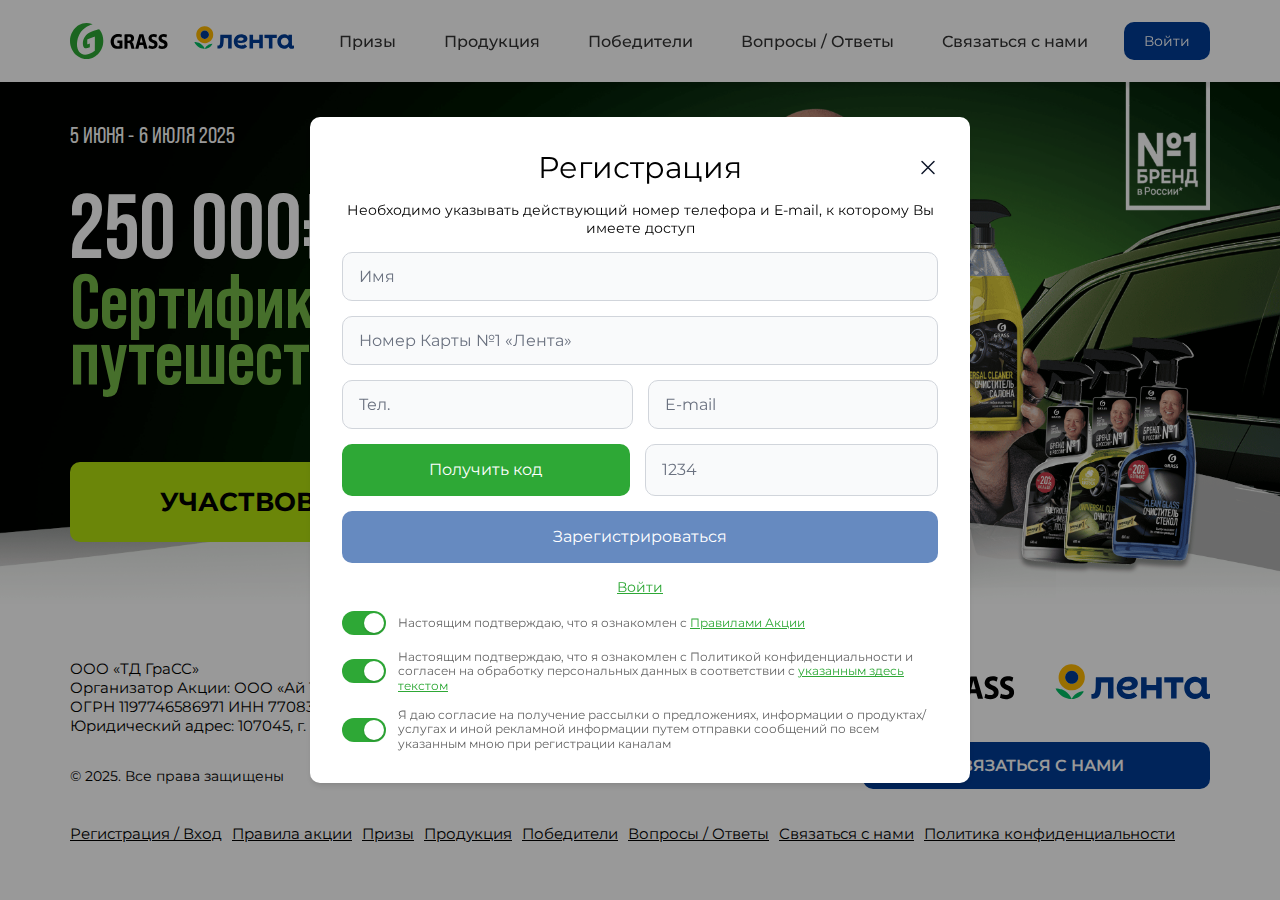
<file: modal7.html>
<!DOCTYPE html>
<html lang="ru">
<head>




	<meta charset="utf-8"/>
	<meta http-equiv="X-UA-Compatible" content="IE=edge,chrome=1"/>
	<meta name="viewport" content="width=device-width,initial-scale=1">
	<title>Elanco</title>

	<link rel="apple-touch-icon" sizes="57x57" href="./favicon/apple-icon-57x57.png">
	<link rel="apple-touch-icon" sizes="60x60" href="./favicon/apple-icon-60x60.png">
	<link rel="apple-touch-icon" sizes="72x72" href="./favicon/apple-icon-72x72.png">
	<link rel="apple-touch-icon" sizes="76x76" href="./favicon/apple-icon-76x76.png">
	<link rel="apple-touch-icon" sizes="114x114" href="./favicon/apple-icon-114x114.png">
	<link rel="apple-touch-icon" sizes="120x120" href="./favicon/apple-icon-120x120.png">
	<link rel="apple-touch-icon" sizes="144x144" href="./favicon/apple-icon-144x144.png">
	<link rel="apple-touch-icon" sizes="152x152" href="./favicon/apple-icon-152x152.png">
	<link rel="apple-touch-icon" sizes="180x180" href="./favicon/apple-icon-180x180.png">
	<link rel="icon" type="image/png" sizes="192x192"  href="./favicon/android-icon-192x192.png">
	<link rel="icon" type="image/png" sizes="32x32" href="./favicon./favicon-32x32.png">
	<link rel="icon" type="image/png" sizes="96x96" href="./favicon./favicon-96x96.png">
	<link rel="icon" type="image/png" sizes="16x16" href="./favicon./favicon-16x16.png">
	<link rel="manifest" href="./favicon/manifest.json">
	<meta name="msapplication-TileColor" content="#ffffff">
	<meta name="msapplication-TileImage" content="./favicon/ms-icon-144x144.png">
	<meta name="theme-color" content="#ffffff">

	<script src="https://cdn.jsdelivr.net/npm/swiper@11/swiper-bundle.min.js"></script>
	<link rel="stylesheet" href="https://cdn.jsdelivr.net/npm/swiper@11/swiper-bundle.min.css" />

  <script type="module" crossorigin src="./assets/js/index.js"></script>
  <link rel="stylesheet" href="./assets/css/index.css">
</head>
<body>

	
		<header class="header">
	<div class="wrapper">
		<div class="menu-button">
			<img src="./assets/img/menu.svg" alt="">
		</div>

		<div class="logo">
			<img src="./assets/img/logo.svg" alt="">
		</div>
		
		<nav class="menu">
			<a href="./#gifts" class="menu__link">Призы</a>
			<a href="./#products" class="menu__link">Продукция</a>
			<a href="./#winners" class="menu__link">Победители</a>
			<a href="./#questions" class="menu__link">Вопросы / Ответы</a>
			<a href="#" class="menu__link" data-modal-open="#modal-contact">Связаться с нами</a>
		</nav>

		
		<div class="info">
			<button class="button" type="button" data-modal-open="#modal-login">
				Войти
			</button>
		</div>
		
	</div>

	<div class="mobile-menu">
			<div class="mobile-menu-link" data-modal-open="#modal-rules">Правила акции</div>
			<a href="./#gifts" class="mobile-menu-link">Призы</a>
			<a href="./#products" class="mobile-menu-link">Продукция</a>
			<a href="./#winners" class="mobile-menu-link">Победители</a>
			<a href="./#questions" class="mobile-menu-link">Вопросы / Ответы</a>
			<div class="mobile-menu-link" data-modal-open="#modal-contact">Связаться с нами</div>
			<div class="mobile-menu-link" data-modal-open="#modal-politic">Политика конфиденциальности</div>
	</div>
</header>
	

	
	<div class="banner">
    <div class="wrapper">
        <div class="banner__date">
            5 июня - 6 июля 2025
        </div>
        <div class="banner__body">
            <div class="banner__title">
                <span>250 000₽</span>
                <span class="green">
                    <span>Сертификат на путешествие</span>
                </span>
            </div>
            <div class="banner__prize">
                <div class="banner__prize-img">
                    <img src="./assets/img/prize.png" alt="">
                </div>
                <div class="banner__prize-title">
                    Каждые 299₽
                    <span>в чеке = 1 шанс в розыгрыше призов</span>
                </div>
            </div>
        </div>
        <div class="banner__button">
            УЧАСТВОВАТЬ
        </div>

        <div class="banner__img2">
            <img src="./assets/img/banner-img2.png" alt="">
        </div>
    </div>
    <div class="banner__img">
        <picture>
            <source srcset="./assets/img/banner-mimg.png" media="(max-width: 640px)">
            <img src="./assets/img/banner-img.png" alt="">
        </picture>
    </div>
</div>
	<div class="modal modal-auth active" id="modal-auth">
    <div class="modal__container">
        <div class="modal__close" data-modal-close="">
            <svg width="24" height="25" viewBox="0 0 24 25" fill="none" xmlns="http://www.w3.org/2000/svg">
                <path d="M6 18.5L18 6.5M6 6.5L18 18.5" stroke="#0F172A" stroke-width="1.5" stroke-linecap="round" stroke-linejoin="round"></path>
            </svg>
        </div>
        <div class="modal__title">
            Регистрация
        </div>
        <div class="modal__text">
            Необходимо указывать действующий номер телефора и E-mail, к которому Вы имеете доступ
        </div>
        <form class="modal__form" data-disabled-button-form>
            <input type="text" class="input" placeholder="Имя" name="" required data-disabled-button-input>
            <input type="text" class="input" placeholder="Номер Карты №1 «Лента»" name="" required data-disabled-button-input>
            <div class="modal__form-group">
                <input type="text" class="input" placeholder="Тел." name="" required inputmode="numeric" data-tel-input data-disabled-button-input>
                <input type="text" class="input" placeholder="E-mail" name="" required data-disabled-button-input>
            </div>
            <div class="modal__form-group">
                <div class="modal__button modal__button-second" data-modal-open="#modal-code">
                    Получить код
                </div>
                <input type="text" class="input" placeholder="1234" inputmode="numeric" name="" required data-disabled-button-input>
            </div>
            <a href="./upload.html" class="modal__button disabled" data-submit-button>
                Зарегистрироваться
            </a>
            <div class="modal-link-text" data-change-modal="#modal-login">
              Войти
            </div>
            <label class="checkbox">
                <input type="checkbox" class="checkbox__input" name="" checked data-disabled-button-checkbox>
                <span class="checkbox__icon"></span>
                <div class="checkbox__text">
                    Настоящим подтверждаю, что я ознакомлен с <a href="#" data-modal-open="#modal-rules">Правилами Акции</a>
                </div>
            </label>
            <label class="checkbox">
                <input type="checkbox" class="checkbox__input" name="" checked data-disabled-button-checkbox>
                <span class="checkbox__icon"></span>
                <div class="checkbox__text">
                    Настоящим подтверждаю, что я ознакомлен с Политикой конфиденциальности и согласен на обработку персональных данных
                    в соответствии с <a href="#" data-modal-open="#modal-politic">указанным здесь текстом</a>
                </div>
            </label>
            <label class="checkbox">
                <input type="checkbox" class="checkbox__input" name="" checked data-disabled-button-checkbox>
                <span class="checkbox__icon"></span>
                <div class="checkbox__text">
                    Я даю согласие на получение рассылки о предложениях, информации о продуктах/услугах и иной рекламной информации путем отправки сообщений по всем указанным мною при регистрации каналам
                </div>
            </label>
        </form>
    </div>
    <div class="modal__overlay"></div>
</div>


	
		<footer class="footer">
    <div class="wrapper">
        <div class="footer__container">
            <div class="footer__text">
                ООО «ТД ГраСС»<br>
                Организатор Акции: ООО «Ай Ти Эс Групп»<br>
                ОГРН 1197746586971        ИНН 7708360557<br>
                Юридический адрес: 107045, г. Москва ул. Сретенка, д. 12
                <span>
                    © <b>2025</b>. Все права защищены
                </span>
            </div>
            <div class="footer__logo">
                <img src="./assets/img/logo.svg" alt="">
                <div class="footer__button">
                    Связаться с нами
                </div>
            </div>
        </div>
        <div class="footer__links">
            <div class="footer__link" data-modal-open="#modal-auth">
                Регистрация / Вход
            </div>
            <div class="footer__link" data-modal-open="#modal-rules">
                Правила акции
            </div>
            <a href="./#gifts" class="footer__link">
                Призы
            </a>
            <a href="./#products" class="footer__link">
                Продукция
            </a>
            <a href="./#winners" class="footer__link">
                Победители
            </a>
            <a href="./#questions" class="footer__link">
                Вопросы / Ответы
            </a>
            <a href="#" class="footer__link" data-modal-open="#modal-contact">
                Связаться с нами
            </a>
            <a href="#" class="footer__link" data-modal-open="#modal-politic">
                Политика конфиденциальности
            </a>
        </div>
    </div>
</footer>

	


</body>
</html>
</file>
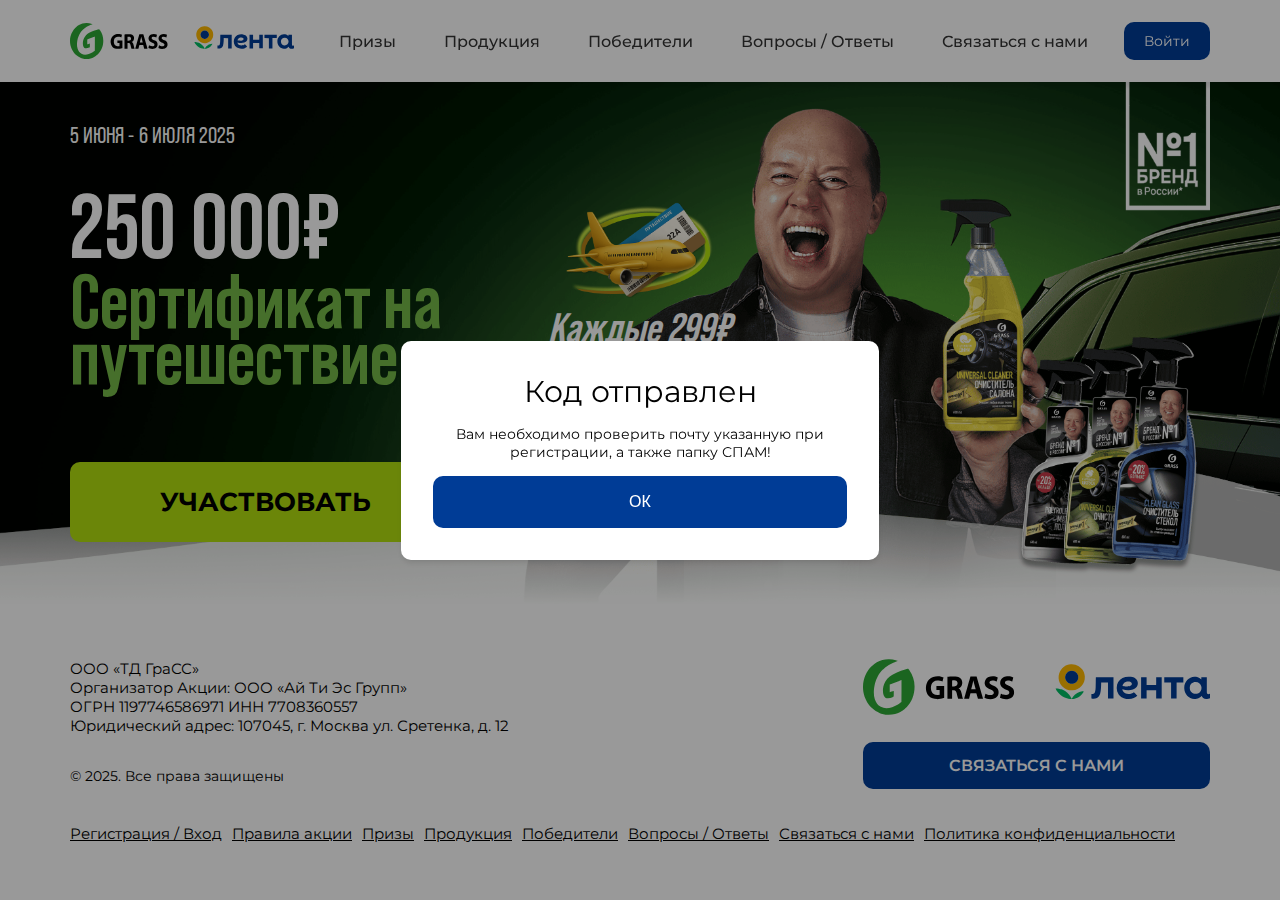
<file: modal8.html>
<!DOCTYPE html>
<html lang="ru">
<head>




	<meta charset="utf-8"/>
	<meta http-equiv="X-UA-Compatible" content="IE=edge,chrome=1"/>
	<meta name="viewport" content="width=device-width,initial-scale=1">
	<title>Elanco</title>

	<link rel="apple-touch-icon" sizes="57x57" href="./favicon/apple-icon-57x57.png">
	<link rel="apple-touch-icon" sizes="60x60" href="./favicon/apple-icon-60x60.png">
	<link rel="apple-touch-icon" sizes="72x72" href="./favicon/apple-icon-72x72.png">
	<link rel="apple-touch-icon" sizes="76x76" href="./favicon/apple-icon-76x76.png">
	<link rel="apple-touch-icon" sizes="114x114" href="./favicon/apple-icon-114x114.png">
	<link rel="apple-touch-icon" sizes="120x120" href="./favicon/apple-icon-120x120.png">
	<link rel="apple-touch-icon" sizes="144x144" href="./favicon/apple-icon-144x144.png">
	<link rel="apple-touch-icon" sizes="152x152" href="./favicon/apple-icon-152x152.png">
	<link rel="apple-touch-icon" sizes="180x180" href="./favicon/apple-icon-180x180.png">
	<link rel="icon" type="image/png" sizes="192x192"  href="./favicon/android-icon-192x192.png">
	<link rel="icon" type="image/png" sizes="32x32" href="./favicon./favicon-32x32.png">
	<link rel="icon" type="image/png" sizes="96x96" href="./favicon./favicon-96x96.png">
	<link rel="icon" type="image/png" sizes="16x16" href="./favicon./favicon-16x16.png">
	<link rel="manifest" href="./favicon/manifest.json">
	<meta name="msapplication-TileColor" content="#ffffff">
	<meta name="msapplication-TileImage" content="./favicon/ms-icon-144x144.png">
	<meta name="theme-color" content="#ffffff">

	<script src="https://cdn.jsdelivr.net/npm/swiper@11/swiper-bundle.min.js"></script>
	<link rel="stylesheet" href="https://cdn.jsdelivr.net/npm/swiper@11/swiper-bundle.min.css" />

  <script type="module" crossorigin src="./assets/js/index.js"></script>
  <link rel="stylesheet" href="./assets/css/index.css">
</head>
<body>

	
		<header class="header">
	<div class="wrapper">
		<div class="menu-button">
			<img src="./assets/img/menu.svg" alt="">
		</div>

		<div class="logo">
			<img src="./assets/img/logo.svg" alt="">
		</div>
		
		<nav class="menu">
			<a href="./#gifts" class="menu__link">Призы</a>
			<a href="./#products" class="menu__link">Продукция</a>
			<a href="./#winners" class="menu__link">Победители</a>
			<a href="./#questions" class="menu__link">Вопросы / Ответы</a>
			<a href="#" class="menu__link" data-modal-open="#modal-contact">Связаться с нами</a>
		</nav>

		
		<div class="info">
			<button class="button" type="button" data-modal-open="#modal-login">
				Войти
			</button>
		</div>
		
	</div>

	<div class="mobile-menu">
			<div class="mobile-menu-link" data-modal-open="#modal-rules">Правила акции</div>
			<a href="./#gifts" class="mobile-menu-link">Призы</a>
			<a href="./#products" class="mobile-menu-link">Продукция</a>
			<a href="./#winners" class="mobile-menu-link">Победители</a>
			<a href="./#questions" class="mobile-menu-link">Вопросы / Ответы</a>
			<div class="mobile-menu-link" data-modal-open="#modal-contact">Связаться с нами</div>
			<div class="mobile-menu-link" data-modal-open="#modal-politic">Политика конфиденциальности</div>
	</div>
</header>
	

	
	<div class="banner">
    <div class="wrapper">
        <div class="banner__date">
            5 июня - 6 июля 2025
        </div>
        <div class="banner__body">
            <div class="banner__title">
                <span>250 000₽</span>
                <span class="green">
                    <span>Сертификат на путешествие</span>
                </span>
            </div>
            <div class="banner__prize">
                <div class="banner__prize-img">
                    <img src="./assets/img/prize.png" alt="">
                </div>
                <div class="banner__prize-title">
                    Каждые 299₽
                    <span>в чеке = 1 шанс в розыгрыше призов</span>
                </div>
            </div>
        </div>
        <div class="banner__button">
            УЧАСТВОВАТЬ
        </div>

        <div class="banner__img2">
            <img src="./assets/img/banner-img2.png" alt="">
        </div>
    </div>
    <div class="banner__img">
        <picture>
            <source srcset="./assets/img/banner-mimg.png" media="(max-width: 640px)">
            <img src="./assets/img/banner-img.png" alt="">
        </picture>
    </div>
</div>
	<div class="modal modal-code active" id="modal-code">
    <div class="modal__container">
        <div class="modal__title">
            Код отправлен
        </div>
        <div class="modal__text">
            Вам необходимо проверить почту указанную при регистрации, а также папку СПАМ!
        </div>
        <button class="modal__button" data-modal-close>
            ОК
        </button>
    </div>
    <div class="modal__overlay"></div>
</div>


	
		<footer class="footer">
    <div class="wrapper">
        <div class="footer__container">
            <div class="footer__text">
                ООО «ТД ГраСС»<br>
                Организатор Акции: ООО «Ай Ти Эс Групп»<br>
                ОГРН 1197746586971        ИНН 7708360557<br>
                Юридический адрес: 107045, г. Москва ул. Сретенка, д. 12
                <span>
                    © <b>2025</b>. Все права защищены
                </span>
            </div>
            <div class="footer__logo">
                <img src="./assets/img/logo.svg" alt="">
                <div class="footer__button">
                    Связаться с нами
                </div>
            </div>
        </div>
        <div class="footer__links">
            <div class="footer__link" data-modal-open="#modal-auth">
                Регистрация / Вход
            </div>
            <div class="footer__link" data-modal-open="#modal-rules">
                Правила акции
            </div>
            <a href="./#gifts" class="footer__link">
                Призы
            </a>
            <a href="./#products" class="footer__link">
                Продукция
            </a>
            <a href="./#winners" class="footer__link">
                Победители
            </a>
            <a href="./#questions" class="footer__link">
                Вопросы / Ответы
            </a>
            <a href="#" class="footer__link" data-modal-open="#modal-contact">
                Связаться с нами
            </a>
            <a href="#" class="footer__link" data-modal-open="#modal-politic">
                Политика конфиденциальности
            </a>
        </div>
    </div>
</footer>

	


</body>
</html>
</file>
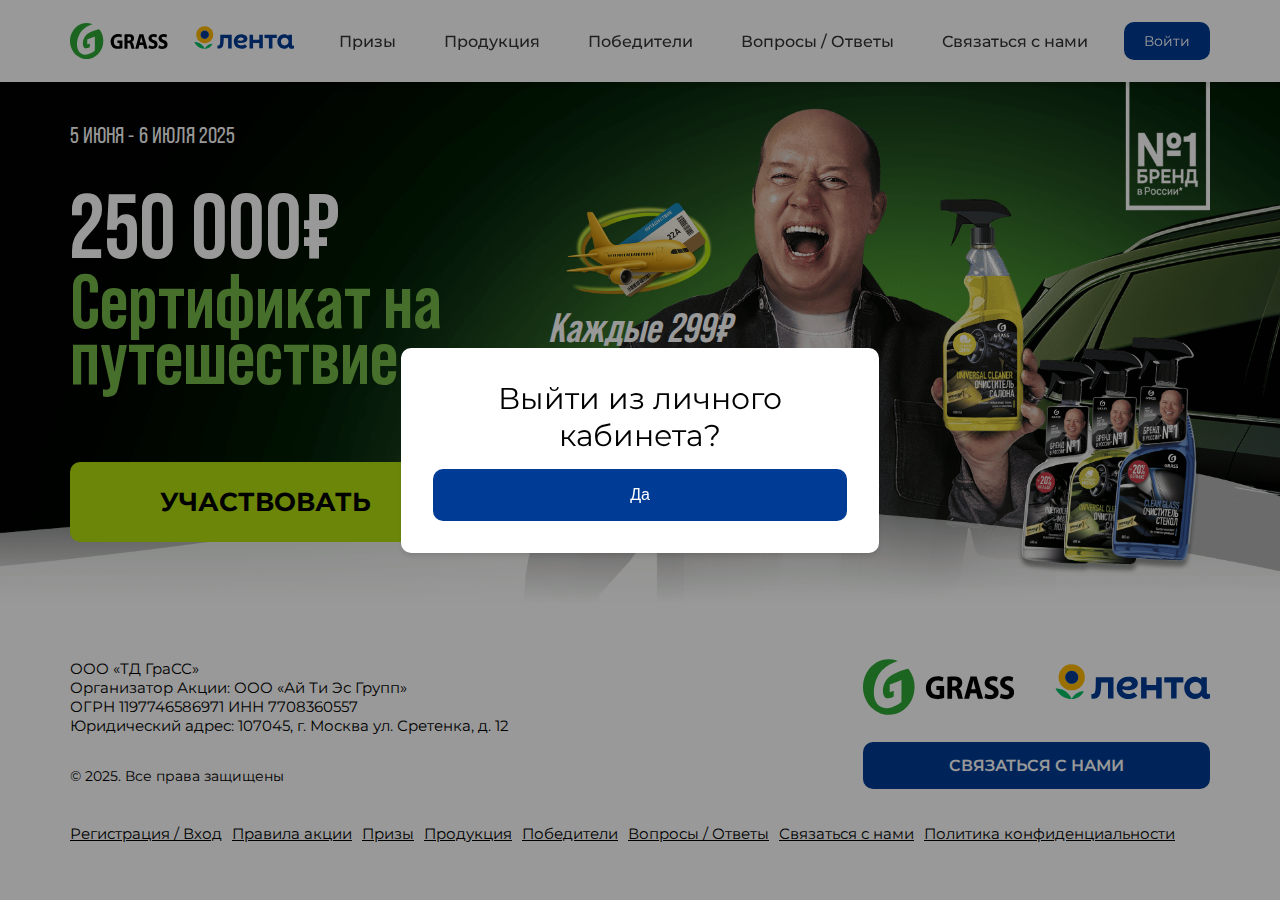
<file: modal9.html>
<!DOCTYPE html>
<html lang="ru">
<head>




	<meta charset="utf-8"/>
	<meta http-equiv="X-UA-Compatible" content="IE=edge,chrome=1"/>
	<meta name="viewport" content="width=device-width,initial-scale=1">
	<title>Grass</title>

	<link rel="apple-touch-icon" sizes="57x57" href="./favicon/apple-icon-57x57.png">
	<link rel="apple-touch-icon" sizes="60x60" href="./favicon/apple-icon-60x60.png">
	<link rel="apple-touch-icon" sizes="72x72" href="./favicon/apple-icon-72x72.png">
	<link rel="apple-touch-icon" sizes="76x76" href="./favicon/apple-icon-76x76.png">
	<link rel="apple-touch-icon" sizes="114x114" href="./favicon/apple-icon-114x114.png">
	<link rel="apple-touch-icon" sizes="120x120" href="./favicon/apple-icon-120x120.png">
	<link rel="apple-touch-icon" sizes="144x144" href="./favicon/apple-icon-144x144.png">
	<link rel="apple-touch-icon" sizes="152x152" href="./favicon/apple-icon-152x152.png">
	<link rel="apple-touch-icon" sizes="180x180" href="./favicon/apple-icon-180x180.png">
	<link rel="icon" type="image/png" sizes="192x192"  href="./favicon/android-icon-192x192.png">
	<link rel="icon" type="image/png" sizes="32x32" href="./favicon/favicon-32x32.png">
	<link rel="icon" type="image/png" sizes="96x96" href="./favicon/favicon-96x96.png">
	<link rel="icon" type="image/png" sizes="16x16" href="./favicon/favicon-16x16.png">
	<link rel="manifest" href="./favicon/manifest.json">
	<meta name="msapplication-TileColor" content="#ffffff">
	<meta name="msapplication-TileImage" content="./favicon/ms-icon-144x144.png">
	<meta name="theme-color" content="#ffffff">

	<script src="https://cdn.jsdelivr.net/npm/swiper@11/swiper-bundle.min.js"></script>
	<link rel="stylesheet" href="https://cdn.jsdelivr.net/npm/swiper@11/swiper-bundle.min.css" />

  <script type="module" crossorigin src="./assets/js/index.js"></script>
  <link rel="stylesheet" href="./assets/css/index.css">
</head>
<body>

	
		<header class="header">
	<div class="wrapper">
		<div class="menu-button">
			<img src="./assets/img/menu.svg" alt="">
		</div>

		<div class="logo">
			<img src="./assets/img/logo.svg" alt="">
		</div>
		
		<nav class="menu">
			<a href="./#gifts" class="menu__link">Призы</a>
			<a href="./#products" class="menu__link">Продукция</a>
			<a href="./#winners" class="menu__link">Победители</a>
			<a href="./#questions" class="menu__link">Вопросы / Ответы</a>
			<a href="#" class="menu__link" data-modal-open="#modal-contact">Связаться с нами</a>
		</nav>

		
		<div class="info">
			<button class="button" type="button" data-modal-open="#modal-login">
				Войти
			</button>
		</div>
		
	</div>

	<div class="wrapper scroll-button">
		<a href="#" class="button button-banner" data-modal-open="#modal-auth">УЧАСТВОВАТЬ</a>
	</div>

	<div class="mobile-menu">
			<div class="mobile-menu-link" data-modal-open="#modal-rules">Правила акции</div>
			<a href="./#gifts" class="mobile-menu-link">Призы</a>
			<a href="./#products" class="mobile-menu-link">Продукция</a>
			<a href="./#winners" class="mobile-menu-link">Победители</a>
			<a href="./#questions" class="mobile-menu-link">Вопросы / Ответы</a>
			<div class="mobile-menu-link" data-modal-open="#modal-contact">Связаться с нами</div>
			<div class="mobile-menu-link" data-modal-open="#modal-politic">Политика конфиденциальности</div>
	</div>
</header>
	

	
	<div class="banner">
    <div class="wrapper">
        <div class="banner__date">
            5 июня - 6 июля 2025
        </div>
        <div class="banner__body">
            <div class="banner__title">
                <span>250 000₽</span>
                <span class="green">
                    <span>Сертификат на путешествие</span>
                </span>
            </div>
            <div class="banner__prize">
                <div class="banner__prize-img">
                    <img src="./assets/img/prize.png" alt="">
                </div>
                <div class="banner__prize-title">
                    Каждые 299₽
                    <span>в чеке = 1 шанс в розыгрыше призов</span>
                </div>
            </div>
        </div>
        <div class="banner__button" data-modal-open="#modal-auth">
            УЧАСТВОВАТЬ
        </div>

        <div class="banner__img2">
            <img src="./assets/img/banner-img2.png" alt="">
        </div>
    </div>
    <div class="banner__img">
        <picture>
            <source srcset="./assets/img/banner-mimg.png" media="(max-width: 640px)">
            <img src="./assets/img/banner-img.png" alt="">
        </picture>
    </div>
</div>
	<div class="modal modal-logout active" id="modal-logout">
    <div class="modal__container">
        <div class="modal__title">
            Выйти из личного кабинета?
        </div>
        <button class="modal__button">
            Да
        </button>
    </div>
    <div class="modal__overlay"></div>
</div>


	
		<footer class="footer">
    <div class="wrapper">
        <div class="footer__container">
            <div class="footer__text">
                ООО «ТД ГраСС»<br>
                Организатор Акции: ООО «Ай Ти Эс Групп»<br>
                ОГРН 1197746586971        ИНН 7708360557<br>
                Юридический адрес: 107045, г. Москва ул. Сретенка, д. 12
                <span>
                    © <b>2025</b>. Все права защищены
                </span>
            </div>
            <div class="footer__logo">
                <img src="./assets/img/logo.svg" alt="">
                <div class="footer__button" data-modal-open="#modal-contact">
                    Связаться с нами
                </div>
            </div>
        </div>
        <div class="footer__links">
            <div class="footer__link" data-modal-open="#modal-auth">
                Регистрация / Вход
            </div>
            <div class="footer__link" data-modal-open="#modal-rules">
                Правила акции
            </div>
            <a href="./#gifts" class="footer__link">
                Призы
            </a>
            <a href="./#products" class="footer__link">
                Продукция
            </a>
            <a href="./#winners" class="footer__link">
                Победители
            </a>
            <a href="./#questions" class="footer__link">
                Вопросы / Ответы
            </a>
            <a href="#" class="footer__link" data-modal-open="#modal-contact">
                Связаться с нами
            </a>
            <a href="#" class="footer__link" data-modal-open="#modal-politic">
                Политика конфиденциальности
            </a>
        </div>
    </div>
</footer>

	


</body>
</html>
</file>
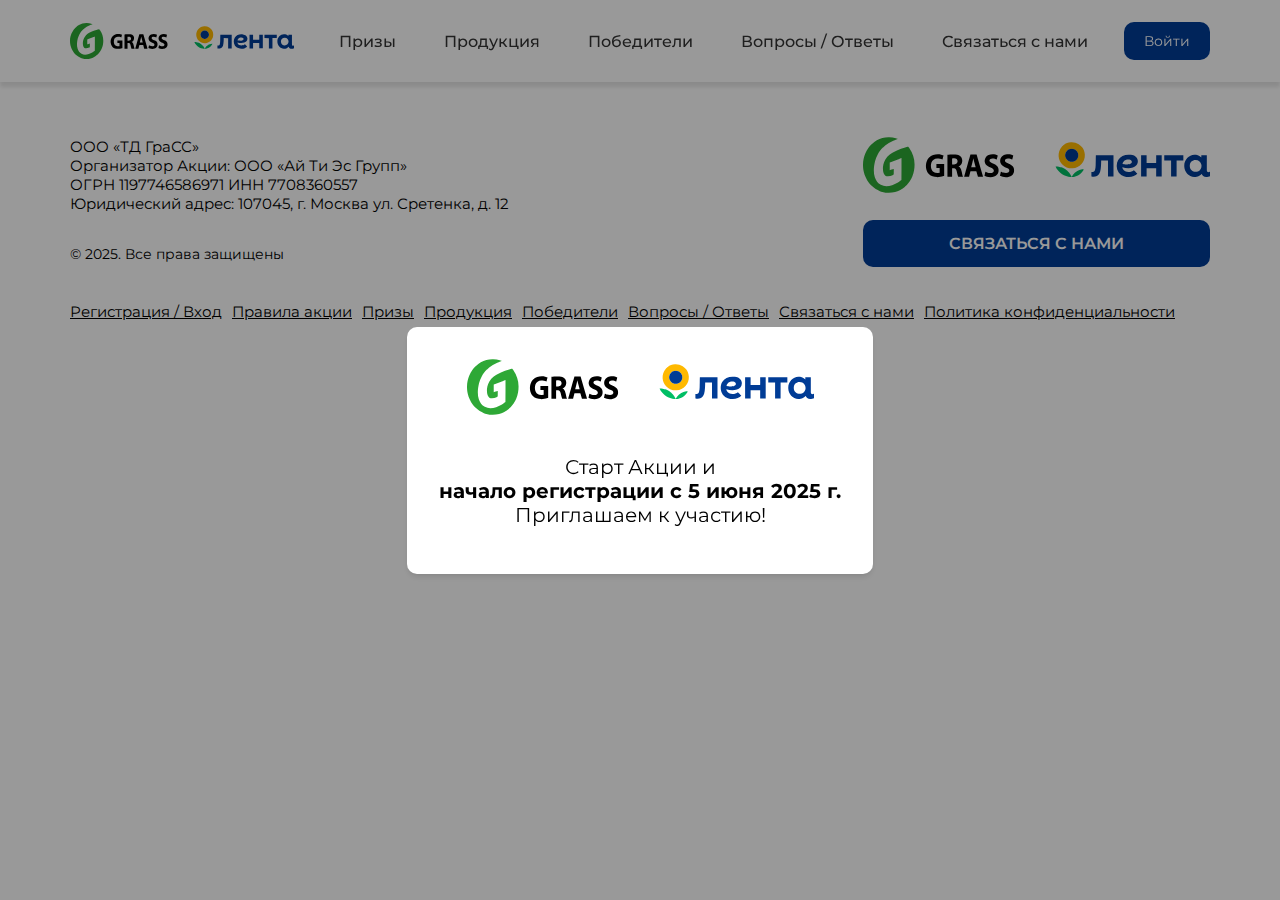
<file: preview.html>
<!DOCTYPE html>
<html lang="ru">
<head>




	<meta charset="utf-8"/>
	<meta http-equiv="X-UA-Compatible" content="IE=edge,chrome=1"/>
	<meta name="viewport" content="width=device-width,initial-scale=1">
	<title>Grass</title>

	<link rel="apple-touch-icon" sizes="57x57" href="./favicon/apple-icon-57x57.png">
	<link rel="apple-touch-icon" sizes="60x60" href="./favicon/apple-icon-60x60.png">
	<link rel="apple-touch-icon" sizes="72x72" href="./favicon/apple-icon-72x72.png">
	<link rel="apple-touch-icon" sizes="76x76" href="./favicon/apple-icon-76x76.png">
	<link rel="apple-touch-icon" sizes="114x114" href="./favicon/apple-icon-114x114.png">
	<link rel="apple-touch-icon" sizes="120x120" href="./favicon/apple-icon-120x120.png">
	<link rel="apple-touch-icon" sizes="144x144" href="./favicon/apple-icon-144x144.png">
	<link rel="apple-touch-icon" sizes="152x152" href="./favicon/apple-icon-152x152.png">
	<link rel="apple-touch-icon" sizes="180x180" href="./favicon/apple-icon-180x180.png">
	<link rel="icon" type="image/png" sizes="192x192"  href="./favicon/android-icon-192x192.png">
	<link rel="icon" type="image/png" sizes="32x32" href="./favicon/favicon-32x32.png">
	<link rel="icon" type="image/png" sizes="96x96" href="./favicon/favicon-96x96.png">
	<link rel="icon" type="image/png" sizes="16x16" href="./favicon/favicon-16x16.png">
	<link rel="manifest" href="./favicon/manifest.json">
	<meta name="msapplication-TileColor" content="#ffffff">
	<meta name="msapplication-TileImage" content="./favicon/ms-icon-144x144.png">
	<meta name="theme-color" content="#ffffff">

	<script src="https://cdn.jsdelivr.net/npm/swiper@11/swiper-bundle.min.js"></script>
	<link rel="stylesheet" href="https://cdn.jsdelivr.net/npm/swiper@11/swiper-bundle.min.css" />

  <script type="module" crossorigin src="./assets/js/index.js"></script>
  <link rel="stylesheet" href="./assets/css/index.css">
</head>
<body>

	
		<header class="header">
	<div class="wrapper">
		<div class="menu-button">
			<img src="./assets/img/menu.svg" alt="">
		</div>

		<div class="logo">
			<img src="./assets/img/logo.svg" alt="">
		</div>
		
		<nav class="menu">
			<a href="./#gifts" class="menu__link">Призы</a>
			<a href="./#products" class="menu__link">Продукция</a>
			<a href="./#winners" class="menu__link">Победители</a>
			<a href="./#questions" class="menu__link">Вопросы / Ответы</a>
			<a href="#" class="menu__link" data-modal-open="#modal-contact">Связаться с нами</a>
		</nav>

		
		<div class="info">
			<button class="button" type="button" data-modal-open="#modal-login">
				Войти
			</button>
		</div>
		
	</div>

	<div class="wrapper scroll-button">
		<a href="#" class="button button-banner" data-modal-open="#modal-auth">УЧАСТВОВАТЬ</a>
	</div>

	<div class="mobile-menu">
			<div class="mobile-menu-link" data-modal-open="#modal-rules">Правила акции</div>
			<a href="./#gifts" class="mobile-menu-link">Призы</a>
			<a href="./#products" class="mobile-menu-link">Продукция</a>
			<a href="./#winners" class="mobile-menu-link">Победители</a>
			<a href="./#questions" class="mobile-menu-link">Вопросы / Ответы</a>
			<div class="mobile-menu-link" data-modal-open="#modal-contact">Связаться с нами</div>
			<div class="mobile-menu-link" data-modal-open="#modal-politic">Политика конфиденциальности</div>
	</div>
</header>
	

	  <div class="modal modal-preview active" id="modal-preview">
    <div class="modal__container">
        <div class="modal__logo">
            <img src="./assets/img/logo.svg" alt="">
        </div>
        <div class="modal__text">
            Старт Акции и<br />
            <b>начало регистрации с 5 июня 2025 г.</b><br />
            Приглашаем к участию!
        </div>
    </div>
    <div class="modal__overlay disabled"></div>
</div>

	
		<footer class="footer">
    <div class="wrapper">
        <div class="footer__container">
            <div class="footer__text">
                ООО «ТД ГраСС»<br>
                Организатор Акции: ООО «Ай Ти Эс Групп»<br>
                ОГРН 1197746586971        ИНН 7708360557<br>
                Юридический адрес: 107045, г. Москва ул. Сретенка, д. 12
                <span>
                    © <b>2025</b>. Все права защищены
                </span>
            </div>
            <div class="footer__logo">
                <img src="./assets/img/logo.svg" alt="">
                <div class="footer__button" data-modal-open="#modal-contact">
                    Связаться с нами
                </div>
            </div>
        </div>
        <div class="footer__links">
            <div class="footer__link" data-modal-open="#modal-auth">
                Регистрация / Вход
            </div>
            <div class="footer__link" data-modal-open="#modal-rules">
                Правила акции
            </div>
            <a href="./#gifts" class="footer__link">
                Призы
            </a>
            <a href="./#products" class="footer__link">
                Продукция
            </a>
            <a href="./#winners" class="footer__link">
                Победители
            </a>
            <a href="./#questions" class="footer__link">
                Вопросы / Ответы
            </a>
            <a href="#" class="footer__link" data-modal-open="#modal-contact">
                Связаться с нами
            </a>
            <a href="#" class="footer__link" data-modal-open="#modal-politic">
                Политика конфиденциальности
            </a>
        </div>
    </div>
</footer>

	


</body>
</html>
</file>
<file: assets/css/index.css>
@import"https://fonts.googleapis.com/css2?family=Montserrat:ital,wght@0,100..900;1,100..900&display=swap";@import"https://fonts.googleapis.com/css2?family=Inter:ital,opsz,wght@0,14..32,100..900;1,14..32,100..900&family=Montserrat:ital,wght@0,100..900;1,100..900&display=swap";@import"https://fonts.googleapis.com/css2?family=Bebas+Neue&family=Inter:ital,opsz,wght@0,14..32,100..900;1,14..32,100..900&family=Montserrat:ital,wght@0,100..900;1,100..900&display=swap";@font-face{font-family:Bebas Neue Pro;src:url(../../fonts/BebasNeuePro-Light.eot);src:local("Bebas Neue Pro Light"),local("BebasNeuePro-Light"),url(../../fonts/BebasNeuePro-Light.eot?#iefix) format("embedded-opentype"),url(../../fonts/BebasNeuePro-Light.woff2) format("woff2"),url(../../fonts/BebasNeuePro-Light.woff) format("woff"),url(../../fonts/BebasNeuePro-Light.ttf) format("truetype");font-weight:300;font-style:normal}@font-face{font-family:Bebas Neue Pro;src:url(../../fonts/BebasNeuePro-Regular.eot);src:local("Bebas Neue Pro Regular"),local("BebasNeuePro-Regular"),url(../../fonts/BebasNeuePro-Regular.eot?#iefix) format("embedded-opentype"),url(../../fonts/BebasNeuePro-Regular.woff2) format("woff2"),url(../../fonts/BebasNeuePro-Regular.woff) format("woff"),url(../../fonts/BebasNeuePro-Regular.ttf) format("truetype");font-weight:400;font-style:normal}@font-face{font-family:Bebas Neue Pro;src:url(../../fonts/BebasNeuePro-Bold.eot);src:local("Bebas Neue Pro Bold"),local("BebasNeuePro-Bold"),url(../../fonts/BebasNeuePro-Bold.eot?#iefix) format("embedded-opentype"),url(../../fonts/BebasNeuePro-Bold.woff2) format("woff2"),url(../../fonts/BebasNeuePro-Bold.woff) format("woff"),url(../../fonts/BebasNeuePro-Bold.ttf) format("truetype");font-weight:700;font-style:normal}html,body{margin:0;padding:0}html{height:100%;scroll-behavior:smooth;scroll-padding-top:159px}@media only screen and (max-width: 1200px){html{scroll-padding-top:136px}}@media only screen and (max-width: 991px){html{scroll-padding-top:126px}}@media only screen and (max-width: 640px){html{scroll-padding-top:114px}}body{display:flex;flex-direction:column;overflow-x:hidden;min-height:100vh;position:relative;-webkit-overflow-scrolling:touch}body>*{flex-shrink:0}.no-scroll{overflow:hidden}*{outline:none!important;-webkit-tap-highlight-color:transparent;box-sizing:border-box}input[type=text],input[type=email],input[type=password]{outline:none;-webkit-appearance:none;-moz-appearance:none}input::-ms-clear{display:none}input::-ms-reveal{display:none}input[type=number]{-moz-appearance:textfield}input::-webkit-outer-spin-button,input::-webkit-inner-spin-button{-webkit-appearance:none}a{text-decoration:none;cursor:pointer}p,h1,h2,h3,h4,h5,h6{margin:0}.wrapper{width:1140px;margin:0 auto}@media only screen and (max-width: 1200px){.wrapper{width:900px}}@media only screen and (max-width: 991px){.wrapper{width:600px}}@media only screen and (max-width: 640px){.wrapper{max-width:calc(100% - 40px);width:400px}}body{margin:0;font-family:Montserrat,sans-serif}img{max-width:100%;max-height:100%;display:block}*{box-sizing:border-box}table{border-collapse:collapse;border-spacing:0}table td,table th{border:1px solid #000}.disabled,*:disabled{pointer-events:none;opacity:.6}.hide{display:none}.table-wrapper{max-width:100%;overflow-y:auto}.loading{position:relative;color:transparent!important;pointer-events:none!important}.loading:after{content:"";position:absolute;box-sizing:border-box;left:calc(50% - 13px);top:calc(50% - 13px);width:26px;padding:4px;aspect-ratio:1;border-radius:50%;background:#fff;--_m: conic-gradient(#0000 10%,#000), linear-gradient(#000 0 0) content-box;-webkit-mask:var(--_m);mask:var(--_m);-webkit-mask-composite:source-out;mask-composite:subtract;animation:l3 1s infinite linear}@keyframes l3{to{transform:rotate(1turn)}}body{padding-top:82px;opacity:0}body.load{opacity:1}header.header{position:fixed;left:0;top:0;width:100%;min-height:82px}.bg-blue{background:#0055B8}@media only screen and (max-width: 1200px){header.header{min-height:68px}}@media only screen and (max-width: 991px){body{padding-top:65px}header.header{min-height:65px}header.header .wrapper:not(.scroll-button){min-height:35px}}.title{font-size:38px;text-transform:uppercase;color:#353535;text-align:center;width:100%;margin-bottom:50px}@media screen and (max-width: 640px){.title{font-size:20px}}@media only screen and (max-width: 991px){.swiper-next,.swiper-prev{display:none}}.bullets{display:none;justify-content:center;margin-top:20px}@media only screen and (max-width: 991px){.bullets{display:flex}}.swiper-pagination-bullet.swiper-pagination-bullet-active{background:#fff}.end-icon{margin-bottom:5px}.banner{position:relative}.banner .wrapper{position:relative;z-index:2;padding-top:40px;padding-bottom:62px;min-height:36.875vw;display:flex;flex-direction:column;justify-content:center}.banner__img2{position:absolute;right:0;top:0;z-index:3;width:85px}.banner__img2 img{width:100%}.banner__img{position:absolute;left:0;top:0;width:100%;height:100%;z-index:1}.banner__img img{object-fit:cover;width:100%;height:100%}.banner__date{margin-bottom:47px;color:#fff;font-size:23px;font-family:Bebas Neue Pro,sans-serif;text-transform:uppercase}.banner__body{margin-bottom:70px;display:flex;align-items:flex-end;gap:54px}.banner__title{width:420px;color:#fff;font-family:Bebas Neue Pro,sans-serif;font-size:64px;line-height:60px;font-weight:700}.banner__title span{font-size:92px}.banner__title .green{color:#76b948;font-size:62px;line-height:50px;display:inline-block;margin-top:10px}.banner__title .green span{font-size:77px;line-height:50px}.banner__prize{display:flex;flex-direction:column}.banner__prize-img{margin-bottom:10px;display:flex;justify-content:center;width:100%}.banner__prize-img img{width:147px;max-width:100%}.banner__prize-title{color:#fff;font-size:41px;font-family:Bebas Neue Pro,sans-serif;font-weight:700;font-style:italic;max-width:190px;line-height:40px;text-align:center}.banner__prize-title span{font-size:24px;line-height:20px;display:inline-block}.banner__button{padding:24px 90px;background:#B3E010;font-size:26px;border-radius:10px;font-weight:700;display:inline-block;align-self:baseline;cursor:pointer}.how{position:relative}.how__ps{font-size:13px;max-width:734px;color:#fff}.how .wrapper{padding-top:45px;padding-bottom:30px;position:relative;z-index:2}.how__container{display:flex;gap:80px;margin-bottom:44px}.how__item{width:calc(33.33333% - 54px);padding:20px 14px;border:4px solid #fff;border-radius:20px}.how__img{margin-bottom:19px;display:flex;justify-content:center}.how__num{font-size:65px;font-weight:700;text-align:center;margin-bottom:19px;line-height:55px;color:#fff}.how__mtitle{font-size:19px;text-align:center;font-weight:700;color:#fff}.how__title{font-size:26px;font-weight:700;margin-bottom:45px;width:100%;text-transform:uppercase;text-align:center}.how__bg{position:absolute;left:0;top:0;width:100%;height:100%;z-index:1}.how__bg img{width:100%;height:100%;object-fit:cover}.gifts{position:relative}.gifts .wrapper{padding-top:45px;padding-bottom:25px;position:relative;z-index:2}.gifts__container{display:flex;flex-wrap:wrap;justify-content:space-between;gap:20px}.gifts__img{display:flex;justify-content:center;margin-bottom:19px}.gifts__text{font-size:16px;text-align:center;color:#fff}.gifts__item:first-child{max-width:100%;width:389px}.gifts__item:first-child .gifts__text{max-width:349px}.gifts__item:nth-child(2){max-width:100%;width:600px}.gifts__item:nth-child(2) .gifts__mtitle{font-size:16px;text-transform:uppercase;font-weight:700;color:#fff;text-align:center}.gifts__item:nth-child(3){max-width:100%;width:415px}.gifts__item:nth-child(3) .gifts__mtitle{font-size:64px;text-transform:uppercase;font-weight:700;color:#fff;text-align:center;font-family:Bebas Neue Pro,sans-serif}.gifts__item:nth-child(3) .gifts__text{font-size:16px;text-align:center;color:#fff;font-weight:700;text-transform:uppercase;margin-top:-10px}.gifts__timer{max-width:100%;width:600px}.gifts__title{width:100%;text-align:center;font-size:25px;color:#fff;text-transform:uppercase;font-weight:700;margin-bottom:23px}.gifts__bg{position:absolute;left:0;top:0;width:100%;z-index:1;height:100%}.gifts__bg img{width:100%;height:100%;object-fit:cover}.gifts__timer{display:flex;flex-direction:column;justify-content:flex-end}.gifts__timer .gifts__title{font-size:26px;text-transform:none}.gifts__timer .gifts__text{text-align:left;font-size:14px}.timer{display:flex;margin-bottom:60px;gap:22px}.gifts__timer-num{width:133px;height:115px;border-radius:8px;background:#000;font-size:112px;color:#fff;font-family:Bebas Neue Pro,sans-serif;text-align:center;line-height:112px;margin-bottom:8px;position:relative}.gifts__timer-num:before{content:"";position:absolute;left:calc(100% + 7px);top:44px;width:8px;height:8px;border-radius:50%;background:#fff}.gifts__timer-num:after{content:"";position:absolute;left:calc(100% + 7px);top:59px;width:8px;height:8px;border-radius:50%;background:#fff}.timer__item:last-child .gifts__timer-num:before{display:none}.timer__item:last-child .gifts__timer-num:after{display:none}.gifts__timer-text{text-align:center;color:#fff;font-size:21px}.products{position:relative}.products .wrapper{padding-top:45px;padding-bottom:67px;position:relative;z-index:2}.products__bg{position:absolute;left:0;top:0;width:100%;height:100%;z-index:1}.products__bg img{width:100%;height:100%;object-fit:cover}.products__title{width:100%;text-align:center;font-size:26px;font-weight:700;text-transform:uppercase;margin-bottom:46px}.product__item{padding:16px 24px;background:#fff;border-radius:11px;display:flex;flex-direction:column;align-items:center}.product__img img{max-width:100%}.product__img{margin-bottom:16px}.product__title{font-size:16px;text-align:center;font-weight:600;text-transform:uppercase;max-width:170px;margin-bottom:16px}.product__button{padding:14px 26px;background:#000;border-radius:11px;color:#fff;font-weight:600;font-size:16px;text-transform:uppercase;cursor:pointer}.products__container{position:relative}.products__container .swiper{width:calc(100% - 110px)}.swiper-left{position:absolute;left:0;top:calc(50% - 20px);cursor:pointer}.swiper-left img{transform:rotate(180deg)}.swiper-right{position:absolute;right:0;top:calc(50% - 20px);cursor:pointer}.questions{padding-top:45px;padding-bottom:60px;background:linear-gradient(to bottom,#12670A,#000200)}.questions__btitle{font-size:26px;font-weight:700;width:100%;text-align:center;color:#fff;text-transform:uppercase;margin-bottom:50px}.questions__container{display:flex;flex-direction:column;gap:10px}.questions__title{padding:10px 64px 10px 30px;font-size:20px;color:#000;background:#fff;border-radius:10px 10px 0 0;font-weight:700;position:relative;cursor:pointer}.questions__title:before{width:24px;height:24px;background-image:url([data-uri]);content:"";position:absolute;top:10px;right:30px;transform:rotate(180deg);transition:.3s}.questions__text{padding:10px 30px;background:#19980D;font-size:16px;color:#fff;display:none}.questions__item.opened .questions__title:before{transform:rotate(0)}.questions__item.opened .questions__text{display:block}.winners{position:relative;padding-top:45px;padding-bottom:60px}.winners .wrapper{position:relative;z-index:2}.winners__bg{position:absolute;left:0;top:0;width:100%;height:100%;z-index:1}.winners__bg img{width:100%;height:100%;object-fit:cover}.winners__title{margin-bottom:46px;font-size:26px;font-weight:700;text-align:center;text-transform:uppercase}.winners__container{display:flex;gap:34px;width:1030px;margin:0 auto}.winners__item{flex-grow:1;padding:16px 30px;background:#fff;border-radius:11px;display:flex;flex-direction:column;align-items:center}.winners__name{font-size:20px;font-weight:700;text-align:center}.winners__date{font-size:18px;text-align:center}.winners__button{margin-top:16px;padding:14px 26px;font-size:14px;color:#fff;background:#39B81E;border-radius:11px;text-transform:uppercase;cursor:pointer}.winners__item.no-active{background:#000;pointer-events:none}.winners__item.no-active .winners__name,.winners__item.no-active .winners__date,.winners__item.no-active .winners__button{color:#fff;opacity:.6;cursor:pointer}.winners__item.no-active .winners__button{background:rgba(255,255,255,.52);cursor:pointer}.footer{padding:55px 0}.footer__links{margin-top:35px;display:flex;gap:10px;flex-wrap:wrap}.footer__link{font-size:15px;color:#000;text-decoration:underline;cursor:pointer}.footer__container{display:flex;justify-content:space-between}.footer__logo{max-width:347px}.footer__text{max-width:448px;font-size:15px}.footer__text span{display:block;margin-top:32px;font-size:14px}.footer__text span b{font-weight:600}.footer__button{border-radius:10px;background:#003C96;text-align:center;text-transform:uppercase;padding:14px 20px;color:#fff;margin-top:27px;font-weight:600;cursor:pointer}@media screen and (max-width: 1200px){.winners__container{flex-wrap:wrap;width:100%}.winners__item{width:calc(50% - 17px);flex-grow:0}.how__container{gap:30px}.how__item{width:calc(33.33333% - 20px)}.banner__body{flex-direction:column;align-items:flex-start}.gifts__item:nth-child(2){width:460px}.gifts__item:nth-child(3){width:330px}.gifts__timer{width:510px}.gifts__timer-num:before{top:35px}.gifts__timer-num:after{top:50px}.gifts__timer-num{width:110px;height:100px;font-size:75px;line-height:103px}}@media screen and (max-width: 991px){.footer .wrapper{display:flex;flex-direction:column-reverse}.footer__links{margin-top:0;margin-bottom:40px}.footer__container{gap:30px}.how__item{width:100%}.how__container{flex-wrap:wrap}.gifts__item:first-child{width:100%}.gifts__item:first-child .gifts__text{max-width:100%}.gifts__item:nth-child(2){width:100%}.gifts__item:nth-child(3){width:100%}.gifts__timer{width:100%}.timer{justify-content:center}.gifts__container{gap:40px}}@media screen and (max-width: 640px){.footer__container{flex-direction:column-reverse}.how__ps{font-size:11px}.questions__title{font-size:15px;padding:14px 50px 14px 15px}.questions__title:before{right:10px}.questions__text{padding:10px 15px;font-size:12px}.questions__btitle{margin-bottom:35px;font-size:20px}.winners__title{margin-bottom:40px;font-size:20px}.how__title{font-size:20px;margin-bottom:50px}.winners__item{width:100%}.banner__date{font-size:16px;margin-bottom:52px}.banner .wrapper{padding-top:25px}.banner__title span{font-size:59px}.banner__title{font-size:41px;max-width:270px;line-height:33px}.banner__title .green span{font-size:50px}.banner__title .green{font-size:40px;line-height:30px}.banner__prize-img{max-width:92px}.banner__prize-title{font-size:25px;line-height:19px;max-width:100px}.banner__prize-title span{font-size:15px;line-height:15px;margin-top:5px}.banner__img2{width:53px}.banner__body{gap:30px}.banner__button{padding:20px;font-size:22px;width:330px;text-align:center;max-width:100%;margin:0 auto;cursor:pointer}.banner .wrapper{justify-content:flex-start;min-height:600px}.banner__date{margin-bottom:30px}.footer__logo{margin:0 auto}}@media screen and (max-width: 560px){.gifts__timer-num{width:19.643vw;height:17.857vw;border-radius:1.429vw;font-size:13.393vw;line-height:18.393vw}.gifts__timer-text{font-size:3.75vw}.timer{gap:3.571vw}.gifts__timer-num:before{top:6.25vw}.gifts__timer-num:after{top:8.929vw}.gifts__timer-num:after,.gifts__timer-num:before{width:1.429vw;height:1.429vw;left:calc(100% + 1.25vw)}.banner__img2{top:-20px}}@media screen and (max-width: 380px){.footer__links{display:flex;flex-direction:column;align-items:center;gap:5px;font-size:16px}.footer__text{text-align:center}.mobile-menu-link{font-size:14px}}.modal-rules table td{max-width:600px}.table-overflow{overflow-x:auto;max-width:100%}.table-overflow td,.table-overflow th{min-width:70px}body .mobile-menu.active{max-height:420px}body .modal-questions .modal__text,body .modal-politic .modal__text,body .modal-rules .modal__text{text-align:justify;padding-right:10px}.gifts__item:first-child img{max-width:217px}.gifts__item:nth-child(2) img{max-width:444px}@media screen and (max-width: 560px){.gifts__item:nth-child(2) img{max-width:100%}}.header{padding:15px 0;box-shadow:0 5px 4px #0000001a;position:sticky;z-index:3;left:0;top:0;background:#fff}.header .wrapper{display:flex;justify-content:space-between;align-items:center}@media only screen and (max-width: 991px){.header .wrapper{justify-content:flex-start}}.header .wrapper:not(.scroll-button){height:52px}@media only screen and (max-width: 991px){.header .wrapper:not(.scroll-button){height:32px}}.header .button{padding:10px 20px;background:#003C96;border:none;border-radius:10px;font-size:14px;color:#fff;font-family:Montserrat,sans-serif;font-weight:500;transition:.3s;cursor:pointer;font-weight:400}.header .button:hover{background:#B3E010}.header .button:active{background:#DCC5B0}@media only screen and (max-width: 991px){.header .button{padding:5px 20px;margin-left:auto}}.header .logo{max-width:224px;height:100%;margin-right:15px}.header .logo img{height:100%}@media only screen and (max-width: 1200px){.header .logo{max-width:250px}}@media only screen and (max-width: 991px){.header .logo{max-width:190px}}.menu{display:flex;align-items:center;gap:48px}@media only screen and (max-width: 1200px){.menu{gap:15px}}@media only screen and (max-width: 991px){.menu{display:none}}.menu__link{font-size:16px;color:#353535;font-weight:500;text-decoration:none;cursor:pointer}.menu__link:hover{text-decoration:underline}@media only screen and (max-width: 1200px){.menu__link{font-size:13px}}.menu-button{display:none;margin-right:10px;flex-shrink:0;cursor:pointer}@media only screen and (max-width: 991px){.menu-button{display:block}}.info{display:flex;align-items:center;flex-shrink:0}.info>*{margin-left:6px}@media only screen and (max-width: 991px){.info>*{margin-left:5px}}@media only screen and (max-width: 991px){.info{margin-left:auto}}.profile{display:flex;align-items:center}.profile__img{flex-shrink:0;margin-right:5px;width:32px;height:32px;border-radius:50%}.profile__img img{width:100%;height:100%;border-radius:50%;object-fit:cover}@media only screen and (max-width: 991px){.profile__img{margin-right:0}}.profile__name{font-size:14px}@media only screen and (max-width: 991px){.profile__name{display:none}}.prize{padding:4px 13px;background:#DCC5B0;border-radius:5px;color:#706154;display:flex;align-items:center}.prize__icon{margin-right:6px;flex-shrink:0;width:15px;height:15px;margin-top:-3px}.prize__icon img{width:100%;height:100%}@media only screen and (max-width: 991px){.prize__icon{width:9px;height:9px;margin-right:4px;margin-top:0}}.prize__count{font-size:16px;line-height:24px;font-weight:600;margin-right:7px}@media only screen and (max-width: 991px){.prize__count{font-size:12px;margin-right:4px}}.prize__text{font-size:13px}@media only screen and (max-width: 991px){.prize__text{font-size:10px}}.logout{cursor:pointer;padding:2px 10px;background:#2EA836;border-radius:5px}.mobile-menu{position:absolute;left:0;top:100%;background:#fff;display:none;flex-direction:column;width:100%;border-radius:0 0 20px 20px;padding:0 20px;max-height:450px;transition:.3s;box-shadow:inset 0 21px 9px -21px #b6b6b6;max-height:0;overflow:hidden;pointer-events:none}@media only screen and (max-width: 991px){.mobile-menu{display:flex}}.mobile-menu.active{max-height:360px;pointer-events:all}.mobile-menu-link{display:flex;justify-content:center;text-align:center;padding:16px;color:#0028a7;cursor:pointer}.mobile-menu-link:not(:last-child){border-bottom:1px solid #B6B6B6}.header .button-banner{padding:15px 70px;background:#B3E010;font-size:26px;font-weight:700;text-decoration:none;color:#fff;transition:.3s;margin-top:15px;margin-left:0;text-align:center;border-radius:10px}@media only screen and (max-width: 1200px){.header .button-banner{font-size:19px;padding:15px 49px}}@media only screen and (max-width: 991px){.header .button-banner{padding:15px 35px}}@media only screen and (max-width: 640px){.header .button-banner{padding:9px 57px;width:100%}}.scroll-button{max-height:0px;transition:.4s;transition-timing-function:ease-in-out;overflow:hidden}.scroll-button.active{max-height:300px}.modal{position:fixed;left:0;top:0;width:100%;height:100%;z-index:5;display:flex;pointer-events:none;opacity:0;transition:.3s}.modal__overlay{position:absolute;left:0;top:0;width:100%;height:100%;background:rgba(0,0,0,.4)}.modal__blur{position:absolute;left:0;top:0;width:100%;height:100%;-webkit-backdrop-filter:blur(8px);backdrop-filter:blur(8px);background:rgba(0,85,184,.7)}.modal__container{margin:auto;padding:32px;background:#fff;border-radius:10px;box-shadow:0 4px 6px -1px #0000001a,0 2px 4px -2px #0000000d;z-index:2;transform:scale(.8);transition:.3s;overflow-y:auto;max-height:calc(100% - 40px)}@media only screen and (max-width: 500px){.modal__container{padding:20px}}.modal.active{opacity:1;pointer-events:all}.modal.active .modal__container{transform:scale(1)}.modal__title{font-size:30px;margin-bottom:15px;text-align:center}@media only screen and (max-width: 500px){.modal__title{font-size:24px;line-height:36px;margin-bottom:12px;font-weight:600}}.modal__text{font-size:14px;margin-bottom:15px;text-align:center}@media only screen and (max-width: 500px){.modal__text{font-size:16px;margin-bottom:20px}}.modal__form{display:flex;flex-direction:column}.modal__form>*:not(:last-child){margin-bottom:15px}.modal__form-group{display:flex;gap:15px;justify-content:space-between}.modal__form-group>*{flex:1;width:50%}@media only screen and (max-width: 500px){.modal__form-group{flex-direction:column}.modal__form-group>*{width:100%}}.modal__button{padding:14px;border-radius:10px;cursor:pointer;font-size:16px;line-height:150%;text-align:center;color:#fff;transition:.3s;border:none;background:#003C96;display:flex;align-items:center;justify-content:center}.modal__button-second{background:#2EA836}.modal__buttons{display:flex;gap:20px;cursor:pointer}.modal__buttons>*{flex-grow:1}.modal__header{padding-bottom:10px;border-bottom:1px solid #E5E7EB;text-align:center;position:relative}.modal__close{position:absolute;right:0;width:24px;height:24px;top:-3px}.modal__footer{margin-top:auto}.modal-login .modal__close,.modal-contact .modal__close,.modal-auth .modal__close,.modal-winners .modal__close{position:absolute;right:30px;top:38px;cursor:pointer}@media only screen and (max-width: 720px){.modal-login .modal__close,.modal-contact .modal__close,.modal-auth .modal__close,.modal-winners .modal__close{top:90px}}@media only screen and (max-width: 720px){.modal-login,.modal-contact,.modal-auth,.modal-winners{bottom:0;left:0;height:100%;top:58px;z-index:2}}.modal-login .modal__container,.modal-contact .modal__container,.modal-auth .modal__container,.modal-winners .modal__container{max-width:660px}@media only screen and (max-width: 720px){.modal-login .modal__container,.modal-contact .modal__container,.modal-auth .modal__container,.modal-winners .modal__container{max-width:100%;width:100%;border-radius:0;height:100%;display:flex;flex-direction:column;justify-content:flex-start;margin:0;padding-top:85px}}@media only screen and (max-width: 720px){.modal-login .modal__overlay,.modal-contact .modal__overlay,.modal-auth .modal__overlay,.modal-winners .modal__overlay{opacity:0}}.input,select{padding:14px 16px;border:1px solid #d1d5db;background:#f9fafb;border-radius:10px;outline:none;transition:.3s;font-family:Montserrat,sans-serif;font-size:16px}.input:focus,select:focus{border-color:#ee8966;background:#fff}.input.input--filled,select.input--filled{border-color:#ee8966;background:#fff;color:#000}.input::placeholder,select::placeholder{color:#6b7280}select{color:#6b7280}.checkbox{position:relative;display:flex;align-items:center;border-radius:12px;cursor:pointer}.checkbox__icon{width:44px;height:24px;display:flex;position:relative;flex-shrink:0;margin-right:12px;background:#C4C4C4;border-radius:24px;transition:.3s}.checkbox__icon:before{content:"";position:absolute;left:2px;top:2px;width:20px;height:20px;background:#fff;border-radius:50%;box-shadow:0 1px 3px #0000001a,0 1px 2px #0000000f;transition:.3s}.checkbox__input{position:absolute;left:0;top:50%;width:1px;height:1px;opacity:0;pointer-events:none}.checkbox__input:checked~.checkbox__icon{background:#2EA836}.checkbox__input:checked~.checkbox__icon:before{left:22px}.checkbox__text{font-size:12px;line-height:120%;color:#666}.checkbox__text a{color:#2ea836;text-decoration:underline}.modal-cong,.modal-lose,.modal-code,.modal-check-send,.modal-review-send,.modal-education-need,.modal-logout{padding:20px}.modal-cong .modal__container,.modal-lose .modal__container,.modal-code .modal__container,.modal-check-send .modal__container,.modal-review-send .modal__container,.modal-education-need .modal__container,.modal-logout .modal__container{max-width:478px}.modal-cong .modal__button,.modal-lose .modal__button,.modal-code .modal__button,.modal-check-send .modal__button,.modal-review-send .modal__button,.modal-education-need .modal__button,.modal-logout .modal__button{width:100%;cursor:pointer}.modal-preview .modal__container{display:flex;flex-direction:column;align-items:center;max-width:500px}.modal-preview .modal__text{font-size:20px}.modal-preview .modal__logo{width:347px;max-width:347px;margin-bottom:40px}.modal-preview .modal__logo img{width:100%}.modal__overlay.disabled{pointer-events:none;opacity:1}.modal-trade,.modal-review-send{padding:20px}.modal-trade .modal__container,.modal-review-send .modal__container{max-width:400px;width:100%}.modal-trade .modal__title,.modal-review-send .modal__title{font-size:24px;font-weight:700}.modal-trade .modal__text,.modal-review-send .modal__text{font-size:20px;font-weight:600}.modal-trade .modal__text-light,.modal-review-send .modal__text-light{font-weight:400;font-size:16px}.modal-trade .modal__button,.modal-review-send .modal__button{width:100%;cursor:pointer}.modal-trade .modal__button,.modal-review-send .modal__button{box-shadow:0 4px 8px #4a3aff14;cursor:pointer}.modal__button-border{background:#fff;border:2px solid #EE8966;color:#ee8966;cursor:pointer}.modal-test .modal__container,.modal-upload .modal__container,.modal-review .modal__container{margin-top:auto;margin-bottom:0;width:100%;border-radius:30px 30px 0 0;padding:21px 16px;transform:scale(1) translateY(200px);max-width:900px}.modal-test.active .modal__container,.modal-upload.active .modal__container,.modal-review.active .modal__container{transform:scale(1) translateY(0)}.upload-file__title{font-size:24px;margin-bottom:15px;text-align:center;padding-top:10px}.upload-file__text{font-size:16px;margin-bottom:15px;text-align:center}.upload-file__preview{border:2px dashed #D1D5DB;padding:25px;display:flex;flex-direction:column;align-items:center;position:relative;width:288px;height:500px;max-height:calc(100vh - 350px);min-height:200px;justify-content:center;margin:0 auto 15px}.upload-file__preview video{object-fit:cover}.upload-file__button{border:1px solid #EE8966;font-size:14px;padding:9px 17px;border-radius:10px;color:#ee8966;font-weight:600;text-align:center;cursor:pointer;background:#fff}.upload__buttons-container{position:relative;z-index:2;cursor:pointer}.upload__video{position:absolute;left:0;top:0;width:100%;height:100%;pointer-events:none}.upload__canvas{display:none}.upload__photo{position:absolute;left:0;top:0;width:100%;height:100%;pointer-events:none}.upload__photo img{width:100%;height:100%;object-fit:cover}.file{display:flex;align-items:center;margin-bottom:15px;cursor:pointer}.file__icon{flex-shrink:0;margin-right:4px}.file__text{font-size:14px;color:#ee8966}.result{margin-bottom:15px}.result__title{font-size:14px;color:#223341;margin-bottom:15px}.result__file{padding:8px;border-radius:8px;background:#F9FAFB;position:relative}.result__file-name{font-size:14px;line-height:18px;display:flex;align-items:center;margin-bottom:8px;max-width:calc(100% - 20px);overflow:hidden;text-overflow:ellipsis;display:-webkit-box;max-height:18px;-webkit-line-clamp:1;-webkit-box-orient:vertical}.result__file-name svg{flex-shrink:0;margin-right:8px}.result__file__footer{display:flex;align-items:center}.result__file-size,.result__file-format{color:#6b7280;font-size:12px;position:relative}.result__file-size:not(:first-child),.result__file-format:not(:first-child){margin-left:20px}.result__file-size:not(:first-child):before,.result__file-format:not(:first-child):before{content:"";position:absolute;left:-10px;top:50%;transform:translateY(-50%);width:3px;height:3px;border-radius:50%;background:#6B7280}.result__close{position:absolute;right:8px;top:8px}.modal-questions .modal__container,.modal-politic .modal__container,.modal-rules .modal__container{width:1000px;max-width:calc(100% - 40px);height:auto;max-height:calc(100% - 40px);overflow-y:hidden;display:flex;flex-direction:column}.modal-questions .modal__text,.modal-politic .modal__text,.modal-rules .modal__text{text-align:left;line-height:130%;overflow-y:auto}.modal-questions .modal__text::-webkit-scrollbar,.modal-politic .modal__text::-webkit-scrollbar,.modal-rules .modal__text::-webkit-scrollbar{width:10px;background-color:#f9f9fd}.modal-questions .modal__text::-webkit-scrollbar-thumb,.modal-politic .modal__text::-webkit-scrollbar-thumb,.modal-rules .modal__text::-webkit-scrollbar-thumb{border-radius:10px;background-color:#18aaaa}.modal-questions .modal__text::-webkit-scrollbar-track,.modal-politic .modal__text::-webkit-scrollbar-track,.modal-rules .modal__text::-webkit-scrollbar-track{-webkit-box-shadow:inset 0 0 6px rgba(0,0,0,.2);border-radius:10px;background-color:#f9f9fd}.modal-questions .modal__button,.modal-politic .modal__button,.modal-rules .modal__button{width:160px;cursor:pointer}.select{padding:14px 16px;border:1px solid #d1d5db;background:#f9fafb;border-radius:100px;font-family:Montserrat,sans-serif}.textarea{padding:14px 16px;border:1px solid #d1d5db;background:#f9fafb;border-radius:10px;resize:none;height:108px;font-family:Montserrat,sans-serif;font-size:16px}.textarea:focus{border-color:#ee8966;background:#fff}.textarea.input--filled{border-color:#ee8966;background:#fff}.textarea::placeholder{color:#6b7280}.modal-cookie.active{pointer-events:none}.modal-cookie.active .modal__container{pointer-events:all}.modal-cookie .modal__container{width:calc(100% - 40px);max-width:1140px;margin:auto auto 50px;padding:20px 43px}@media only screen and (max-width: 470px){.modal-cookie .modal__container{padding:20px}}.cookie{display:flex;align-items:center;justify-content:space-between}@media only screen and (max-width: 800px){.cookie{flex-direction:column}}.cookie__icon{width:60px;height:60px;margin-right:20px;flex-shrink:0}@media only screen and (max-width: 800px){.cookie__icon{margin-right:0;margin-bottom:15px}}.cookie__icon img{width:100%;height:100%}.cookie__text{font-size:16px;color:#223341}@media only screen and (max-width: 800px){.cookie__text{margin-bottom:15px}}.cookie__close{width:20px;height:20px;margin-left:20px;display:flex;align-items:center;justify-content:center;cursor:pointer}@media only screen and (max-width: 800px){.cookie__close{position:absolute;right:20px;top:20px}}.cookie__buttons{display:flex;align-items:center;gap:20px;margin-left:20px;cursor:pointer}@media only screen and (max-width: 800px){.cookie__buttons{margin-left:0}}@media only screen and (max-width: 470px){.cookie__buttons{flex-direction:column;gap:10px;width:100%}}.cookie__button{padding:18px 26px;background:#2EA836;border-radius:10px;font-size:16px;color:#fff;cursor:pointer;box-shadow:0 3px 12px #4a3aff14;text-align:center}@media only screen and (max-width: 470px){.cookie__button{width:100%}}.cookie__button:hover{box-shadow:0 4px 8px #4a3aff2e}.cookie__button-white{background:#fff;border:1px solid #EFF0F6;color:#223341;box-shadow:0 4px 8px #4a3aff14;transition:.3s}.modal__logo{max-width:347px;margin-bottom:40px}@media only screen and (max-width: 991px){.modal__logo{margin-bottom:25px}}.modal__buttons{max-width:320px;width:100%;cursor:pointer}.modal__button-white{background:#fff;color:#223341;cursor:pointer}.test__stat{padding-top:18px;display:flex;justify-content:space-between;align-items:center;margin-bottom:4px}.test__quests{font-size:12px;line-height:18px;color:#6b7280}.test__pass{font-size:16px;font-weight:600;color:#ee8966;display:flex;align-items:center}.test__pass span{color:#6b7280;margin-right:6px}.test__bar span{display:block;height:100%;border-radius:64px;background:#EE8966;transition:.3s}.test__stat{padding-top:18px;display:flex;justify-content:space-between;align-items:center;margin-bottom:4px;width:100%}.test__quests{font-size:12px;line-height:18px;color:#353535}.test__pass{font-size:16px;font-weight:600;color:#2ea836;display:flex;align-items:center}.test__pass span{color:#353535;margin-right:6px}.test__bar{height:12px;width:100%;background:#E0E0E0;border-radius:64px;margin-bottom:20px}.test__bar span{display:block;height:100%;border-radius:64px;background:#2EA836;transition:.3s}.test__num{font-size:24px;font-weight:600;margin-bottom:15px}.test__quest{font-weight:600;color:#0028a7;margin-bottom:15px}.test__answers{display:flex;flex-direction:column;gap:5px;margin-bottom:20px}.test__icon{width:16px;height:16px;border-radius:50%;border:1px solid #D1D5DB;margin-right:20px;flex-shrink:0;transition:.3s}.test__item{display:none}.test__item.active{display:flex;flex-direction:column}.test__answer{padding:14px 16px;border:1px solid #d1d5db;border-radius:30px;cursor:pointer;transition:.3s;box-shadow:0 4px 10px #0000000d;display:flex;align-items:center}.test__answer input{width:1px;height:1px;opacity:0;position:absolute;left:0;top:0;pointer-events:none}.test__answer input:checked~.test__icon{border:5px solid #0028A7}.test__text{font-size:16px}.review-form{display:flex;flex-direction:column;gap:20px;margin-bottom:11px}.review-form .upload-file__text{font-size:15px;margin-bottom:0;margin-top:13px}.modal-check-info .modal__container{margin-top:auto;margin-bottom:0;width:100%;border-radius:30px 30px 0 0;padding:21px 16px;-webkit-transform:scale(1) translateY(200px);-ms-transform:scale(1) translateY(200px);transform:scale(1) translateY(200px);max-width:900px}.modal-check-info.active .modal__container{-webkit-transform:scale(1) translateY(0px);-ms-transform:scale(1) translateY(0px);transform:scale(1) translateY(0)}.info-check__text,.info-check__img{font-size:15px;text-align:center;max-width:100%;width:288px;margin:10px auto 15px}body .modal-questions .modal__text::-webkit-scrollbar-thumb,body .modal-politic .modal__text::-webkit-scrollbar-thumb,body .modal-rules .modal__text::-webkit-scrollbar-thumb{background-color:#2ea836}.info-check__title{color:#2ea836;font-weight:700}.footer__tel-link{display:-webkit-box;display:-ms-flexbox;display:flex}body .info-check__text{margin:20px auto}.header-contact{display:-webkit-box;display:-ms-flexbox;display:flex;-webkit-box-orient:vertical;-webkit-box-direction:normal;-ms-flex-direction:column;flex-direction:column;-webkit-box-align:center;-ms-flex-align:center;align-items:center;margin:0 12px}.header-contact-phone{font-size:16px;color:#353535}.header-contact-title{font-size:12px;color:#353535}.header-contact-icon{max-height:28px;max-width:28px;display:none}@media screen and (max-width: 991px){.header-contact{margin:0 20px}.header-contact-icon{display:block}.header-contact-phone,.header-contact-title{display:none}}.modal-link-text{width:100%;text-align:center;text-decoration:underline;font-size:14px;color:#2ea836}.modal-winners .modal__title{font-size:30px;font-weight:700;margin-bottom:30px}.modal-winners .modal__text{font-size:20px;margin-bottom:30px}.modal-winners .modal__button{max-width:100%;width:340px;margin:0 auto;cursor:pointer}.modal-winners .winners-list{border-radius:8px;margin-bottom:30px;display:flex;flex-direction:column;box-shadow:0 1px 8px #0000001a}.modal-winners .winner-item{padding:5px 16px;display:flex;justify-content:space-between;align-items:center}.modal-winners .winner-item:not(:last-child){border-bottom:1px solid #E5E7EB}.modal-winners .winner-name{font-size:15px;line-height:24px;color:#223341;font-weight:600}.modal-winners .winner-tel{font-size:15px;line-height:24px;color:#223341;font-weight:700}@media screen and (max-width: 640px){.modal-winners .modal__title{font-size:24px;margin-bottom:15px;line-height:30px}.modal-winners .modal__text{font-size:15px;margin-bottom:20px}}.swiper-prev,.swiper-next{position:absolute;top:50%;transform:translateY(-50%);width:113px;height:113px;cursor:pointer}.swiper-prev svg,.swiper-next svg{width:100%;height:100%}@media screen and (max-width: 720px){.swiper-prev,.swiper-next{width:61px;height:61px}}.swiper-prev{left:-82px}@media screen and (max-width: 720px){.swiper-prev{left:-30px}}.swiper-next{right:-82px}@media screen and (max-width: 720px){.swiper-next{right:-30px}}
body .footer__text span b {
    font-weight: normal;
}
</file>
